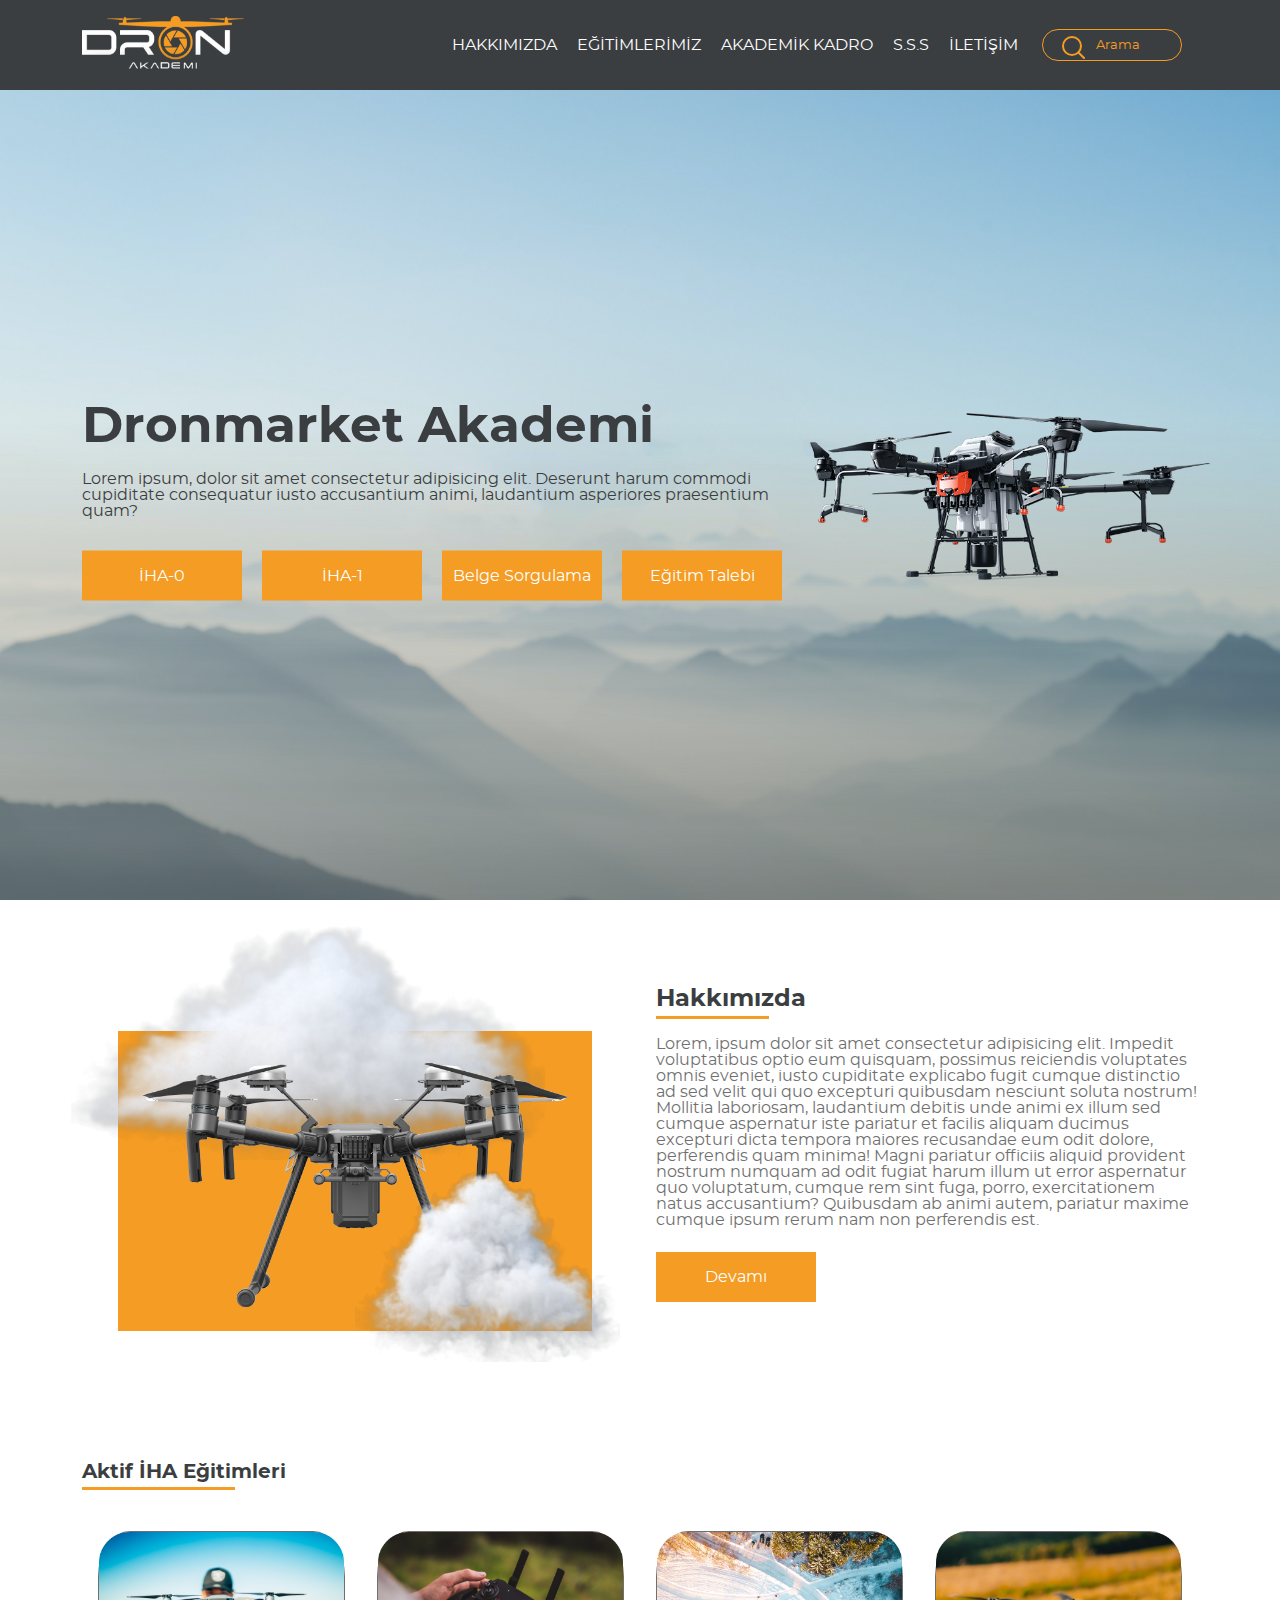
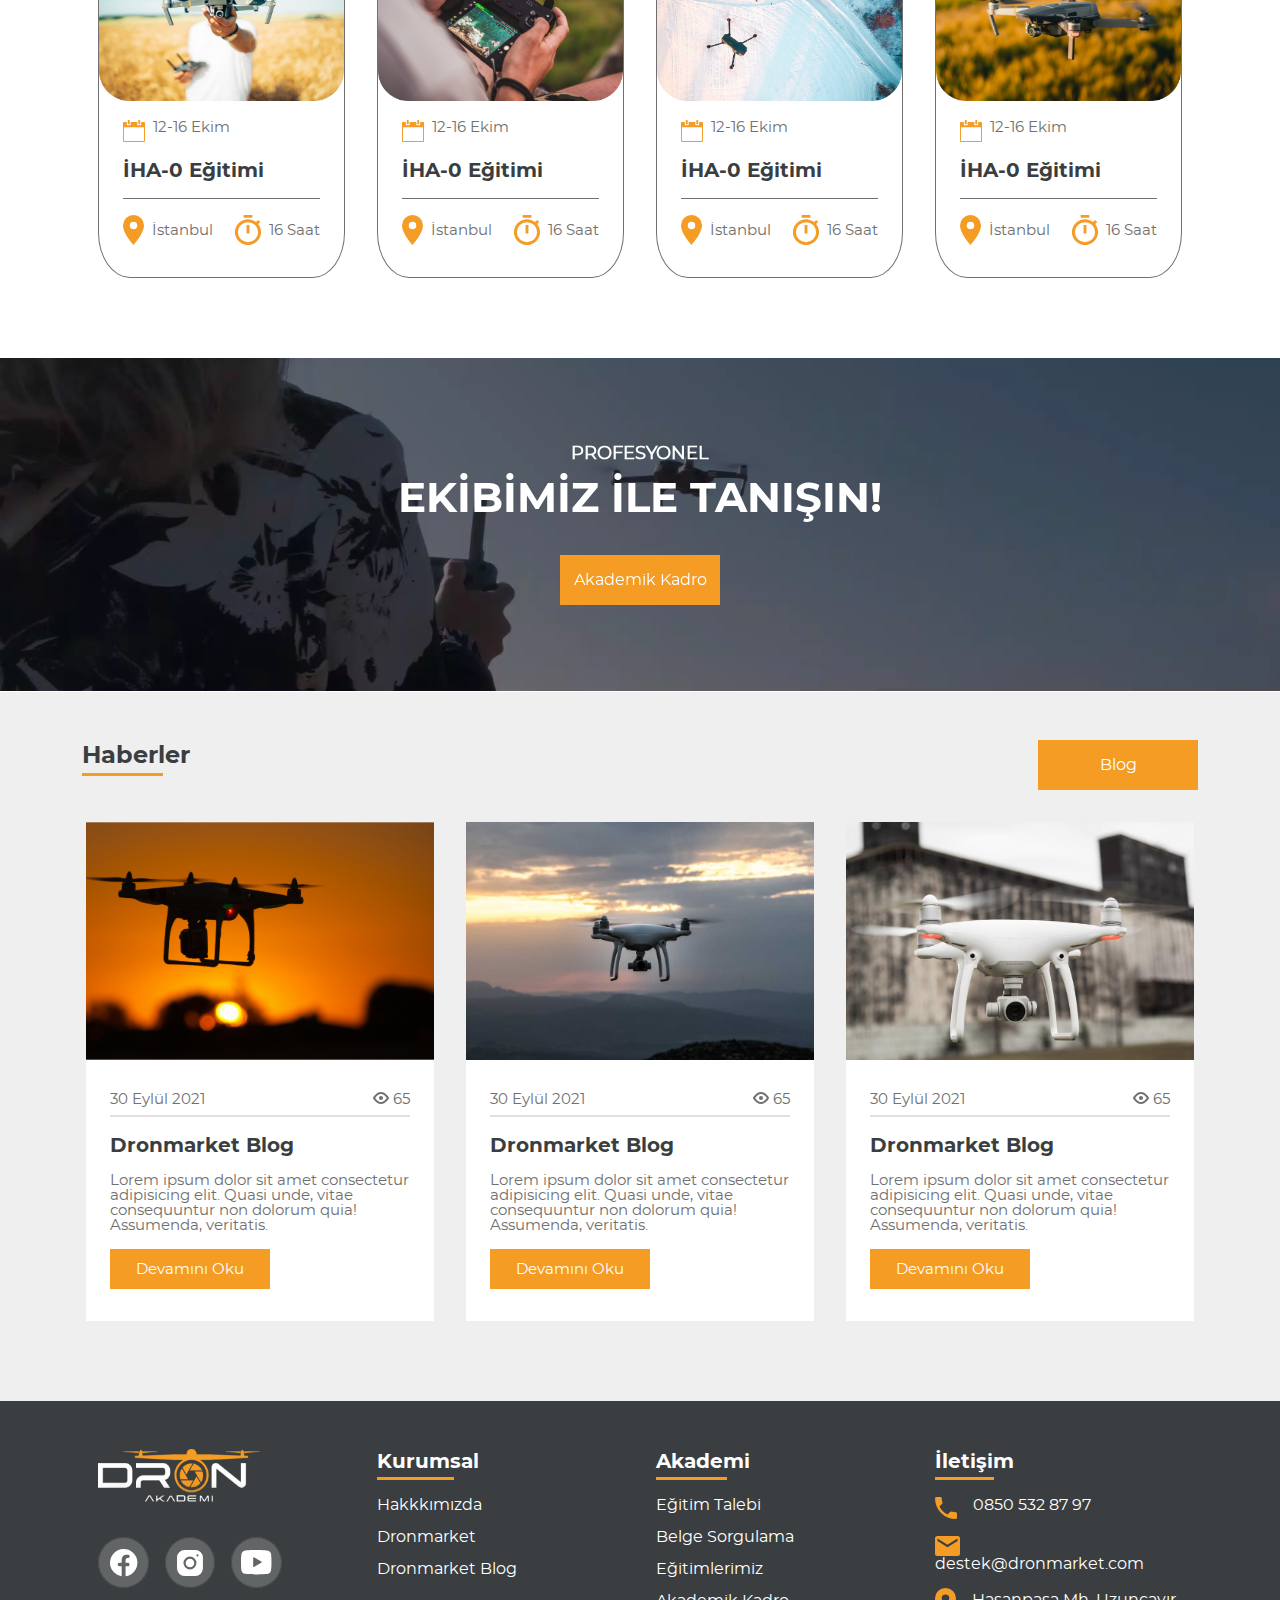
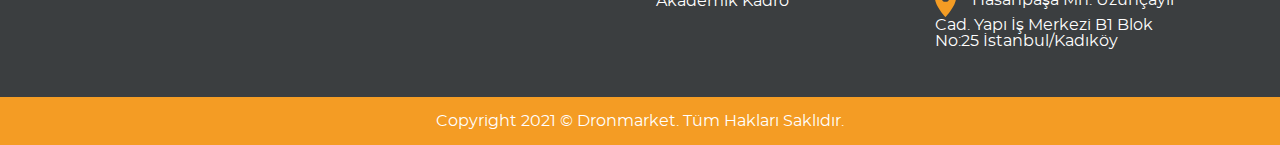
<file: index.html>
<!DOCTYPE html>
<html lang="tr">

<head>
  <meta charset="UTF-8" />
  <meta http-equiv="X-UA-Compatible" content="IE=edge" />
  <meta name="viewport" content="width=device-width, initial-scale=1.0" />
  <title>Dronmarket Akademi</title>
  <link rel="stylesheet" href="./stylesheet/css/style.css" />
  <link rel="stylesheet" href="./stylesheet/css/glider.min.css">
  <style>
    /* Index Header CSS Start */
    header>img {
      height: calc(100vh - 80px);
      width: 100%;
      object-fit: cover;
    }

    #index-header-drone {
      width: 250px;
      position: absolute;
      right: 50%;
      top: 10%;
      transform: translateX(50%);
      z-index: 0;
    }
    @media (max-width: 400px) {
      #index-header-drone {
        width: 200px;
      }
    }

    @media (min-width: 768px) {
      #index-header-drone {
        width: 300px;
        right: 0;
        top: 50%;
        transform: translateY(-50%);
      }
    }

    @media (min-width: 992px) {
      #index-header-drone {
        width: 400px;
      }

      header>img {
        height: calc(100vh - 90px);
      }
    }

    @media (min-width: 1400px) {
      #index-header-drone {
        width: 600px;
      }
    }

    #index-header-content {
      max-width: 400px;
      top: 60%;
      left: 50%;
      transform: translate(-50%, -50%);
      /* transform: translateY(-50%); */
      z-index: 1;
    }

    @media (min-width: 768px) {
      #index-header-content {
        left: 0;
        top: 50%;
        transform: translateY(-50%);
      }
    }

    @media (min-width: 1200px) {
      #index-header-content {
        max-width: 726px;
      }
    }

    .drone-animation {
      animation: drone-animation 5s linear infinite;
    }

    @keyframes drone-animation {
      0% {
        right: 50%;
        top: 6vh;
      }

      25% {
        right: 55%;
        top: 11vh;
      }

      50% {
        right: 50%;
        top: 13vh;
      }

      75% {
        right: 45%;
        top: 11vh;
      }

      100% {
        right: 50%;
        top: 6vh;
      }
    }

    @media (min-width: 768px) {
      @keyframes drone-animation {
        0% {
          right: 0%;
          top: 50%;
        }

        25% {
          right: -3%;
          top: 55%;
        }

        50% {
          right: 0%;
          top: 60%;
        }

        75% {
          right: 3%;
          top: 55%;
        }

        100% {
          right: 0%;
          top: 50%;
        }
      }
    }

    /* Index Header CSS End */

    /* Index About CSS Start */
    #index-about-img-container img:first-child {
      margin-top: -24%;
      margin-left: -10%;
      width: 100%;
    }

    #index-about-img-container img:nth-child(2) {
      margin-top: 8%;
      width: 90%;
      left: 50%;
      transform: translateX(-50%);
      z-index: 2;
    }

    #index-about-img-container img:last-child {
      margin-top: 38%;
      margin-left: 50%;
      z-index: 3;
      width: 56%;
    }

    @media (min-width: 576px) {
      #index-about-img-container img:nth-child(2) {
        margin-top: 10%;
      }

      #index-about-img-container img:last-child {
        margin-top: 40%;
      }
    }

    @media (min-width: 768px) {
      #index-about-img-container img:first-child {
        margin-top: -24%;
      }

      #index-about-img-container img:nth-child(2) {
        margin-top: 0;
      }

      #index-about-img-container img:last-child {
        margin-top: 16%;
      }
    }

    @media (min-width: 1200px) {
      #index-about-img-container img:first-child {
        margin-top: -24%;
      }

      #index-about-img-container img:nth-child(2) {
        margin-top: 4%;
      }

      #index-about-img-container img:last-child {
        margin-top: 28%;
      }
    }

    @media (min-width: 992px) {
      #index-about-img-container img:nth-child(2) {
        margin-top: 10%;
      }

      #index-about-img-container img:last-child {
        margin-top: 40%;
      }
    }

    @media (min-width: 1200px) {
      #index-about-img-container img:first-child {
        margin-top: -24%;
      }

      #index-about-img-container img:nth-child(2) {
        margin-top: 4%;
      }

      #index-about-img-container img:last-child {
        margin-top: 28%;
      }
    }

    @media (min-width: 1400px) {
      #index-about-img-container img:first-child {
        margin-top: -24%;
        margin-left: -10%;
        width: 100%;
      }

      #index-about-img-container img:nth-child(2) {
        margin-top: -10%;
        width: 90%;
        left: 50%;
        transform: translateX(-50%);
        z-index: 2;
      }

      #index-about-img-container img:last-child {
        /* margin-top: -20%; */
        margin-top: 16%;
        margin-left: 50%;
        z-index: 3;
        width: 56%;
      }
    }

    #index-about-min-height {
      min-height: 200px;
    }

    @media (min-width: 576px) {
      #index-about-min-height {
        min-height: 300px;
      }
    }

    .cloud-animation-1 {
      animation: cloud-animation-1 5s linear infinite;
    }

    .cloud-animation-2 {
      animation: cloud-animation-2 3.5s linear infinite;
    }

    @keyframes cloud-animation-1 {
      0% {
        left: 0;
      }

      50% {
        left: -10%;
      }

      100% {
        left: 0;
      }
    }

    @keyframes cloud-animation-2 {
      0% {
        right: 0;
      }

      50% {
        right: -10%;
      }

      100% {
        right: 0;
      }
    }
    /* Index About CSS End */

    /* Index IHA Education Cards CSS Start */
    #index-iha-educations > img {
      /* width: 100%; */
    }
    .index-iha-cards-container {
      border: 1px solid var(--line-primary);
      /* border-radius: 27px; */
      border-radius: 13%;
      transition: .3s;
    }
    .iha-cards-calendar {
      width: 22px;
    }
    .iha-cards-title {
      padding-bottom: 1rem;
      margin-bottom: 1rem;
      border-bottom: 1px solid var(--line-primary);
    }
    .index-iha-cards-container:hover {
      box-shadow: 0px 1px 19px 3px rgba(0,0,0,0.1);
    }
    /* Index IHA Education Cards CSS End */

    /* Index Video CSS Start */
    #index-video-area video {
        min-height: 300px;
        object-fit: cover;
      }
    /* Index Video CSS End */
    
    /* Index News Blog CSS Start */
    .index-blog-cards-content-border {
      border-bottom: 2px solid var(--line-secondary);
      padding-bottom: .5rem;
    }
    .height-40px {
      height: 40px !important;
    }

    .news-blog-cards {
      transition: .3s;
    }

    .news-blog-cards:hover {
      filter: drop-shadow(0px 1px 19px rgba(0, 0, 0, 0.1));
    }
    /* Index News Blog CSS End */
  </style>
</head>

<body>
  <nav id="navbar" class="d-flex align-items-center">
    <div class="w-100 h-100 background-dark d-flex">
      <div class="container d-flex">
        <div id="navbar-images" class="d-flex align-items-center">
          <a href="">
            <img src="./stylesheet/img/nav-logo.png" alt="" id="header-logo" class="img-fluid" />
          </a>
          <img src="./stylesheet/icons/hamburger-menu.svg" alt="" class="ml-auto d-lg-none" id="hamburger-menu" />
        </div>
        <div id="navigations" class="
              d-flex
              ml-auto
              position-lg-static
              flex-column-reverse flex-lg-row
              translateX-100
            ">
          <div id="contact-links" class="
                d-flex d-lg-none
                justify-content-center
                flex-column
                my-auto
                yellow-bg
              ">
            <div id="social-media-links" class="d-flex justify-content-center">
              <a href="" class="mx-1"><img src="./stylesheet/icons/facebook.svg" alt="" /></a>
              <a href="" class="mx-1"><img src="./stylesheet/icons/instagram.svg" alt="" /></a>
              <a href="" class="mx-1"><img src="./stylesheet/icons/youtube.svg" alt="" /></a>
            </div>
            <a href="tel:+908505328797" class="mx-auto my-2 white-text d-flex align-items-center">
              <img src="./stylesheet/icons/phone.svg" alt="" class="mr-1" />
              0850 532 87 97</a>
          </div>
          <ul class="
                white-text
                fs-20-mobile fs-16-tablet
                py-lg-0
                my-lg-auto
                py-1
              ">
            <li><a href="" class="mx-0-5">HAKKIMIZDA</a></li>
            <li><a href="" class="mx-0-5">EĞİTİMLERİMİZ</a></li>
            <li><a href="" class="mx-0-5">AKADEMİK KADRO</a></li>
            <li><a href="" class="mx-0-5">S.S.S</a></li>
            <li><a href="" class="mx-0-5">İLETİŞİM</a></li>
          </ul>
          <form id="search-box" class="my-lg-auto mx-lg-1 m-0" role="search" method="get"
            action="https://akademi.dronmarket.com/">
            <label class="position-relative">
              <input id="search" type="search" placeholder=" Arama" class="py-lg-0-5 py-1 white-text" />
              <span id="search-icon" class="my-auto position-absolute"></span>
            </label>
          </form>
        </div>
      </div>
    </div>
  </nav>
  <main>
    <header class="position-relative">
      <img src="./stylesheet/img/index-header.png" alt="" />
      <div class="container position-absolute w-100 h-100 right-0 left-0 top-0">
        <div id="index-header-content" class="position-absolute container">
          <h1 class="bold primary-text fs-50 pb-1">Dronmarket Akademi</h1>
          <p class="primary-text mb-2">
            Lorem ipsum, dolor sit amet consectetur adipisicing elit. Deserunt
            harum commodi cupiditate consequatur iusto accusantium animi,
            laudantium asperiores praesentium quam?
          </p>
          <div id="index-header-buttons-container">
            <div class="d-flex d-md-inline-block justify-content-around">
              <a href="" class="primary-btn mb-1 mb-xl-0">İHA-0</a>
              <a href="" class="primary-btn ml-0 ml-md-1">İHA-1</a>
            </div>
            <div class="d-flex d-md-inline-block justify-content-around">
              <a href="" class="primary-btn mx-xl-1">Belge Sorgulama</a>
              <a href="" class="primary-btn ml-0 ml-md-1 ml-xl-0">Eğitim Talebi</a>
            </div>
          </div>
        </div>
        <img src="./stylesheet/img/index-header-drone.png" alt="" id="index-header-drone" class="drone-animation" />
      </div>
    </header>
    <section id="index-about-us" class="container">
      <div class="row mt-lg-5 mb-lg-5 mt-3 mb-3 flex-lg-row flex-column">
        <div class="col-lg-6 col-12 p-3">
          <div id="index-about-min-height" class="yellow-bg">
            <div id="index-about-img-container" class="position-relative">
              <img src="./stylesheet/img/cloud-1.png" alt="" class="position-absolute cloud-animation-1">
              <img src="./stylesheet/img/index-about-drone.png" alt="" class="position-absolute">
              <img src="./stylesheet/img/cloud-2.png" alt="" class="position-absolute cloud-animation-2">
            </div>
          </div>
        </div>
        <div class="col-lg-6 col-12 pl-lg-1 mt-lg-0 mt-2">
          <h2 class="d-inline-block title-border-bottom bold primary-text fs-24-mobile">Hakkımızda</h2>
          <p class="py-1-5 secondary-text">Lorem, ipsum dolor sit amet consectetur adipisicing elit. Impedit voluptatibus optio eum
            quisquam, possimus reiciendis voluptates omnis eveniet, iusto cupiditate explicabo fugit cumque distinctio
            ad sed velit qui quo excepturi quibusdam nesciunt soluta nostrum! Mollitia laboriosam, laudantium debitis
            unde animi ex illum sed cumque aspernatur iste pariatur et facilis aliquam ducimus excepturi dicta tempora
            maiores recusandae eum odit dolore, perferendis quam minima! Magni pariatur officiis aliquid provident
            nostrum numquam ad odit fugiat harum illum ut error aspernatur quo voluptatum, cumque rem sint fuga, porro,
            exercitationem natus accusantium? Quibusdam ab animi autem, pariatur maxime cumque ipsum rerum nam non
            perferendis est.</p>
          <a href="" class="primary-btn">Devamı</a>
        </div>
      </div>
    </section>
    <section id="index-iha-educations" class="container mt-5 mb-5">
      <h2 class="d-inline-block mb-3 title-border-bottom bold primary-text fs-20-mobile">Aktif İHA Eğitimleri</h2>
      <div class="row g-0 glider-remove">
        <div class="col-12 col-lg-3 d-flex flex-column px-1">
          <div class="index-iha-cards-container pb-2">
            <img src="./stylesheet/img/index-iha-cards-1.png" alt="" class="img-fluid w-100">
            <div class="iha-cards-content px-1-5">
              <p class="pt-1 d-flex fs-15-mobile secondary-text"><img src="./stylesheet/icons/calendar.svg" alt="" class="mr-0-5 iha-cards-calendar"> 12-16 Ekim</p>
              <p class="bold fs-20-mobile primary-text mt-1 iha-cards-title">İHA-0 Eğitimi</p>
              <div class="d-flex align-items-center">
                <p class="d-flex fs-15-mobile secondary-text align-items-center"><img src="./stylesheet/icons/pin-yellow.svg" alt="" class="vertical-align-middle mr-0-5">İstanbul</p>
                <p class="d-flex fs-15-mobile secondary-text ml-auto align-items-center"><img src="./stylesheet/icons/clock.svg" alt="" class="vertical-align-middle mr-0-5">16 Saat</p>
              </div>
            </div>
          </div>
        </div>
        <div class="col-12 col-lg-3 d-flex flex-column px-1">
          <div class="index-iha-cards-container pb-2">
            <img src="./stylesheet/img/index-iha-cards-2.png" alt="" class="img-fluid w-100">
            <div class="iha-cards-content px-1-5">
              <p class="pt-1 d-flex fs-15-mobile secondary-text"><img src="./stylesheet/icons/calendar.svg" alt="" class="mr-0-5 iha-cards-calendar"> 12-16 Ekim</p>
              <p class="bold fs-20-mobile primary-text mt-1 iha-cards-title">İHA-0 Eğitimi</p>
              <div class="d-flex align-items-center">
                <p class="d-flex fs-15-mobile secondary-text align-items-center"><img src="./stylesheet/icons/pin-yellow.svg" alt="" class="vertical-align-middle mr-0-5">İstanbul</p>
                <p class="d-flex fs-15-mobile secondary-text ml-auto align-items-center"><img src="./stylesheet/icons/clock.svg" alt="" class="vertical-align-middle mr-0-5">16 Saat</p>
              </div>
            </div>
          </div>
        </div>
        <div class="col-12 col-lg-3 d-flex flex-column px-1">
          <div class="index-iha-cards-container pb-2">
            <img src="./stylesheet/img/index-iha-cards-3.png" alt="" class="img-fluid w-100">
            <div class="iha-cards-content px-1-5">
              <p class="pt-1 d-flex fs-15-mobile secondary-text"><img src="./stylesheet/icons/calendar.svg" alt="" class="mr-0-5 iha-cards-calendar"> 12-16 Ekim</p>
              <p class="bold fs-20-mobile primary-text mt-1 iha-cards-title">İHA-0 Eğitimi</p>
              <div class="d-flex align-items-center">
                <p class="d-flex fs-15-mobile secondary-text align-items-center"><img src="./stylesheet/icons/pin-yellow.svg" alt="" class="vertical-align-middle mr-0-5">İstanbul</p>
                <p class="d-flex fs-15-mobile secondary-text ml-auto align-items-center"><img src="./stylesheet/icons/clock.svg" alt="" class="vertical-align-middle mr-0-5">16 Saat</p>
              </div>
            </div>
          </div>
        </div>
        <div class="col-12 col-lg-3 d-flex flex-column px-1">
          <div class="index-iha-cards-container pb-2">
            <img src="./stylesheet/img/index-iha-cards-4.png" alt="" class="img-fluid w-100">
            <div class="iha-cards-content px-1-5">
              <p class="pt-1 d-flex fs-15-mobile secondary-text"><img src="./stylesheet/icons/calendar.svg" alt="" class="mr-0-5 iha-cards-calendar"> 12-16 Ekim</p>
              <p class="bold fs-20-mobile primary-text mt-1 iha-cards-title">İHA-0 Eğitimi</p>
              <div class="d-flex align-items-center">
                <p class="d-flex fs-15-mobile secondary-text align-items-center"><img src="./stylesheet/icons/pin-yellow.svg" alt="" class="vertical-align-middle mr-0-5">İstanbul</p>
                <p class="d-flex fs-15-mobile secondary-text ml-auto align-items-center"><img src="./stylesheet/icons/clock.svg" alt="" class="vertical-align-middle mr-0-5">16 Saat</p>
              </div>
            </div>
          </div>
        </div>
      </div>
      <div role="tablist" class="dots"></div>
    </section>
    <section id="index-video-area" class="position-relative">
      <video muted playsinline loop autoplay class="img-fluid d-block">
        <source src="./stylesheet/vid/video.mp4" type="video/mp4">
      </video>
      <div class="position-absolute abs-center white-text d-flex flex-column justify-content-center align-items-center">
        <h4 class="fs-32 fs-18-mobile text-center">PROFESYONEL</h4>
        <h3 class="fs-42 fs-28-mobile text-center mt-0-5 bold">EKİBİMİZ İLE TANIŞIN!</h3>
        <a href="" class="mt-2 primary-btn">Akademik Kadro</a>
      </div>
    </section>
    <section id="index-news-blog" class="pt-3 pb-5 background-light">
      <div class="container">
        <div class="d-flex">
          <h2 class="d-inline-block title-border-bottom bold primary-text fs-24-mobile">Haberler</h2>
          <a href="" class="primary-btn ml-auto">Blog</a>
        </div>
        <div class="row mt-2 glider-remove">
          <div class="col-lg-4 col-12 news-blog-cards px-1 d-flex flex-column">
            <img src="./stylesheet/img/index-blog-1.png" alt="" class="img-fluid">
            <div class="index-blog-cards-content px-1-5 py-2 white-bg">
              <p class="d-flex secondary-text fs-15-mobile index-blog-cards-content-border">
                <span>30 Eylül 2021</span>
                <span class="ml-auto"><img src="./stylesheet/icons/eye.svg" alt=""> 65</span>
              </p>
              <h4 class="bold fs-20-mobile primary-text mt-1">Dronmarket Blog</h4>
              <p class="pt-1 fs-15-mobile secondary-text">Lorem ipsum dolor sit amet consectetur adipisicing elit. Quasi unde, vitae consequuntur non dolorum quia! Assumenda, veritatis.</p>
              <a href="" class="primary-btn mt-1 height-40px fs-15-mobile">Devamını Oku</a>
            </div>
          </div>
          <div class="col-lg-4 col-12 news-blog-cards px-1 d-flex flex-column">
            <img src="./stylesheet/img/index-blog-2.png" alt="" class="img-fluid">
            <div class="index-blog-cards-content px-1-5 py-2 white-bg">
              <p class="d-flex secondary-text fs-15-mobile index-blog-cards-content-border">
                <span>30 Eylül 2021</span>
                <span class="ml-auto"><img src="./stylesheet/icons/eye.svg" alt=""> 65</span>
              </p>
              <h4 class="bold fs-20-mobile primary-text mt-1">Dronmarket Blog</h4>
              <p class="pt-1 fs-15-mobile secondary-text">Lorem ipsum dolor sit amet consectetur adipisicing elit. Quasi unde, vitae consequuntur non dolorum quia! Assumenda, veritatis.</p>
              <a href="" class="primary-btn mt-1 height-40px fs-15-mobile">Devamını Oku</a>
            </div>
          </div>
          <div class="col-lg-4 col-12 news-blog-cards px-1 d-flex flex-column">
            <img src="./stylesheet/img/index-blog-3.png" alt="" class="img-fluid">
            <div class="index-blog-cards-content px-1-5 py-2 white-bg">
              <p class="d-flex secondary-text fs-15-mobile index-blog-cards-content-border">
                <span>30 Eylül 2021</span>
                <span class="ml-auto"><img src="./stylesheet/icons/eye.svg" alt=""> 65</span>
              </p>
              <h4 class="bold fs-20-mobile primary-text mt-1">Dronmarket Blog</h4>
              <p class="pt-1 fs-15-mobile secondary-text">Lorem ipsum dolor sit amet consectetur adipisicing elit. Quasi unde, vitae consequuntur non dolorum quia! Assumenda, veritatis.</p>
              <a href="" class="primary-btn mt-1 height-40px fs-15-mobile">Devamını Oku</a>
            </div>
          </div>
        </div>
      </div>
      <div role="tablist" class="dots2"></div>
    </section>
  </main>
  <footer>
    <div class="background-dark white-text pt-3 pb-3">
      <div class="container">
        <div class="row g-0 justify-content-center">
          <div
            class="col-lg-3 col-12 py-2 py-lg-0 px-md-1 order-last order-lg-first d-flex flex-column align-items-lg-left align-items-center">
            <img src="./stylesheet/img/nav-logo.png" alt="">
            <div class="d-flex mt-2">
              <a href="" class="mr-0-5"><img src="./stylesheet/icons/facebook-light.svg" alt="" /></a>
              <a href="" class="mx-0-5"><img src="./stylesheet/icons/instagram-light.svg" alt="" /></a>
              <a href="" class="ml-0-5"><img src="./stylesheet/icons/youtube-light.svg" alt="" /></a>
            </div>
          </div>
          <div class="col-lg-3 col-12 py-2 py-lg-0 px-md-1">
            <span class="fs-20-mobile bold title-border-bottom">Kurumsal</span>
            <ul>
              <li><a href="" class="d-inline-block mb-1 mt-1-5">Hakkkımızda</li></a>
              <li><a href="" class="d-inline-block">Dronmarket</li></a>
              <li><a href="" class="d-inline-block mt-1">Dronmarket Blog</li></a>
            </ul>
          </div>
          <div class="col-lg-3 col-12 py-2 py-lg-0 px-md-1">
            <span class="fs-20-mobile bold title-border-bottom">Akademi</span>
            <ul>
              <li><a href="" class="d-inline-block mb-1 mt-1-5">Eğitim Talebi</li></a>
              <li><a href="" class="d-inline-block">Belge Sorgulama</li></a>
              <li><a href="" class="d-inline-block my-1">Eğitimlerimiz</li></a>
              <li><a href="" class="d-inline-block">Akademik Kadro</li></a>
            </ul>
          </div>
          <div class="col-lg-3 col-12 py-2 py-lg-0 px-md-1">
            <span class="fs-20-mobile bold title-border-bottom">İletişim</span>
            <ul>
              <li><a href="tel:+908505328797" class="d-inline-block mb-1 mt-1-5"><img
                    src="./stylesheet/icons/phone-yellow.svg" alt="" class="mr-1 vertical-align-middle" />0850 532 87
                  97</a></li>
              <li><a href="mailto:destek@dronmarket.com" class="d-inline-block"><img
                    src="./stylesheet/icons/mail-yellow.svg" alt=""
                    class="mr-1 vertical-align-middle" />destek@dronmarket.com</a></li>
              <li><a href="https://g.page/dronmarket?share" target="_blank" class="d-inline-block mt-1"><img
                    src="./stylesheet/icons/pin-yellow.svg" alt="" class="mr-1 vertical-align-middle" />Hasanpaşa Mh.
                  Uzunçayır Cad. Yapı İş Merkezi B1 Blok No:25 İstanbul/Kadıköy</a></li>
            </ul>
          </div>
        </div>
      </div>
    </div>
  <div class="yellow-bg">
      <p class="text-center white-text py-1">Copyright 2021 © Dronmarket. Tüm Hakları Saklıdır.</p>
    </div>
  </footer>

  <script src="./stylesheet/js/main.js"></script>
  <script src="./stylesheet/js/glider.min.js"></script>
</body>

</html>
</file>
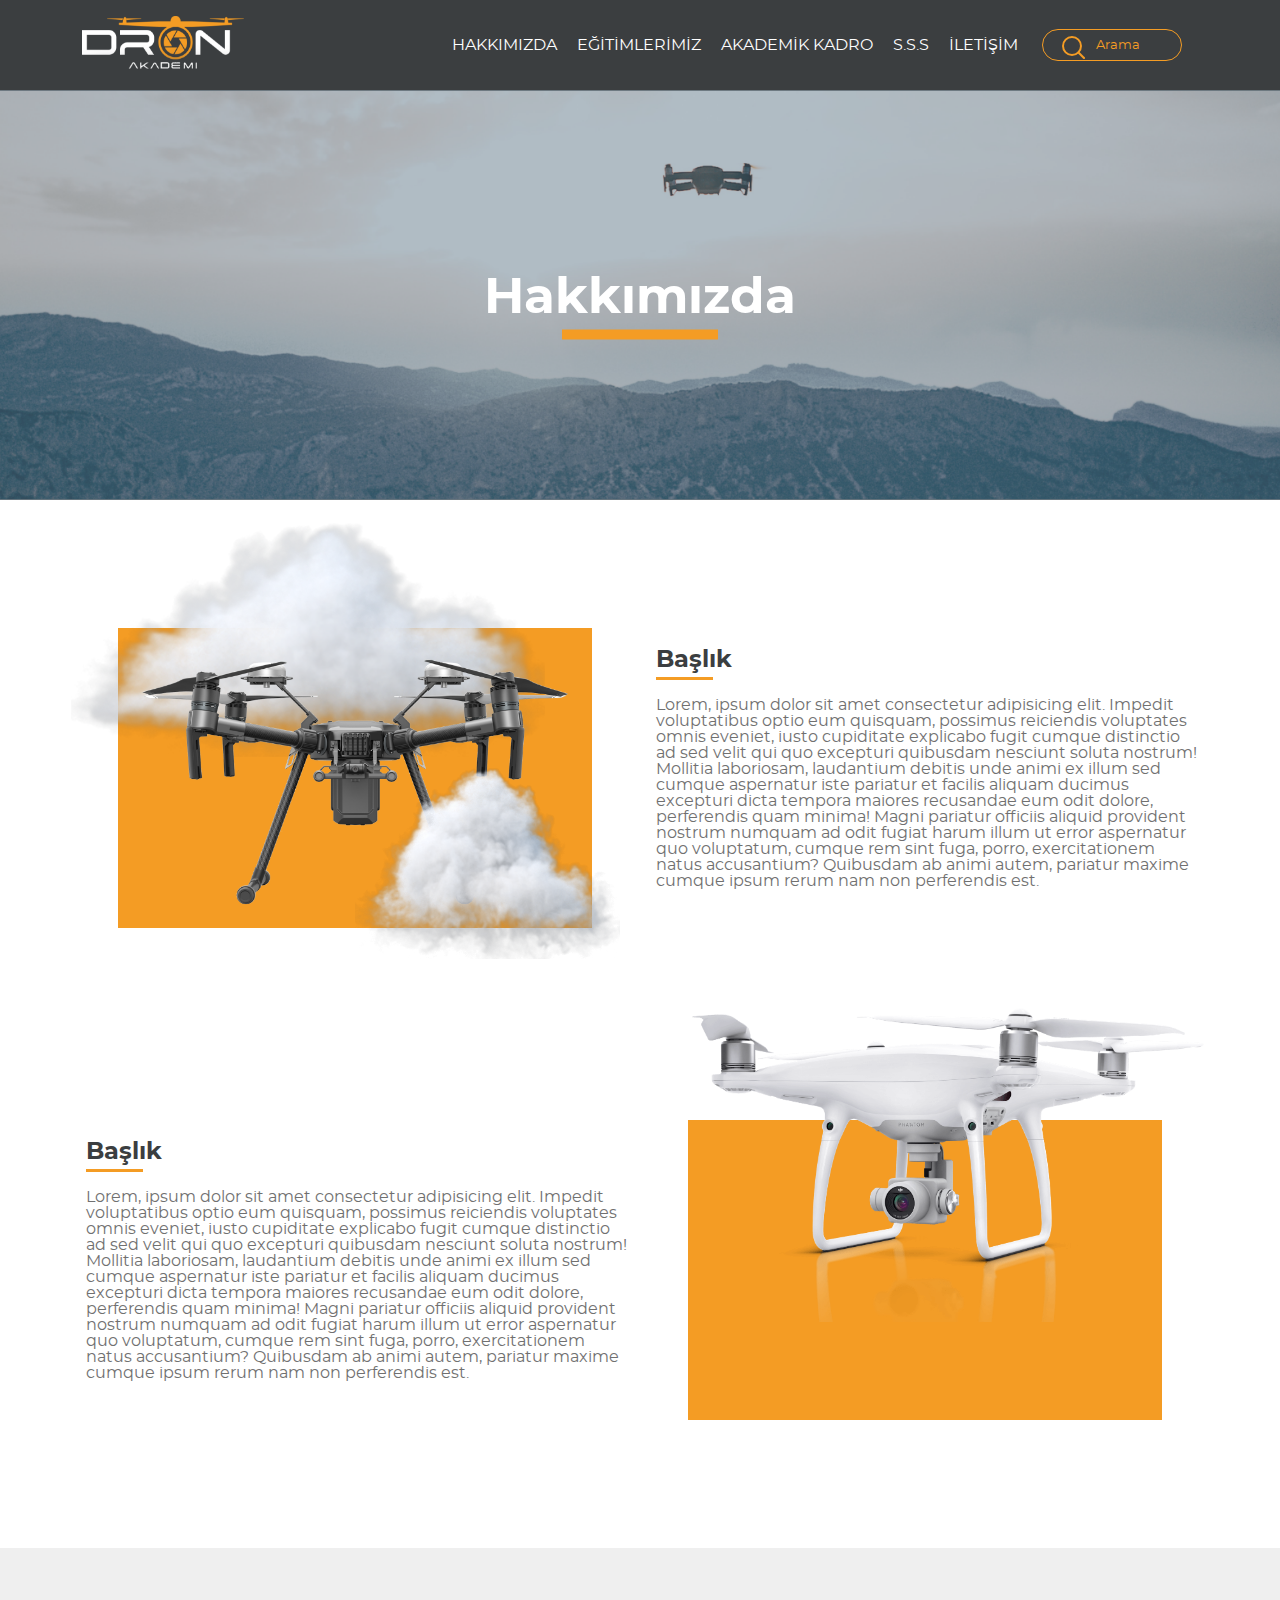
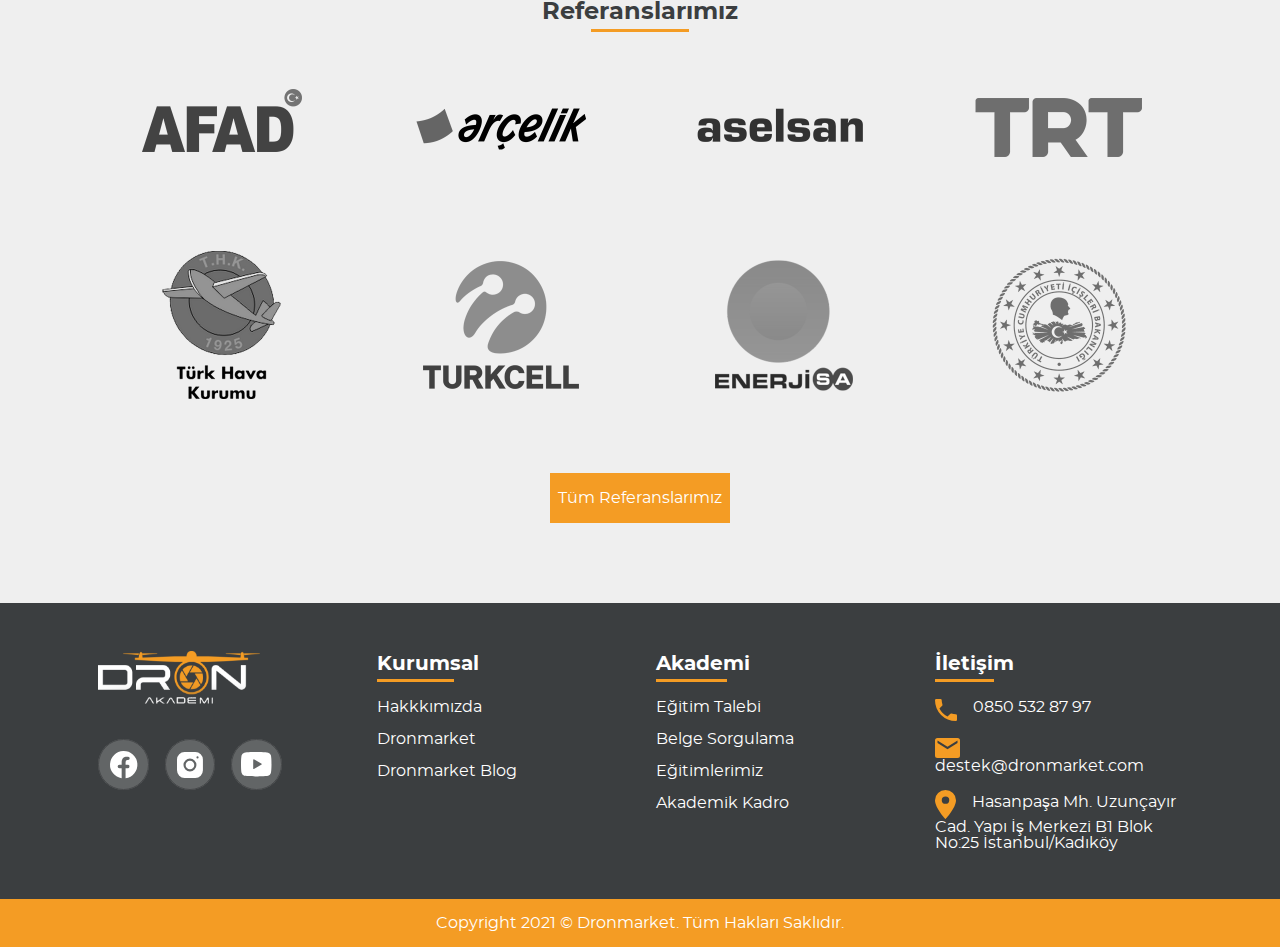
<file: about-us.html>
<!DOCTYPE html>
<html lang="tr">

<head>
  <meta charset="UTF-8">
  <meta http-equiv="X-UA-Compatible" content="IE=edge">
  <meta name="viewport" content="width=device-width, initial-scale=1.0">
  <title>Hakkımızda</title>
  <link rel="stylesheet" href="./stylesheet/css/style.css" />
  <link rel="stylesheet" href="./stylesheet/css/glider.min.css">
  <style>
    header>img {
      height: calc(50vh - 40px);
      object-fit: cover;
      width: 100%;
    }

    #about-img-container img:first-child {
      margin-top: -24%;
      margin-left: -10%;
      width: 100%;
    }

    #about-img-container img:nth-child(2) {
      margin-top: 8%;
      width: 90%;
      left: 50%;
      transform: translateX(-50%);
      z-index: 2;
    }

    #about-img-container img:last-child {
      margin-top: 38%;
      margin-left: 50%;
      z-index: 3;
      width: 56%;
    }

    #about-drone-container img {
      width: 120%;
      height: auto;
      margin-top: -28%;
      transform: translateX(-50%);
      left: 50%;
    }

    @media (min-width: 576px) {
      #about-img-container img:nth-child(2) {
        margin-top: 10%;
      }

      #about-img-container img:last-child {
        margin-top: 40%;
      }
    }

    @media (min-width: 768px) {
      #about-img-container img:first-child {
        margin-top: -24%;
      }

      #about-img-container img:nth-child(2) {
        margin-top: 0;
      }

      #about-img-container img:last-child {
        margin-top: 16%;
      }

      #about-drone-container img {
        width: 120%;
      }
    }

    @media (min-width: 1200px) {
      #about-img-container img:first-child {
        margin-top: -24%;
      }

      #about-img-container img:nth-child(2) {
        margin-top: 4%;
      }

      #about-img-container img:last-child {
        margin-top: 28%;
      }
    }

    @media (min-width: 992px) {
      #about-img-container img:nth-child(2) {
        margin-top: 10%;
      }

      #about-img-container img:last-child {
        margin-top: 40%;
      }
    }

    @media (min-width: 1200px) {
      #about-img-container img:first-child {
        margin-top: -24%;
      }

      #about-img-container img:nth-child(2) {
        margin-top: 4%;
      }

      #about-img-container img:last-child {
        margin-top: 28%;
      }
    }

    @media (min-width: 1400px) {
      #about-img-container img:first-child {
        margin-top: -24%;
        margin-left: -10%;
        width: 100%;
      }

      #about-img-container img:nth-child(2) {
        margin-top: -10%;
        width: 90%;
        left: 50%;
        transform: translateX(-50%);
        z-index: 2;
      }

      #about-img-container img:last-child {
        /* margin-top: -20%; */
        margin-top: 16%;
        margin-left: 50%;
        z-index: 3;
        width: 56%;
      }
    }

    #about-min-height {
      min-height: 200px;
    }

    @media (min-width: 576px) {
      #about-min-height {
        min-height: 300px;
      }
    }

    /* Our Brands Section CSS Start */
    #brand-1,
    #brand-2,
    #brand-3,
    #brand-4,
    #brand-5,
    #brand-6,
    #brand-7,
    #brand-8 {
      width: 150px;
      height: 150px;
      background-position: center;
      background-repeat: no-repeat;
      background-size: contain;
    }
    
    @media (min-width: 992px) {
      #brand-1,
      #brand-2,
      #brand-3,
      #brand-4,
      #brand-5,
      #brand-6,
      #brand-7,
      #brand-8 {
        width: 200px;
        height: 200px;
      }
    }

    #brand-1 {
      background-image: url('./stylesheet/img/referanslar/siyah/afad.png');
    }

    #brand-1:hover {
      background-image: url('./stylesheet/img/referanslar/renkli/afad.png');
    }

    #brand-2 {
      background-image: url('./stylesheet/img/referanslar/siyah/arcelik.png');
    }

    #brand-2:hover {
      background-image: url('./stylesheet/img/referanslar/renkli/arcelik.png');
    }

    #brand-3 {
      background-image: url('./stylesheet/img/referanslar/siyah/aselsan.png');
    }

    #brand-3:hover {
      background-image: url('./stylesheet/img/referanslar/renkli/aselsan.png');
    }

    #brand-4 {
      background-image: url('./stylesheet/img/referanslar/siyah/trt.png');
    }

    #brand-4:hover {
      background-image: url('./stylesheet/img/referanslar/renkli/trt.png');
    }

    #brand-5 {
      background-image: url('./stylesheet/img/referanslar/siyah/hava.png');
    }

    #brand-5:hover {
      background-image: url('./stylesheet/img/referanslar/renkli/hava.png');
    }

    #brand-6 {
      background-image: url('./stylesheet/img/referanslar/siyah/turkcell.png');
    }

    #brand-6:hover {
      background-image: url('./stylesheet/img/referanslar/renkli/turkcell.png');
    }

    #brand-7 {
      background-image: url('./stylesheet/img/referanslar/siyah/enerjisa.png');
    }

    #brand-7:hover {
      background-image: url('./stylesheet/img/referanslar/renkli/enerjisa.png');
    }

    #brand-8 {
      background-image: url('./stylesheet/img/referanslar/siyah/bakanlik.png');
    }

    #brand-8:hover {
      background-image: url('./stylesheet/img/referanslar/renkli/bakanlik.png');
    }

    .primary-btn {
      width: 180px;
    }

    #our-brands h2 {
      display: inline-block;
      position: relative;
      left: 50%;
      transform: translateX(-50%);
    }

    #our-brands h2::after {
      content: '';
      border-bottom: 3px solid var(--yellow);
      width: 50%;
      display: block;
      position: absolute;
      margin-top: 4px;
      left: 50%;
      transform: translateX(-50%);
    }

    /* Our Brands Section CSS End */
  </style>
</head>

<body>
  <nav id="navbar" class="d-flex align-items-center">
    <div class="w-100 h-100 background-dark d-flex">
      <div class="container d-flex">
        <div id="navbar-images" class="d-flex align-items-center">
          <a href="">
            <img src="./stylesheet/img/nav-logo.png" alt="" id="header-logo" class="img-fluid" />
          </a>
          <img src="./stylesheet/icons/hamburger-menu.svg" alt="" class="ml-auto d-lg-none" id="hamburger-menu" />
        </div>
        <div id="navigations" class="
              d-flex
              ml-auto
              position-lg-static
              flex-column-reverse flex-lg-row
              translateX-100
            ">
          <div id="contact-links" class="
                d-flex d-lg-none
                justify-content-center
                flex-column
                my-auto
                yellow-bg
              ">
            <div id="social-media-links" class="d-flex justify-content-center">
              <a href="" class="mx-1"><img src="./stylesheet/icons/facebook.svg" alt="" /></a>
              <a href="" class="mx-1"><img src="./stylesheet/icons/instagram.svg" alt="" /></a>
              <a href="" class="mx-1"><img src="./stylesheet/icons/youtube.svg" alt="" /></a>
            </div>
            <a href="tel:+908505328797" class="mx-auto my-2 white-text d-flex align-items-center">
              <img src="./stylesheet/icons/phone.svg" alt="" class="mr-1" />
              0850 532 87 97</a>
          </div>
          <ul class="
                white-text
                fs-20-mobile fs-16-tablet
                py-lg-0
                my-lg-auto
                py-1
              ">
            <li><a href="" class="mx-0-5">HAKKIMIZDA</a></li>
            <li><a href="" class="mx-0-5">EĞİTİMLERİMİZ</a></li>
            <li><a href="" class="mx-0-5">AKADEMİK KADRO</a></li>
            <li><a href="" class="mx-0-5">S.S.S</a></li>
            <li><a href="" class="mx-0-5">İLETİŞİM</a></li>
          </ul>
          <form id="search-box" class="my-lg-auto mx-lg-1 m-0" role="search" method="get"
            action="https://akademi.dronmarket.com/">
            <label class="position-relative">
              <input id="search" type="search" placeholder=" Arama" class="py-lg-0-5 py-1 white-text" />
              <span id="search-icon" class="my-auto position-absolute"></span>
            </label>
          </form>
        </div>
      </div>
    </div>
  </nav>
  <main>
    <header class="position-relative">
      <img src="./stylesheet/img/about-us-header.png" alt="" class="d-block">
      <h1 class="position-absolute white-text abs-center fs-50 header-h1-bottom bold">Hakkımızda</h1>
    </header>
    <section id="about-us" class="container">
      <div class="row mt-lg-5 mb-lg-5 mt-3 mb-3 flex-lg-row flex-column">
        <div class="col-lg-6 col-12 p-3">
          <div id="about-min-height" class="yellow-bg">
            <div id="about-img-container" class="position-relative">
              <img src="./stylesheet/img/cloud-1.png" alt="" class="position-absolute">
              <img src="./stylesheet/img/index-about-drone.png" alt="" class="position-absolute">
              <img src="./stylesheet/img/cloud-2.png" alt="" class="position-absolute">
            </div>
          </div>
        </div>
        <div class="col-lg-6 col-12 pl-lg-1 mt-lg-0 mt-2 d-flex justify-content-center flex-column">
          <h2 class="d-inline-block title-border-bottom bold primary-text fs-24-mobile mr-auto">Başlık</h2>
          <p class="py-1-5 secondary-text">Lorem, ipsum dolor sit amet consectetur adipisicing elit. Impedit
            voluptatibus optio eum
            quisquam, possimus reiciendis voluptates omnis eveniet, iusto cupiditate explicabo fugit cumque distinctio
            ad sed velit qui quo excepturi quibusdam nesciunt soluta nostrum! Mollitia laboriosam, laudantium debitis
            unde animi ex illum sed cumque aspernatur iste pariatur et facilis aliquam ducimus excepturi dicta tempora
            maiores recusandae eum odit dolore, perferendis quam minima! Magni pariatur officiis aliquid provident
            nostrum numquam ad odit fugiat harum illum ut error aspernatur quo voluptatum, cumque rem sint fuga, porro,
            exercitationem natus accusantium? Quibusdam ab animi autem, pariatur maxime cumque ipsum rerum nam non
            perferendis est.</p>
        </div>
      </div>
      <div class="row mt-lg-5 mb-lg-5 mt-3 mb-3 flex-lg-row flex-column pt-lg-1 pt-3">
        <div class="col-lg-6 col-12 p-3 order-lg-last order-first">
          <div id="about-min-height" class="yellow-bg">
            <div id="about-drone-container" class="position-relative">
              <img src="./stylesheet/img/about-us-drone.png" alt="" class="position-absolute">
            </div>
          </div>
        </div>
        <div class="col-lg-6 col-12 pl-lg-1 mt-lg-0 mt-2 d-flex justify-content-center flex-column">
          <h2 class="d-inline-block title-border-bottom bold primary-text fs-24-mobile mr-auto">Başlık</h2>
          <p class="py-1-5 secondary-text">Lorem, ipsum dolor sit amet consectetur adipisicing elit. Impedit
            voluptatibus optio eum
            quisquam, possimus reiciendis voluptates omnis eveniet, iusto cupiditate explicabo fugit cumque distinctio
            ad sed velit qui quo excepturi quibusdam nesciunt soluta nostrum! Mollitia laboriosam, laudantium debitis
            unde animi ex illum sed cumque aspernatur iste pariatur et facilis aliquam ducimus excepturi dicta tempora
            maiores recusandae eum odit dolore, perferendis quam minima! Magni pariatur officiis aliquid provident
            nostrum numquam ad odit fugiat harum illum ut error aspernatur quo voluptatum, cumque rem sint fuga, porro,
            exercitationem natus accusantium? Quibusdam ab animi autem, pariatur maxime cumque ipsum rerum nam non
            perferendis est.</p>
        </div>
      </div>
    </section>
    <section id="our-brands" class="background-light pb-5 pt-3">
      <div class="container">
        <h2 class="text-center bold primary-text">Referanslarımız</h2>
        <div class="row g-0 glider-remove-brands mt-2 mt-lg-0">
          <div class="col-lg-3 col-12 d-flex justify-content-center">
            <div id="brand-1"></div>
          </div>
          <div class="col-lg-3 col-12 d-flex justify-content-center">
            <div id="brand-2"></div>
          </div>
          <div class="col-lg-3 col-12 d-flex justify-content-center">
            <div id="brand-3"></div>
          </div>
          <div class="col-lg-3 col-12 d-flex justify-content-center">
            <div id="brand-4"></div>
          </div>
          <div class="col-lg-3 col-12 d-flex justify-content-center">
            <div id="brand-5"></div>
          </div>
          <div class="col-lg-3 col-12 d-flex justify-content-center">
            <div id="brand-6"></div>
          </div>
          <div class="col-lg-3 col-12 d-flex justify-content-center">
            <div id="brand-7"></div>
          </div>
          <div class="col-lg-3 col-12 d-flex justify-content-center">
            <div id="brand-8"></div>
          </div>
        </div>
        <div role="tablist" class="dots3"></div>
        <div class="d-flex justify-content-center mt-3">
          <a href="" class="primary-btn">Tüm Referanslarımız</a>
        </div>
      </div>
    </section>
  </main>
  <footer>
    <div class="background-dark white-text pt-3 pb-3">
      <div class="container">
        <div class="row g-0 justify-content-center">
          <div
            class="col-lg-3 col-12 py-2 py-lg-0 px-md-1 order-last order-lg-first d-flex flex-column align-items-lg-left align-items-center">
            <img src="./stylesheet/img/nav-logo.png" alt="">
            <div class="d-flex mt-2">
              <a href="" class="mr-0-5"><img src="./stylesheet/icons/facebook-light.svg" alt="" /></a>
              <a href="" class="mx-0-5"><img src="./stylesheet/icons/instagram-light.svg" alt="" /></a>
              <a href="" class="ml-0-5"><img src="./stylesheet/icons/youtube-light.svg" alt="" /></a>
            </div>
          </div>
          <div class="col-lg-3 col-12 py-2 py-lg-0 px-md-1">
            <span class="fs-20-mobile bold title-border-bottom">Kurumsal</span>
            <ul>
              <li><a href="" class="d-inline-block mb-1 mt-1-5">Hakkkımızda</li></a>
              <li><a href="" class="d-inline-block">Dronmarket</li></a>
              <li><a href="" class="d-inline-block mt-1">Dronmarket Blog</li></a>
            </ul>
          </div>
          <div class="col-lg-3 col-12 py-2 py-lg-0 px-md-1">
            <span class="fs-20-mobile bold title-border-bottom">Akademi</span>
            <ul>
              <li><a href="" class="d-inline-block mb-1 mt-1-5">Eğitim Talebi</li></a>
              <li><a href="" class="d-inline-block">Belge Sorgulama</li></a>
              <li><a href="" class="d-inline-block my-1">Eğitimlerimiz</li></a>
              <li><a href="" class="d-inline-block">Akademik Kadro</li></a>
            </ul>
          </div>
          <div class="col-lg-3 col-12 py-2 py-lg-0 px-md-1">
            <span class="fs-20-mobile bold title-border-bottom">İletişim</span>
            <ul>
              <li><a href="tel:+908505328797" class="d-inline-block mb-1 mt-1-5"><img
                    src="./stylesheet/icons/phone-yellow.svg" alt="" class="mr-1 vertical-align-middle" />0850 532 87
                  97</a></li>
              <li><a href="mailto:destek@dronmarket.com" class="d-inline-block"><img
                    src="./stylesheet/icons/mail-yellow.svg" alt=""
                    class="mr-1 vertical-align-middle" />destek@dronmarket.com</a></li>
              <li><a href="https://g.page/dronmarket?share" target="_blank" class="d-inline-block mt-1"><img
                    src="./stylesheet/icons/pin-yellow.svg" alt="" class="mr-1 vertical-align-middle" />Hasanpaşa Mh.
                  Uzunçayır Cad. Yapı İş Merkezi B1 Blok No:25 İstanbul/Kadıköy</a></li>
            </ul>
          </div>
        </div>
      </div>
    </div>
  <div class="yellow-bg">
      <p class="text-center white-text py-1">Copyright 2021 © Dronmarket. Tüm Hakları Saklıdır.</p>
    </div>
  </footer>
  <script src="./stylesheet/js/glider.min.js"></script>
  <script src="./stylesheet/js/main.js"></script>
</body>

</html>
</file>
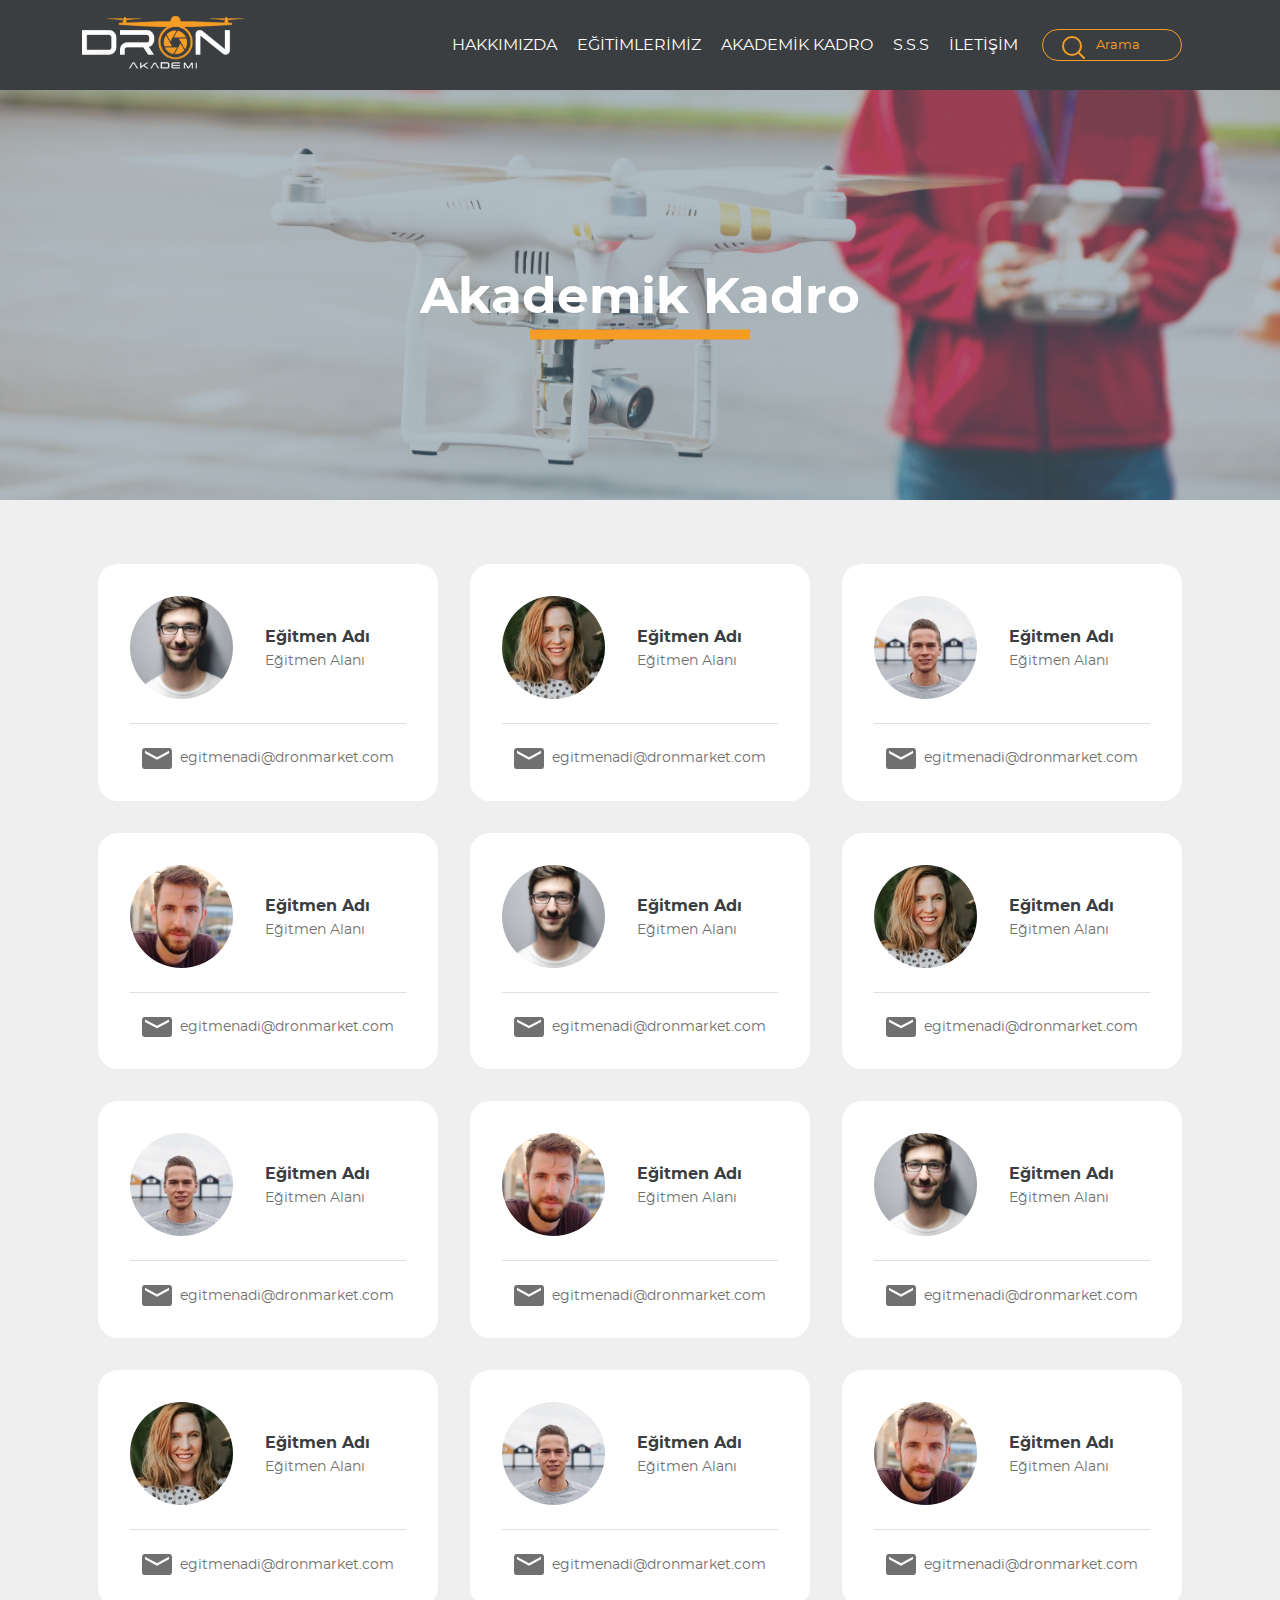
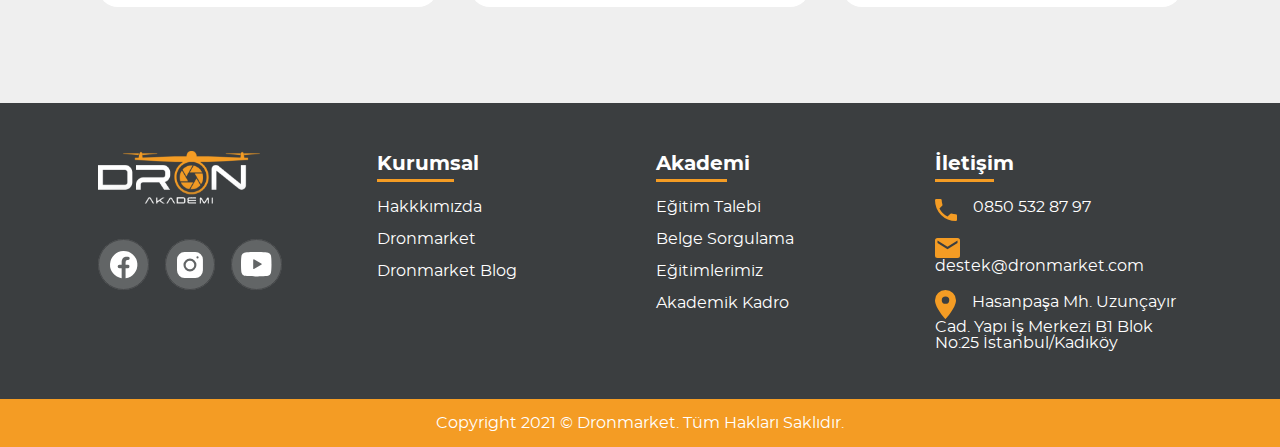
<file: academic-staff.html>
<!DOCTYPE html>
<html lang="tr">

<head>
  <meta charset="UTF-8">
  <meta http-equiv="X-UA-Compatible" content="IE=edge">
  <meta name="viewport" content="width=device-width, initial-scale=1.0">
  <title>Akademik Kadro</title>
  <link rel="stylesheet" href="./stylesheet/css/style.css" />
  <style>
    header>img {
      height: calc(50vh - 40px);
      object-fit: cover;
      width: 100%;
    }

    #academic-staff .col-lg-4  .white-bg {
      border-radius: 20px;
    }

    .staff-cards-border {
      border-bottom: 1px solid var(--line-secondary);
    }
  </style>
</head>

<body>
  <nav id="navbar" class="d-flex align-items-center">
    <div class="w-100 h-100 background-dark d-flex">
      <div class="container d-flex">
        <div id="navbar-images" class="d-flex align-items-center">
          <a href="">
            <img src="./stylesheet/img/nav-logo.png" alt="" id="header-logo" class="img-fluid" />
          </a>
          <img src="./stylesheet/icons/hamburger-menu.svg" alt="" class="ml-auto d-lg-none" id="hamburger-menu" />
        </div>
        <div id="navigations" class="
              d-flex
              ml-auto
              position-lg-static
              flex-column-reverse flex-lg-row
              translateX-100
            ">
          <div id="contact-links" class="
                d-flex d-lg-none
                justify-content-center
                flex-column
                my-auto
                yellow-bg
              ">
            <div id="social-media-links" class="d-flex justify-content-center">
              <a href="" class="mx-1"><img src="./stylesheet/icons/facebook.svg" alt="" /></a>
              <a href="" class="mx-1"><img src="./stylesheet/icons/instagram.svg" alt="" /></a>
              <a href="" class="mx-1"><img src="./stylesheet/icons/youtube.svg" alt="" /></a>
            </div>
            <a href="tel:+908505328797" class="mx-auto my-2 white-text d-flex align-items-center">
              <img src="./stylesheet/icons/phone.svg" alt="" class="mr-1" />
              0850 532 87 97</a>
          </div>
          <ul class="
                white-text
                fs-20-mobile fs-16-tablet
                py-lg-0
                my-lg-auto
                py-1
              ">
            <li><a href="" class="mx-0-5">HAKKIMIZDA</a></li>
            <li><a href="" class="mx-0-5">EĞİTİMLERİMİZ</a></li>
            <li><a href="" class="mx-0-5">AKADEMİK KADRO</a></li>
            <li><a href="" class="mx-0-5">S.S.S</a></li>
            <li><a href="" class="mx-0-5">İLETİŞİM</a></li>
          </ul>
          <form id="search-box" class="my-lg-auto mx-lg-1 m-0" role="search" method="get"
            action="https://akademi.dronmarket.com/">
            <label class="position-relative">
              <input id="search" type="search" placeholder=" Arama" class="py-lg-0-5 py-1 white-text" />
              <span id="search-icon" class="my-auto position-absolute"></span>
            </label>
          </form>
        </div>
      </div>
    </div>
  </nav>
  <main>
    <header class="position-relative">
      <img src="./stylesheet/img/academic-staff-header.png" alt="" class="d-block">
      <h1 class="position-absolute white-text abs-center fs-50 header-h1-bottom bold text-center">Akademik Kadro</h1>
    </header>
    <section id="academic-staff" class="background-light pt-3 pb-5">
      <div class="container">
        <div class="row g-0 justify-content-center">
          <div class="col-lg-4 col-12 d-flex flex-column p-1">
            <div class="white-bg p-2">
              <div class="d-flex w-100 staff-cards-border pb-1-5">
                <img src="./stylesheet/img/person-1.png" alt="">
                <div class="d-flex flex-column justify-content-center ml-2">
                  <p class="primary-text bold">Eğitmen Adı</p>
                  <p class="secondary-text fs-14-mobile mt-0-5">Eğitmen Alanı</p>
                </div>
              </div>
              <div class="d-flex align-items-center justify-content-center pt-1-5">
                <img src="./stylesheet/icons/mail-gray.svg" alt="">
                <a href="mailto:egitmenadi@dronmarket.com" class="fs-14-mobile ml-0-5 secondary-text">egitmenadi@dronmarket.com</a>
              </div>
            </div>
          </div>
          <div class="col-lg-4 col-12 d-flex flex-column p-1">
            <div class="white-bg p-2">
              <div class="d-flex w-100 staff-cards-border pb-1-5">
                <img src="./stylesheet/img/person-2.png" alt="">
                <div class="d-flex flex-column justify-content-center ml-2">
                  <p class="primary-text bold">Eğitmen Adı</p>
                  <p class="secondary-text fs-14-mobile mt-0-5">Eğitmen Alanı</p>
                </div>
              </div>
              <div class="d-flex align-items-center justify-content-center pt-1-5">
                <img src="./stylesheet/icons/mail-gray.svg" alt="">
                <a href="mailto:egitmenadi@dronmarket.com" class="fs-14-mobile ml-0-5 secondary-text">egitmenadi@dronmarket.com</a>
              </div>
            </div>
          </div>
          <div class="col-lg-4 col-12 d-flex flex-column p-1">
            <div class="white-bg p-2">
              <div class="d-flex w-100 staff-cards-border pb-1-5">
                <img src="./stylesheet/img/person-3.png" alt="">
                <div class="d-flex flex-column justify-content-center ml-2">
                  <p class="primary-text bold">Eğitmen Adı</p>
                  <p class="secondary-text fs-14-mobile mt-0-5">Eğitmen Alanı</p>
                </div>
              </div>
              <div class="d-flex align-items-center justify-content-center pt-1-5">
                <img src="./stylesheet/icons/mail-gray.svg" alt="">
                <a href="mailto:egitmenadi@dronmarket.com" class="fs-14-mobile ml-0-5 secondary-text">egitmenadi@dronmarket.com</a>
              </div>
            </div>
          </div>
          <div class="col-lg-4 col-12 d-flex flex-column p-1">
            <div class="white-bg p-2">
              <div class="d-flex w-100 staff-cards-border pb-1-5">
                <img src="./stylesheet/img/person-4.png" alt="">
                <div class="d-flex flex-column justify-content-center ml-2">
                  <p class="primary-text bold">Eğitmen Adı</p>
                  <p class="secondary-text fs-14-mobile mt-0-5">Eğitmen Alanı</p>
                </div>
              </div>
              <div class="d-flex align-items-center justify-content-center pt-1-5">
                <img src="./stylesheet/icons/mail-gray.svg" alt="">
                <a href="mailto:egitmenadi@dronmarket.com" class="fs-14-mobile ml-0-5 secondary-text">egitmenadi@dronmarket.com</a>
              </div>
            </div>
          </div>
          <div class="col-lg-4 col-12 d-flex flex-column p-1">
            <div class="white-bg p-2">
              <div class="d-flex w-100 staff-cards-border pb-1-5">
                <img src="./stylesheet/img/person-1.png" alt="">
                <div class="d-flex flex-column justify-content-center ml-2">
                  <p class="primary-text bold">Eğitmen Adı</p>
                  <p class="secondary-text fs-14-mobile mt-0-5">Eğitmen Alanı</p>
                </div>
              </div>
              <div class="d-flex align-items-center justify-content-center pt-1-5">
                <img src="./stylesheet/icons/mail-gray.svg" alt="">
                <a href="mailto:egitmenadi@dronmarket.com" class="fs-14-mobile ml-0-5 secondary-text">egitmenadi@dronmarket.com</a>
              </div>
            </div>
          </div>
          <div class="col-lg-4 col-12 d-flex flex-column p-1">
            <div class="white-bg p-2">
              <div class="d-flex w-100 staff-cards-border pb-1-5">
                <img src="./stylesheet/img/person-2.png" alt="">
                <div class="d-flex flex-column justify-content-center ml-2">
                  <p class="primary-text bold">Eğitmen Adı</p>
                  <p class="secondary-text fs-14-mobile mt-0-5">Eğitmen Alanı</p>
                </div>
              </div>
              <div class="d-flex align-items-center justify-content-center pt-1-5">
                <img src="./stylesheet/icons/mail-gray.svg" alt="">
                <a href="mailto:egitmenadi@dronmarket.com" class="fs-14-mobile ml-0-5 secondary-text">egitmenadi@dronmarket.com</a>
              </div>
            </div>
          </div>
          <div class="col-lg-4 col-12 d-flex flex-column p-1">
            <div class="white-bg p-2">
              <div class="d-flex w-100 staff-cards-border pb-1-5">
                <img src="./stylesheet/img/person-3.png" alt="">
                <div class="d-flex flex-column justify-content-center ml-2">
                  <p class="primary-text bold">Eğitmen Adı</p>
                  <p class="secondary-text fs-14-mobile mt-0-5">Eğitmen Alanı</p>
                </div>
              </div>
              <div class="d-flex align-items-center justify-content-center pt-1-5">
                <img src="./stylesheet/icons/mail-gray.svg" alt="">
                <a href="mailto:egitmenadi@dronmarket.com" class="fs-14-mobile ml-0-5 secondary-text">egitmenadi@dronmarket.com</a>
              </div>
            </div>
          </div>
          <div class="col-lg-4 col-12 d-flex flex-column p-1">
            <div class="white-bg p-2">
              <div class="d-flex w-100 staff-cards-border pb-1-5">
                <img src="./stylesheet/img/person-4.png" alt="">
                <div class="d-flex flex-column justify-content-center ml-2">
                  <p class="primary-text bold">Eğitmen Adı</p>
                  <p class="secondary-text fs-14-mobile mt-0-5">Eğitmen Alanı</p>
                </div>
              </div>
              <div class="d-flex align-items-center justify-content-center pt-1-5">
                <img src="./stylesheet/icons/mail-gray.svg" alt="">
                <a href="mailto:egitmenadi@dronmarket.com" class="fs-14-mobile ml-0-5 secondary-text">egitmenadi@dronmarket.com</a>
              </div>
            </div>
          </div>
          <div class="col-lg-4 col-12 d-flex flex-column p-1">
            <div class="white-bg p-2">
              <div class="d-flex w-100 staff-cards-border pb-1-5">
                <img src="./stylesheet/img/person-1.png" alt="">
                <div class="d-flex flex-column justify-content-center ml-2">
                  <p class="primary-text bold">Eğitmen Adı</p>
                  <p class="secondary-text fs-14-mobile mt-0-5">Eğitmen Alanı</p>
                </div>
              </div>
              <div class="d-flex align-items-center justify-content-center pt-1-5">
                <img src="./stylesheet/icons/mail-gray.svg" alt="">
                <a href="mailto:egitmenadi@dronmarket.com" class="fs-14-mobile ml-0-5 secondary-text">egitmenadi@dronmarket.com</a>
              </div>
            </div>
          </div>
          <div class="col-lg-4 col-12 d-flex flex-column p-1">
            <div class="white-bg p-2">
              <div class="d-flex w-100 staff-cards-border pb-1-5">
                <img src="./stylesheet/img/person-2.png" alt="">
                <div class="d-flex flex-column justify-content-center ml-2">
                  <p class="primary-text bold">Eğitmen Adı</p>
                  <p class="secondary-text fs-14-mobile mt-0-5">Eğitmen Alanı</p>
                </div>
              </div>
              <div class="d-flex align-items-center justify-content-center pt-1-5">
                <img src="./stylesheet/icons/mail-gray.svg" alt="">
                <a href="mailto:egitmenadi@dronmarket.com" class="fs-14-mobile ml-0-5 secondary-text">egitmenadi@dronmarket.com</a>
              </div>
            </div>
          </div>
          <div class="col-lg-4 col-12 d-flex flex-column p-1">
            <div class="white-bg p-2">
              <div class="d-flex w-100 staff-cards-border pb-1-5">
                <img src="./stylesheet/img/person-3.png" alt="">
                <div class="d-flex flex-column justify-content-center ml-2">
                  <p class="primary-text bold">Eğitmen Adı</p>
                  <p class="secondary-text fs-14-mobile mt-0-5">Eğitmen Alanı</p>
                </div>
              </div>
              <div class="d-flex align-items-center justify-content-center pt-1-5">
                <img src="./stylesheet/icons/mail-gray.svg" alt="">
                <a href="mailto:egitmenadi@dronmarket.com" class="fs-14-mobile ml-0-5 secondary-text">egitmenadi@dronmarket.com</a>
              </div>
            </div>
          </div>
          <div class="col-lg-4 col-12 d-flex flex-column p-1">
            <div class="white-bg p-2">
              <div class="d-flex w-100 staff-cards-border pb-1-5">
                <img src="./stylesheet/img/person-4.png" alt="">
                <div class="d-flex flex-column justify-content-center ml-2">
                  <p class="primary-text bold">Eğitmen Adı</p>
                  <p class="secondary-text fs-14-mobile mt-0-5">Eğitmen Alanı</p>
                </div>
              </div>
              <div class="d-flex align-items-center justify-content-center pt-1-5">
                <img src="./stylesheet/icons/mail-gray.svg" alt="">
                <a href="mailto:egitmenadi@dronmarket.com" class="fs-14-mobile ml-0-5 secondary-text">egitmenadi@dronmarket.com</a>
              </div>
            </div>
          </div>
        </div>
      </div>
    </section>
  </main>
  <footer>
    <div class="background-dark white-text pt-3 pb-3">
      <div class="container">
        <div class="row g-0 justify-content-center">
          <div
            class="col-lg-3 col-12 py-2 py-lg-0 px-md-1 order-last order-lg-first d-flex flex-column align-items-lg-left align-items-center">
            <img src="./stylesheet/img/nav-logo.png" alt="">
            <div class="d-flex mt-2">
              <a href="" class="mr-0-5"><img src="./stylesheet/icons/facebook-light.svg" alt="" /></a>
              <a href="" class="mx-0-5"><img src="./stylesheet/icons/instagram-light.svg" alt="" /></a>
              <a href="" class="ml-0-5"><img src="./stylesheet/icons/youtube-light.svg" alt="" /></a>
            </div>
          </div>
          <div class="col-lg-3 col-12 py-2 py-lg-0 px-md-1">
            <span class="fs-20-mobile bold title-border-bottom">Kurumsal</span>
            <ul>
              <li><a href="" class="d-inline-block mb-1 mt-1-5">Hakkkımızda</li></a>
              <li><a href="" class="d-inline-block">Dronmarket</li></a>
              <li><a href="" class="d-inline-block mt-1">Dronmarket Blog</li></a>
            </ul>
          </div>
          <div class="col-lg-3 col-12 py-2 py-lg-0 px-md-1">
            <span class="fs-20-mobile bold title-border-bottom">Akademi</span>
            <ul>
              <li><a href="" class="d-inline-block mb-1 mt-1-5">Eğitim Talebi</li></a>
              <li><a href="" class="d-inline-block">Belge Sorgulama</li></a>
              <li><a href="" class="d-inline-block my-1">Eğitimlerimiz</li></a>
              <li><a href="" class="d-inline-block">Akademik Kadro</li></a>
            </ul>
          </div>
          <div class="col-lg-3 col-12 py-2 py-lg-0 px-md-1">
            <span class="fs-20-mobile bold title-border-bottom">İletişim</span>
            <ul>
              <li><a href="tel:+908505328797" class="d-inline-block mb-1 mt-1-5"><img
                    src="./stylesheet/icons/phone-yellow.svg" alt="" class="mr-1 vertical-align-middle" />0850 532 87
                  97</a></li>
              <li><a href="mailto:destek@dronmarket.com" class="d-inline-block"><img
                    src="./stylesheet/icons/mail-yellow.svg" alt=""
                    class="mr-1 vertical-align-middle" />destek@dronmarket.com</a></li>
              <li><a href="https://g.page/dronmarket?share" target="_blank" class="d-inline-block mt-1"><img
                    src="./stylesheet/icons/pin-yellow.svg" alt="" class="mr-1 vertical-align-middle" />Hasanpaşa Mh.
                  Uzunçayır Cad. Yapı İş Merkezi B1 Blok No:25 İstanbul/Kadıköy</a></li>
            </ul>
          </div>
        </div>
      </div>
    </div>
  <div class="yellow-bg">
      <p class="text-center white-text py-1">Copyright 2021 © Dronmarket. Tüm Hakları Saklıdır.</p>
    </div>
  </footer>
  <script src="./stylesheet/js/main.js"></script>
</body>

</html>
</file>
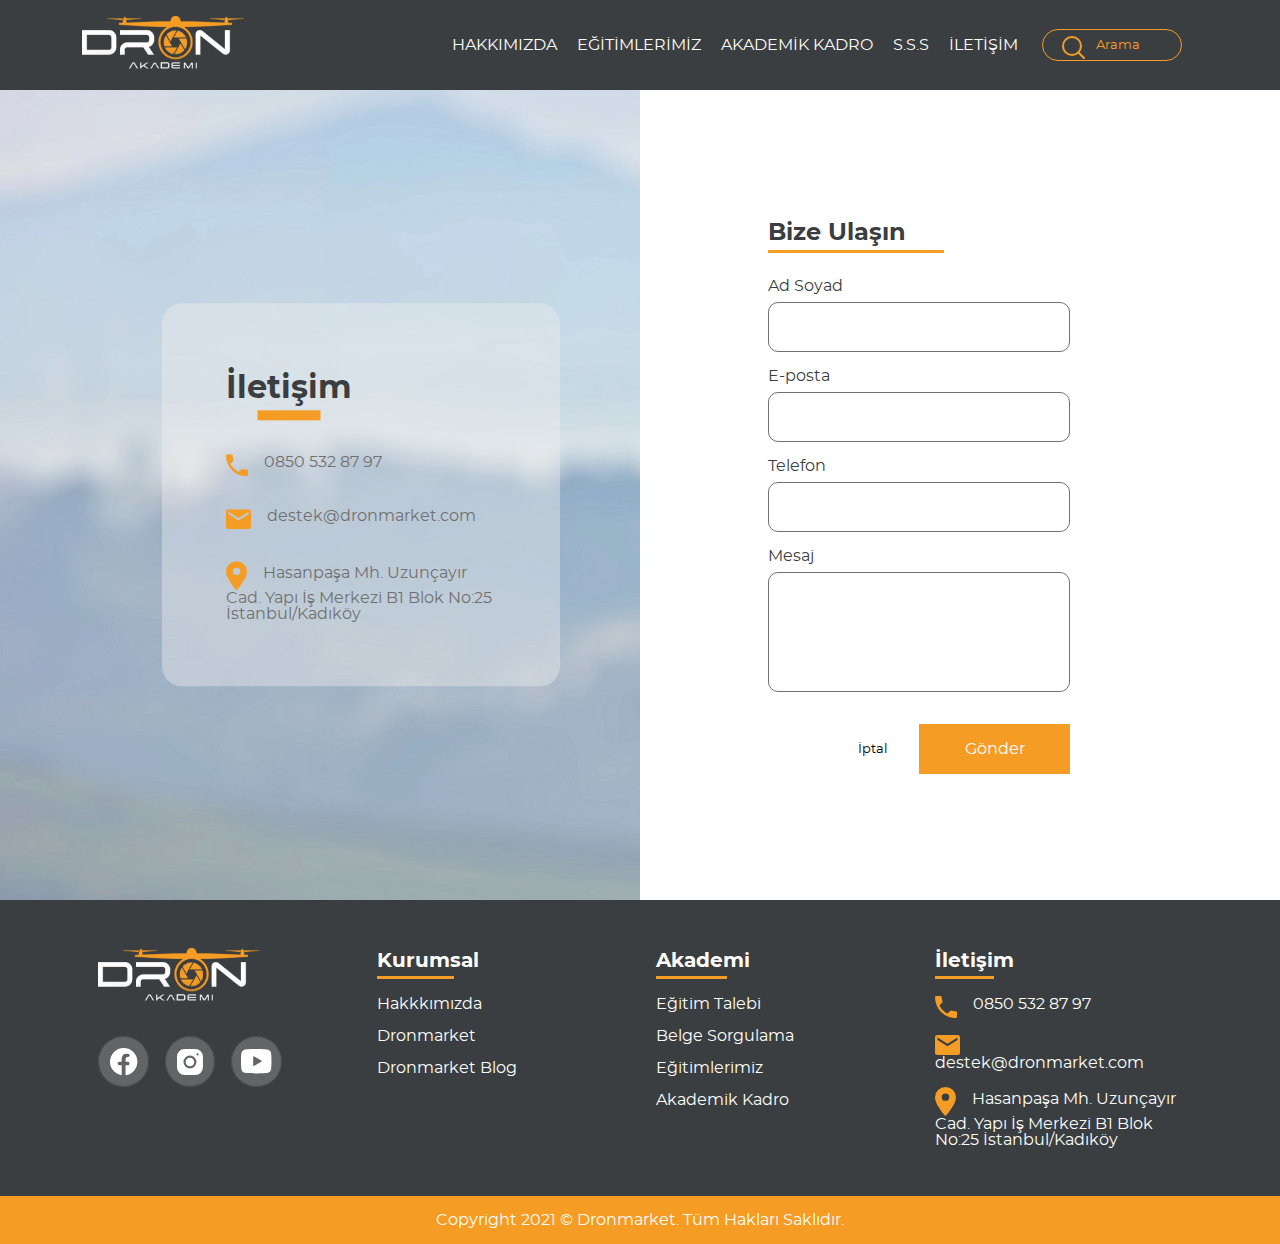
<file: contact.html>
<!DOCTYPE html>
<html lang="tr">

<head>
  <meta charset="UTF-8">
  <meta http-equiv="X-UA-Compatible" content="IE=edge">
  <meta name="viewport" content="width=device-width, initial-scale=1.0">
  <title>İletişim</title>
  <link rel="stylesheet" href="./stylesheet/css/style.css" />
  <style>
    .contact-img {
      height: calc(90vh - 80px);
    }

    .contact-img::before {
      content: '';
      position: absolute;
      width: 100%;
      height: calc(90vh - 80px);
      left: 0;
      top: 80px;
      background: url(./stylesheet/img/contact-background.png) no-repeat center;
      background-size: cover;
      z-index: -1;
    }

    #contact-container {
      background-color: rgba(240, 240, 240, 0.4);
      border-radius: 20px;
    }

    @media (min-width: 992px) {
      .contact-img {
        min-height: calc(100vh - 90px);
        height: auto;
      }

      .contact-img::before {
        top: 90px;
        width: 50%;
        min-height: calc(100vh - 90px);
        height: 100%;
      }
    }

    #contact-us-form {
      width: 100%;
    }

    #input-container {
      flex-wrap: wrap;
    }

    #contact-us-form input, textarea {
      border: 1px solid var(--line-primary);
      border-radius: 10px;
      height: 50px;
      margin-top: .5rem;
      margin-bottom: 1rem;
      padding-left: 1rem;
      flex: 0 0 100%; 
    }
    
    #contact-us-form input:last-of-type {
      flex-basis: 20%;
    }
    #contact-us-form button {
      flex-basis: 50%;
    }

    #contact-us-form textarea {
      height: 120px;
      outline: none;
      resize: none;
      padding-top: 1rem;
      padding-right: 1rem;
    }

    #contact-us-form input:last-of-type {
      height: 50px;
      border: 0;
      background-color: transparent;
      cursor: pointer;
    }
  </style>
</head>

<body>
  <nav id="navbar" class="d-flex align-items-center">
    <div class="w-100 h-100 background-dark d-flex">
      <div class="container d-flex">
        <div id="navbar-images" class="d-flex align-items-center">
          <a href="">
            <img src="./stylesheet/img/nav-logo.png" alt="" id="header-logo" class="img-fluid" />
          </a>
          <img src="./stylesheet/icons/hamburger-menu.svg" alt="" class="ml-auto d-lg-none" id="hamburger-menu" />
        </div>
        <div id="navigations" class="
              d-flex
              ml-auto
              position-lg-static
              flex-column-reverse flex-lg-row
              translateX-100
            ">
          <div id="contact-links" class="
                d-flex d-lg-none
                justify-content-center
                flex-column
                my-auto
                yellow-bg
              ">
            <div id="social-media-links" class="d-flex justify-content-center">
              <a href="" class="mx-1"><img src="./stylesheet/icons/facebook.svg" alt="" /></a>
              <a href="" class="mx-1"><img src="./stylesheet/icons/instagram.svg" alt="" /></a>
              <a href="" class="mx-1"><img src="./stylesheet/icons/youtube.svg" alt="" /></a>
            </div>
            <a href="tel:+908505328797" class="mx-auto my-2 white-text d-flex align-items-center">
              <img src="./stylesheet/icons/phone.svg" alt="" class="mr-1" />
              0850 532 87 97</a>
          </div>
          <ul class="
                white-text
                fs-20-mobile fs-16-tablet
                py-lg-0
                my-lg-auto
                py-1
              ">
            <li><a href="" class="mx-0-5">HAKKIMIZDA</a></li>
            <li><a href="" class="mx-0-5">EĞİTİMLERİMİZ</a></li>
            <li><a href="" class="mx-0-5">AKADEMİK KADRO</a></li>
            <li><a href="" class="mx-0-5">S.S.S</a></li>
            <li><a href="" class="mx-0-5">İLETİŞİM</a></li>
          </ul>
          <form id="search-box" class="my-lg-auto mx-lg-1 m-0" role="search" method="get"
            action="https://akademi.dronmarket.com/">
            <label class="position-relative">
              <input id="search" type="search" placeholder=" Arama" class="py-lg-0-5 py-1 white-text" />
              <span id="search-icon" class="my-auto position-absolute"></span>
            </label>
          </form>
        </div>
      </div>
    </div>
  </nav>
  <main>
    <!-- <div class="row g-0">
      <div class="col-lg-6 col-12">
        <img src="./stylesheet/img/contact-background.png" alt="" id="contact-background" class="d-block">
      </div>
      <div class="col-lg-6 col-12">deneme</div>
    </div> -->
    <div class="container">
      <div class="row g-0">
        <div class="col-lg-6 col-12 contact-img p-0 p-lg-5">
          <div id="contact-container" class="position-relative abs-center p-3 p-lg-4">
            <h1 class="d-inline-block primary-text bold header-h1-bottom pb-3">İletişim</h1>
            <ul class="secondary-text">
              <li><a href="tel:+908505328797" class="d-inline-block mb-2"><img src="./stylesheet/icons/phone-yellow.svg"
                    alt="" class="mr-1 vertical-align-middle" />0850 532 87
                  97</a></li>
              <li><a href="mailto:destek@dronmarket.com" class="d-inline-block"><img
                    src="./stylesheet/icons/mail-yellow.svg" alt=""
                    class="mr-1 vertical-align-middle" />destek@dronmarket.com</a></li>
              <li><a href="https://g.page/dronmarket?share" target="_blank" class="d-inline-block mt-2"><img
                    src="./stylesheet/icons/pin-yellow.svg" alt="" class="mr-1 vertical-align-middle" />Hasanpaşa Mh.
                  Uzunçayır Cad. Yapı İş Merkezi B1 Blok No:25 İstanbul/Kadıköy</a></li>
            </ul>
          </div>
        </div>
        <div class="col-lg-6 col-12 d-flex flex-column justify-content-center align-items-center p-0 p-lg-5 mt-3 mb-5 mt-lg-0 mb-lg-0">
          <h2 class="title-border-bottom bold primary-text mr-auto px-lg-3 px-0">Bize Ulaşın</h2>
          <form id="contact-us-form" class="px-lg-3 px-0" action=”mailto:destek@dronmarket.com” method=”POST” enctype=”multipart/form-data”
            name=”EmailForm”>
            <div id="input-container" class="d-flex mt-2 primary-text">
              <label for="name">Ad Soyad</label>
              <input type="text" id="name" name="name">
              <label for="email">E-posta</label>
              <input type="email" id="email" name="email">
              <label for="tel">Telefon</label>
              <input type="tel" id="tel" name="tel">
              <label for="message">Mesaj</label>
              <textarea id="message" name="message"></textarea>
              <input type="reset" value="İptal" class="ml-auto my-0 pl-0 mt-1 mr-1">
              <button type="submit" form="contact-us-form" value="Submit" class="primary-btn mt-1">Gönder</button>
            </div>
          </form>
        </div>
      </div>
    </div>
  </main>
  <footer>
    <div class="background-dark white-text pt-3 pb-3">
      <div class="container">
        <div class="row g-0 justify-content-center">
          <div
            class="col-lg-3 col-12 py-2 py-lg-0 px-md-1 order-last order-lg-first d-flex flex-column align-items-lg-left align-items-center">
            <img src="./stylesheet/img/nav-logo.png" alt="">
            <div class="d-flex mt-2">
              <a href="" class="mr-0-5"><img src="./stylesheet/icons/facebook-light.svg" alt="" /></a>
              <a href="" class="mx-0-5"><img src="./stylesheet/icons/instagram-light.svg" alt="" /></a>
              <a href="" class="ml-0-5"><img src="./stylesheet/icons/youtube-light.svg" alt="" /></a>
            </div>
          </div>
          <div class="col-lg-3 col-12 py-2 py-lg-0 px-md-1">
            <span class="fs-20-mobile bold title-border-bottom">Kurumsal</span>
            <ul>
              <li><a href="" class="d-inline-block mb-1 mt-1-5">Hakkkımızda</li></a>
              <li><a href="" class="d-inline-block">Dronmarket</li></a>
              <li><a href="" class="d-inline-block mt-1">Dronmarket Blog</li></a>
            </ul>
          </div>
          <div class="col-lg-3 col-12 py-2 py-lg-0 px-md-1">
            <span class="fs-20-mobile bold title-border-bottom">Akademi</span>
            <ul>
              <li><a href="" class="d-inline-block mb-1 mt-1-5">Eğitim Talebi</li></a>
              <li><a href="" class="d-inline-block">Belge Sorgulama</li></a>
              <li><a href="" class="d-inline-block my-1">Eğitimlerimiz</li></a>
              <li><a href="" class="d-inline-block">Akademik Kadro</li></a>
            </ul>
          </div>
          <div class="col-lg-3 col-12 py-2 py-lg-0 px-md-1">
            <span class="fs-20-mobile bold title-border-bottom">İletişim</span>
            <ul>
              <li><a href="tel:+908505328797" class="d-inline-block mb-1 mt-1-5"><img
                    src="./stylesheet/icons/phone-yellow.svg" alt="" class="mr-1 vertical-align-middle" />0850 532 87
                  97</a></li>
              <li><a href="mailto:destek@dronmarket.com" class="d-inline-block"><img
                    src="./stylesheet/icons/mail-yellow.svg" alt=""
                    class="mr-1 vertical-align-middle" />destek@dronmarket.com</a></li>
              <li><a href="https://g.page/dronmarket?share" target="_blank" class="d-inline-block mt-1"><img
                    src="./stylesheet/icons/pin-yellow.svg" alt="" class="mr-1 vertical-align-middle" />Hasanpaşa Mh.
                  Uzunçayır Cad. Yapı İş Merkezi B1 Blok No:25 İstanbul/Kadıköy</a></li>
            </ul>
          </div>
        </div>
      </div>
    </div>
    <div class="yellow-bg">
      <p class="text-center white-text py-1">Copyright 2021 © Dronmarket. Tüm Hakları Saklıdır.</p>
    </div>
  </footer>
  <script src="./stylesheet/js/main.js"></script>
</body>

</html>
</file>
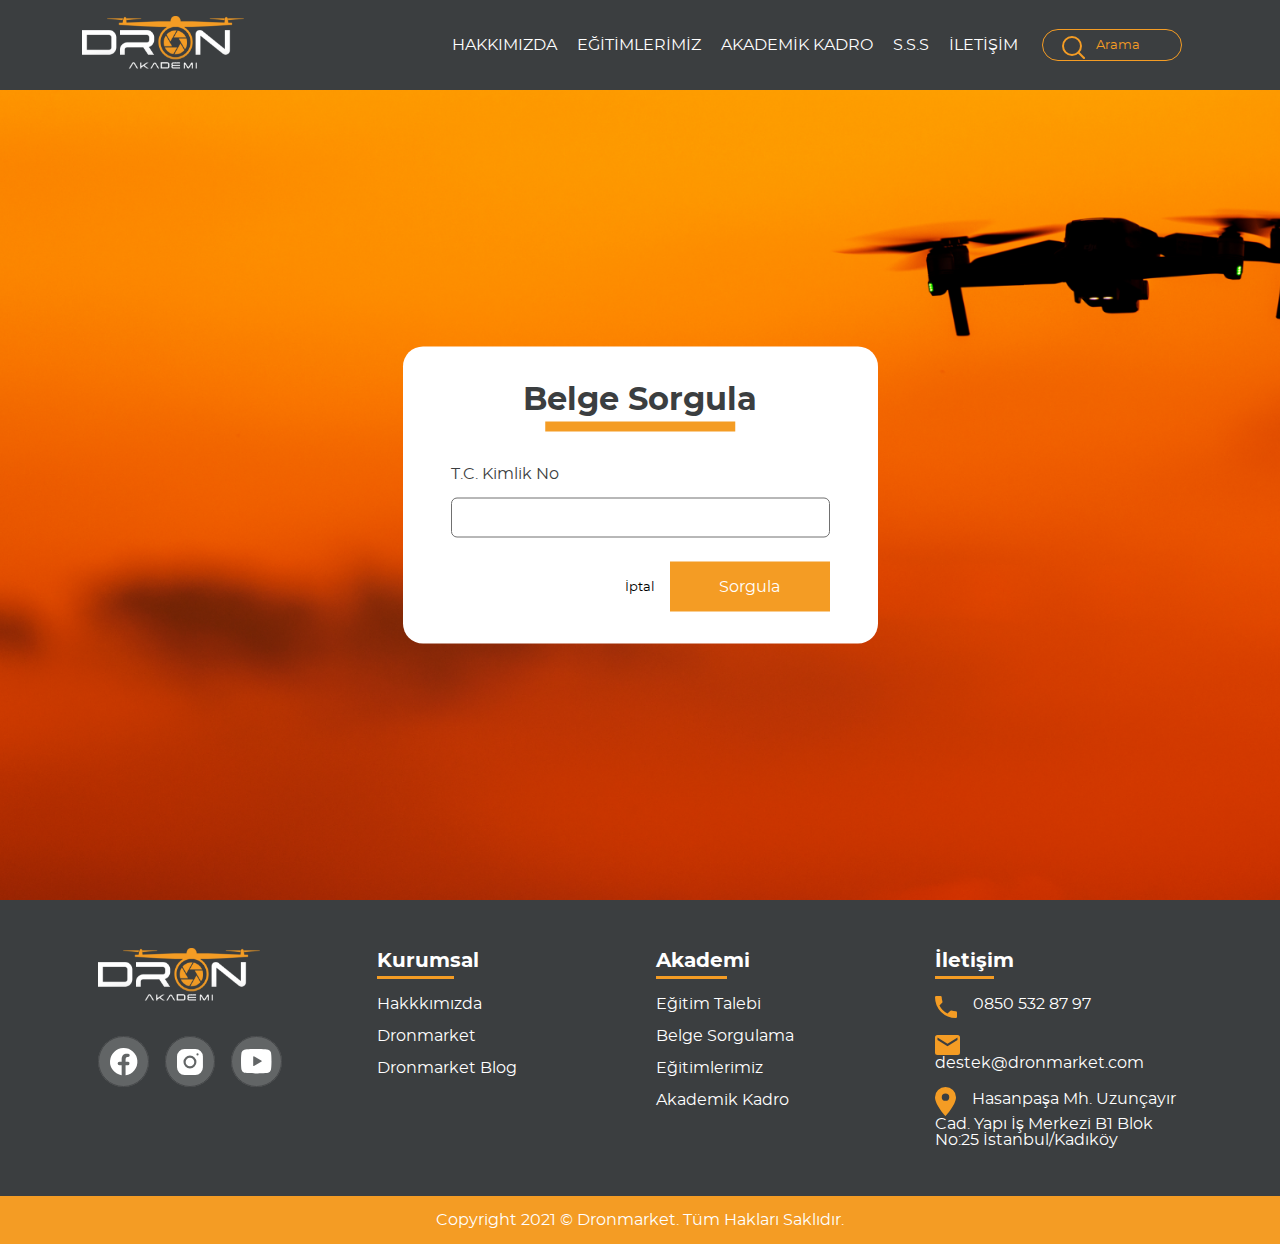
<file: document-query.html>
<!DOCTYPE html>
<html lang="tr">

<head>
  <meta charset="UTF-8">
  <meta http-equiv="X-UA-Compatible" content="IE=edge">
  <meta name="viewport" content="width=device-width, initial-scale=1.0">
  <title>Belge Sorgulama</title>
  <link rel="stylesheet" href="./stylesheet/css/style.css" />
  <style>
    header>img {
      height: calc(100vh - 80px);
      object-fit: cover;
      width: 100%;
      object-position: 90%;
    }

    @media (min-width: 992px) {
      header>img {
        height: calc(100vh - 90px);
        object-position: unset;
      }
    }

    .container>.row>.col-lg-5.col-11.white-bg {
      border-radius: 20px;
    }

    /* #document-query-form {
      flex-wrap: wrap;
    } */

    #document-query-form #id {
      border: 1px solid var(--line-primary);
      border-radius: 6px;
      width: 100%;
      height: 40px;
    }

    #document-query-form input:last-of-type {
      height: 50px;
      border: 0;
      background-color: transparent;
      cursor: pointer;
    }
/* 
    #document-query-form input:last-of-type {
      flex-basis: 20%;
    }

    #document-query-form button {
      flex-basis: 50%;
    } */
  </style>
</head>

<body>
  <nav id="navbar" class="d-flex align-items-center">
    <div class="w-100 h-100 background-dark d-flex">
      <div class="container d-flex">
        <div id="navbar-images" class="d-flex align-items-center">
          <a href="">
            <img src="./stylesheet/img/nav-logo.png" alt="" id="header-logo" class="img-fluid" />
          </a>
          <img src="./stylesheet/icons/hamburger-menu.svg" alt="" class="ml-auto d-lg-none" id="hamburger-menu" />
        </div>
        <div id="navigations" class="
              d-flex
              ml-auto
              position-lg-static
              flex-column-reverse flex-lg-row
              translateX-100
            ">
          <div id="contact-links" class="
                d-flex d-lg-none
                justify-content-center
                flex-column
                my-auto
                yellow-bg
              ">
            <div id="social-media-links" class="d-flex justify-content-center">
              <a href="" class="mx-1"><img src="./stylesheet/icons/facebook.svg" alt="" /></a>
              <a href="" class="mx-1"><img src="./stylesheet/icons/instagram.svg" alt="" /></a>
              <a href="" class="mx-1"><img src="./stylesheet/icons/youtube.svg" alt="" /></a>
            </div>
            <a href="tel:+908505328797" class="mx-auto my-2 white-text d-flex align-items-center">
              <img src="./stylesheet/icons/phone.svg" alt="" class="mr-1" />
              0850 532 87 97</a>
          </div>
          <ul class="
                white-text
                fs-20-mobile fs-16-tablet
                py-lg-0
                my-lg-auto
                py-1
              ">
            <li><a href="" class="mx-0-5">HAKKIMIZDA</a></li>
            <li><a href="" class="mx-0-5">EĞİTİMLERİMİZ</a></li>
            <li><a href="" class="mx-0-5">AKADEMİK KADRO</a></li>
            <li><a href="" class="mx-0-5">S.S.S</a></li>
            <li><a href="" class="mx-0-5">İLETİŞİM</a></li>
          </ul>
          <form id="search-box" class="my-lg-auto mx-lg-1 m-0" role="search" method="get"
            action="https://akademi.dronmarket.com/">
            <label class="position-relative">
              <input id="search" type="search" placeholder=" Arama" class="py-lg-0-5 py-1 white-text" />
              <span id="search-icon" class="my-auto position-absolute"></span>
            </label>
          </form>
        </div>
      </div>
    </div>
  </nav>
  <main>
    <header class="position-relative">
      <img src="./stylesheet/img/document-query-header.png" alt="" class="d-block">
      <div class="container position-absolute abs-center">
        <div class="row justify-content-center">
          <div class="col-lg-5 col-11 white-bg py-2 px-3">
            <h1 class="fs-32-mobile primary-text header-h1-bottom bold text-center">Belge Sorgula</h1>
            <form id="document-query-form" method=”POST” enctype=”multipart/form-data” name=”EmailForm” class="mt-3">
              <label for="id" class="primary-text">T.C. Kimlik No</label>
              <input type="text" name="id" id="id" value="" class="mt-1 pl-1 primary-text" />
              <div class="d-flex">
                <input type="reset" value="İptal" class="ml-auto my-0 pl-0 mt-1-5 mr-1">
                <button type="submit" form="contact-us-form" value="Submit" id="query-button" class="primary-btn mt-1-5">Sorgula</button>
              </div>
            </form>
          </div>
        </div>
      </div>
    </header>
  </main>
  <footer>
    <div class="background-dark white-text pt-3 pb-3">
      <div class="container">
        <div class="row g-0 justify-content-center">
          <div
            class="col-lg-3 col-12 py-2 py-lg-0 px-md-1 order-last order-lg-first d-flex flex-column align-items-lg-left align-items-center">
            <img src="./stylesheet/img/nav-logo.png" alt="">
            <div class="d-flex mt-2">
              <a href="" class="mr-0-5"><img src="./stylesheet/icons/facebook-light.svg" alt="" /></a>
              <a href="" class="mx-0-5"><img src="./stylesheet/icons/instagram-light.svg" alt="" /></a>
              <a href="" class="ml-0-5"><img src="./stylesheet/icons/youtube-light.svg" alt="" /></a>
            </div>
          </div>
          <div class="col-lg-3 col-12 py-2 py-lg-0 px-md-1">
            <span class="fs-20-mobile bold title-border-bottom">Kurumsal</span>
            <ul>
              <li><a href="" class="d-inline-block mb-1 mt-1-5">Hakkkımızda</li></a>
              <li><a href="" class="d-inline-block">Dronmarket</li></a>
              <li><a href="" class="d-inline-block mt-1">Dronmarket Blog</li></a>
            </ul>
          </div>
          <div class="col-lg-3 col-12 py-2 py-lg-0 px-md-1">
            <span class="fs-20-mobile bold title-border-bottom">Akademi</span>
            <ul>
              <li><a href="" class="d-inline-block mb-1 mt-1-5">Eğitim Talebi</li></a>
              <li><a href="" class="d-inline-block">Belge Sorgulama</li></a>
              <li><a href="" class="d-inline-block my-1">Eğitimlerimiz</li></a>
              <li><a href="" class="d-inline-block">Akademik Kadro</li></a>
            </ul>
          </div>
          <div class="col-lg-3 col-12 py-2 py-lg-0 px-md-1">
            <span class="fs-20-mobile bold title-border-bottom">İletişim</span>
            <ul>
              <li><a href="tel:+908505328797" class="d-inline-block mb-1 mt-1-5"><img
                    src="./stylesheet/icons/phone-yellow.svg" alt="" class="mr-1 vertical-align-middle" />0850 532 87
                  97</a></li>
              <li><a href="mailto:destek@dronmarket.com" class="d-inline-block"><img
                    src="./stylesheet/icons/mail-yellow.svg" alt=""
                    class="mr-1 vertical-align-middle" />destek@dronmarket.com</a></li>
              <li><a href="https://g.page/dronmarket?share" target="_blank" class="d-inline-block mt-1"><img
                    src="./stylesheet/icons/pin-yellow.svg" alt="" class="mr-1 vertical-align-middle" />Hasanpaşa Mh.
                  Uzunçayır Cad. Yapı İş Merkezi B1 Blok No:25 İstanbul/Kadıköy</a></li>
            </ul>
          </div>
        </div>
      </div>
    </div>
    <div class="yellow-bg">
      <p class="text-center white-text py-1">Copyright 2021 © Dronmarket. Tüm Hakları Saklıdır.</p>
    </div>
  </footer>
  <script src="./stylesheet/js/main.js"></script>
  <script>
    function query() {
      var id = document.getElementById("id").value;
      var url = window.location.origin + '/' + id + '.pdf'
      window.open(url);
    }
    document.getElementById('query-button').onclick = query
  </script>
</body>

</html>
</file>
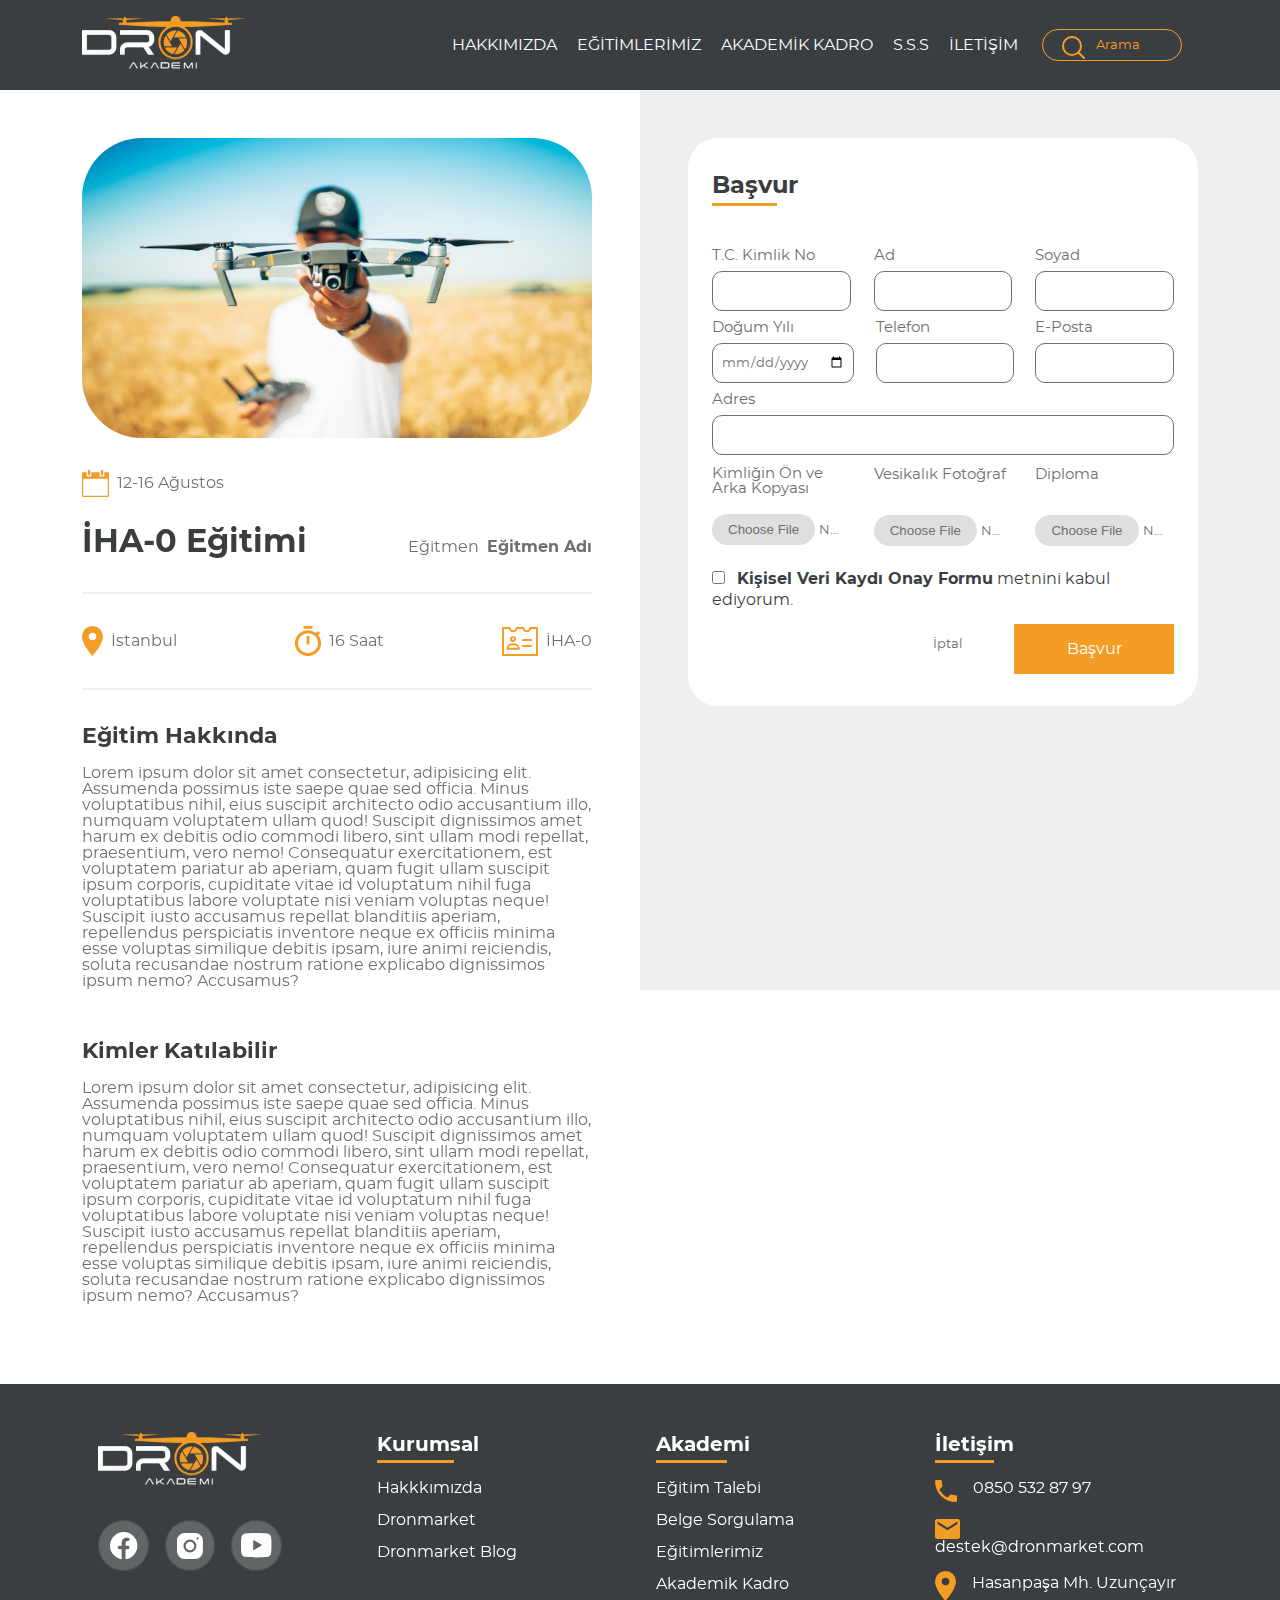
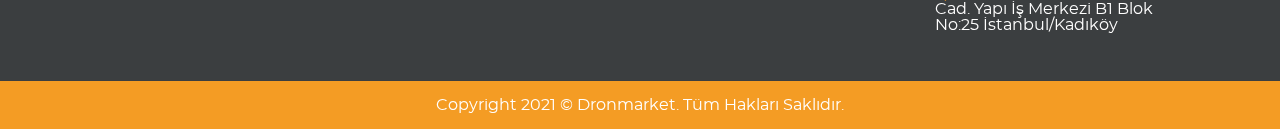
<file: education-detail.html>
<!DOCTYPE html>
<html lang="tr">

<head>
  <meta charset="UTF-8">
  <meta http-equiv="X-UA-Compatible" content="IE=edge">
  <meta name="viewport" content="width=device-width, initial-scale=1.0">
  <title>Eğitim Sayfası</title>
  <link rel="stylesheet" href="./stylesheet/css/style.css" />
  <style>
    .education-detail-conatiner {
      /* height: calc(50vh - 40px); */
      /* position: relative; */
    }

    .education-detail-conatiner::before {
      content: '';
      position: absolute;
      width: 100%;
      height: 100%;
      right: 0;
      top: unset;
      bottom: 0;
      /* background: url(./stylesheet/img/education-request-header.png) no-repeat center; */
      background-color: transparent;
      background-size: cover;
      z-index: -1;
    }

    @media (min-width: 992px) {
      .education-detail-conatiner {
        min-height: calc(100vh - 90px);
        height: auto;
      }

      .education-detail-conatiner::before {
        position: fixed;
        top: 90px;
        bottom: unset;
        width: 50%;
        min-height: calc(100vh - 90px);
        background-color: var(--background-light);
        height: 100%;
      }
    }

    #sticky-container {
      position: sticky;
      top: calc(3rem + 90px);
      /* top: calc(50vh - 45px); */
      /* transform: translateY(calc(-50vh + 45px)); */
    }

    #education-detail-img {
      object-fit: cover;
      max-height: 300px;
      border-radius: 60px;
    }

    @media (min-width: 1441px) {
      #education-detail-img {
        max-height: 400px;
      }
    }

    #education-request-form .title-border-bottom::after {
      width: 30%;
      margin-top: .5rem;
    }

    .educations-border {
      border-top: 2px solid var(--background-light);
      border-bottom: 2px solid var(--background-light);
    }

    #education-detail-form {
      width: 100%;
    }

    #input-container {
      flex-wrap: wrap;
    }

    #education-detail-form input,
    textarea {
      border: 1px solid var(--line-primary);
      border-radius: 10px;
      height: 40px;
      margin-top: .5rem;
      margin-bottom: .5rem;
      padding-left: .5rem;
      padding-right: .5rem;
      flex: 0 0 100%;
      color: var(--text-secondary);
    }

    #education-detail-form select {
      border: 1px solid var(--line-primary);
      border-radius: 10px;
      height: 40px;
      margin-top: .5rem;
      margin-bottom: .5rem;
      padding-left: .5rem;
      padding-right: .5rem;
      flex: 0 0 100%;
      color: var(--text-secondary);
      width: 100%;
      display: block;
    }

    #education-detail-form #identity,
    #education-detail-form #photo,
    #education-detail-form #certificate {
      border: 0;
      width: 100% !important;
      padding-left: 0;
      border-radius: 0;
      color: var(--text-secondary);
      cursor: pointer;
    }

    input[type=file]::file-selector-button {
      background-color: var(--line-secondary);
      color: var(--text-secondary);
      border: 0;
      padding: .5rem 1rem;
      border-radius: 20px;
      cursor: pointer;
    }

    label[for=identity],
    label[for=photo],
    label[for=certificate] {
      min-height: 20px;
    }

    @media (min-width: 992px) {
      #header-title {
        font-size: 50px;
        line-height: 60px;
      }

      #education-detail-form input {
        width: 120px !important;
      }

      label[for=identity],
      label[for=photo],
      label[for=certificate] {
        min-height: 40px;
      }
    }

    @media (min-width: 1200px) {
      #education-detail-form input {
        width: 100% !important;
        max-width: 150px;
      }
    }

    @media (min-width: 1400px) {
      #education-detail-form input {
        max-width: unset;
      }
    }

    #education-detail-form textarea {
      outline: none;
      resize: none;
      padding: .5rem;
      height: 80px;
    }

    @media (min-width: 992px) {
      #education-detail-form textarea {
        height: 40px;
      }
    }

    select {
      -webkit-appearance: none;
      -moz-appearance: none;
      appearance: none;
      background-image: url("./stylesheet/icons/down-arrow.svg");
      background-repeat: no-repeat;
      background-position-x: 96%;
      background-position-y: 50%;
    }

    #reset {
      height: 50px;
      border: 0 !important;
      background-color: transparent;
      cursor: pointer;
      flex-basis: 20% !important;
    }

    .education-flex-basis {
      flex-basis: 30%;
    }

    .education-flex-basis-2 {
      flex-basis: 48%;
    }

    .education-flex-basis-3 {
      flex-basis: 100%;
    }

    #check-container input {
      height: auto !important;
      width: auto !important;
    }

    .border-radius-30 {
      border-radius: 30px;
    }

    #sticky-btn-container {
      position: sticky;
      bottom: 2rem;
      justify-content: end;
    }
    #sticky-btn-container a {
      border-radius: 10px;
    }
  </style>
</head>

<body>
  <nav id="navbar" class="d-flex align-items-center">
    <div class="w-100 h-100 background-dark d-flex">
      <div class="container d-flex">
        <div id="navbar-images" class="d-flex align-items-center">
          <a href="">
            <img src="./stylesheet/img/nav-logo.png" alt="" id="header-logo" class="img-fluid" />
          </a>
          <img src="./stylesheet/icons/hamburger-menu.svg" alt="" class="ml-auto d-lg-none" id="hamburger-menu" />
        </div>
        <div id="navigations" class="
              d-flex
              ml-auto
              position-lg-static
              flex-column-reverse flex-lg-row
              translateX-100
            ">
          <div id="contact-links" class="
                d-flex d-lg-none
                justify-content-center
                flex-column
                my-auto
                yellow-bg
              ">
            <div id="social-media-links" class="d-flex justify-content-center">
              <a href="" class="mx-1"><img src="./stylesheet/icons/facebook.svg" alt="" /></a>
              <a href="" class="mx-1"><img src="./stylesheet/icons/instagram.svg" alt="" /></a>
              <a href="" class="mx-1"><img src="./stylesheet/icons/youtube.svg" alt="" /></a>
            </div>
            <a href="tel:+908505328797" class="mx-auto my-2 white-text d-flex align-items-center">
              <img src="./stylesheet/icons/phone.svg" alt="" class="mr-1" />
              0850 532 87 97</a>
          </div>
          <ul class="
                white-text
                fs-20-mobile fs-16-tablet
                py-lg-0
                my-lg-auto
                py-1
              ">
            <li><a href="" class="mx-0-5">HAKKIMIZDA</a></li>
            <li><a href="" class="mx-0-5">EĞİTİMLERİMİZ</a></li>
            <li><a href="" class="mx-0-5">AKADEMİK KADRO</a></li>
            <li><a href="" class="mx-0-5">S.S.S</a></li>
            <li><a href="" class="mx-0-5">İLETİŞİM</a></li>
          </ul>
          <form id="search-box" class="my-lg-auto mx-lg-1 m-0" role="search" method="get"
            action="https://akademi.dronmarket.com/">
            <label class="position-relative">
              <input id="search" type="search" placeholder=" Arama" class="py-lg-0-5 py-1 white-text" />
              <span id="search-icon" class="my-auto position-absolute"></span>
            </label>
          </form>
        </div>
      </div>
    </div>
  </nav>
  <main>
    <section id="education-detail" class="container">
      <div class="row g-0">
        <div class="col-lg-6 col-12 d-flex flex-column mt-3 pr-lg-3 pr-0">
          <img src="./stylesheet/img/education-detail.png" alt="" id="education-detail-img" class="img-fluid">
          <p class="d-flex align-items-center secondary-text mt-2"><img src="./stylesheet/icons/calendar.svg" alt=""
              class="mr-0-5">12-16 Ağustos</p>
          <div class="d-flex mt-1-5 align-items-baseline flex-lg-row flex-column">
            <h1 class="bold primary-text">İHA-0 Eğitimi</h1>
            <p class="secondary-text ml-lg-auto ml-0 mt-0-5 mt-lg-0">Eğitmen<span class="bold ml-0-5">Eğitmen Adı</span>
            </p>
          </div>
          <div class="d-flex secondary-text justify-content-between align-items-center mt-2 py-2 educations-border">
            <p class="d-flex align-items-center"><img src="./stylesheet/icons/pin-yellow.svg" alt=""
                class="mr-0-5">İstanbul</p>
            <p class="d-flex align-items-center"><img src="./stylesheet/icons/clock.svg" alt="" class="mr-0-5">16 Saat
            </p>
            <p class="d-flex align-items-center"><img src="./stylesheet/icons/education-yellow.svg" alt=""
                class="mr-0-5">İHA-0</p>
          </div>
          <h3 class="fs-22-mobile primary-text bold mt-2 mb-1">Eğitim Hakkında</h3>
          <p class="mb-lg-3 mb-2 secondary-text">Lorem ipsum dolor sit amet consectetur, adipisicing elit. Assumenda
            possimus
            iste saepe quae sed officia. Minus voluptatibus nihil, eius suscipit architecto odio accusantium illo,
            numquam voluptatem ullam quod! Suscipit dignissimos amet harum ex debitis odio commodi libero, sint ullam
            modi repellat, praesentium, vero nemo! Consequatur exercitationem, est voluptatem pariatur ab aperiam, quam
            fugit ullam suscipit ipsum corporis, cupiditate vitae id voluptatum nihil fuga voluptatibus labore voluptate
            nisi veniam voluptas neque! Suscipit iusto accusamus repellat blanditiis aperiam, repellendus perspiciatis
            inventore neque ex officiis minima esse voluptas similique debitis ipsam, iure animi reiciendis, soluta
            recusandae nostrum ratione explicabo dignissimos ipsum nemo? Accusamus?</p>
          <h3 class="fs-22-mobile primary-text bold mb-1">Kimler Katılabilir</h3>
          <p class="mb-3 mb-lg-5 secondary-text">Lorem ipsum dolor sit amet consectetur, adipisicing elit. Assumenda
            possimus
            iste saepe quae sed officia. Minus voluptatibus nihil, eius suscipit architecto odio accusantium illo,
            numquam voluptatem ullam quod! Suscipit dignissimos amet harum ex debitis odio commodi libero, sint ullam
            modi repellat, praesentium, vero nemo! Consequatur exercitationem, est voluptatem pariatur ab aperiam, quam
            fugit ullam suscipit ipsum corporis, cupiditate vitae id voluptatum nihil fuga voluptatibus labore voluptate
            nisi veniam voluptas neque! Suscipit iusto accusamus repellat blanditiis aperiam, repellendus perspiciatis
            inventore neque ex officiis minima esse voluptas similique debitis ipsam, iure animi reiciendis, soluta
            recusandae nostrum ratione explicabo dignissimos ipsum nemo? Accusamus?</p>
          <div id="sticky-btn-container">
            <a href="#sticky-container" class="primary-btn bold d-flex d-lg-none ml-auto">BAŞVUR</a>
          </div>
        </div>
        <div class="col-lg-6 col-12 pl-lg-3 pl-0 education-detail-conatiner mb-5">
          <div id="sticky-container" class="white-bg border-radius-30 py-0 px-0 py-lg-2 px-lg-1-5">
            <h2 class="d-inline-block title-border-bottom bold primary-text">Başvur</h2>
            <form id="education-detail-form" action="mailto:destek@dronmarket.com" method="POST"
              enctype="multipart/form-data" name="EmailForm">
              <div id="input-container" class="d-flex mt-3 primary-text">
                <div class="d-flex justify-content-between flex-lg-row flex-column w-100">
                  <div class="d-block education-flex-basis">
                    <label class="d-lg-inline-block d-block secondary-text fs-15-mobile" for="id">T.C. Kimlik No</label>
                    <input class="w-100" type="text" id="id" name="id">
                  </div>
                  <div class="d-block education-flex-basis">
                    <label class="d-lg-inline-block d-block secondary-text fs-15-mobile" for="name">Ad</label>
                    <input class="w-100" type="text" id="name" name="name">
                  </div>
                  <div class="d-block education-flex-basis">
                    <label class="d-lg-inline-block d-block secondary-text fs-15-mobile" for="surname">Soyad</label>
                    <input class="w-100" type="text" id="surname" name="surname">
                  </div>
                </div>
                <div class="d-flex justify-content-between flex-lg-row flex-column w-100">
                  <div class="d-block education-flex-basis">
                    <label class="d-lg-inline-block d-block secondary-text fs-15-mobile" for="date">Doğum Yılı</label>
                    <input class="w-100" type="date" id="date" name="date">
                  </div>
                  <div class="d-block education-flex-basis">
                    <label class="d-lg-inline-block d-block secondary-text fs-15-mobile" for="tel">Telefon</label>
                    <input class="w-100" type="tel" id="tel" name="tel">
                  </div>
                  <div class="d-block education-flex-basis">
                    <label class="d-lg-inline-block d-block secondary-text fs-15-mobile" for="email">E-Posta</label>
                    <input class="w-100" type="email" id="email" name="email">
                  </div>
                </div>
                <div class="d-flex justify-content-between w-100">
                  <div class="d-block education-flex-basis-3">
                    <label class="d-lg-inline-block d-block secondary-text fs-15-mobile" for="address">Adres</label>
                    <textarea class="w-100" id="address" name="address"></textarea>
                  </div>
                </div>
                <div class="d-flex justify-content-between flex-lg-row flex-column w-100">
                  <div class="d-block education-flex-basis mt-0-5 mt-lg-0">
                    <label class="d-lg-inline-block d-block secondary-text fs-15-mobile" for="identity">Kimliğin Ön ve
                      Arka Kopyası</label>
                    <input type="file" accept="image/*,.pdf,.docx" id="identity" name="identity">
                  </div>
                  <div class="d-block education-flex-basis mt-0-5 mt-lg-0">
                    <label class="d-lg-inline-block d-block secondary-text fs-15-mobile" for="photo">Vesikalık
                      Fotoğraf</label>
                    <input type="file" accept="image/*,.pdf,.docx" id="photo" name="photo">
                  </div>
                  <div class="d-block education-flex-basis mt-0-5 mt-lg-0">
                    <label class="d-lg-inline-block d-block secondary-text fs-15-mobile"
                      for="certificate">Diploma</label>
                    <input type="file" accept="image/*,.pdf,.docx" id="certificate" name="certificate">
                  </div>
                </div>
                <div class="d-flex justify-content-between w-100">
                  <div id="check-container" class="d-block education-flex-basis-3">
                    <input type="checkbox" id="check" name="check" value="check">
                    <label for="check" class="ml-0-5"><a href="" class="bold">Kişisel Veri Kaydı Onay Formu</a> metnini
                      kabul ediyorum.</label>
                  </div>
                </div>
                <input id="reset" type="reset" value="İptal" class="ml-auto my-0 pl-0 mt-1 mr-1">
                <button id="submit" type="submit" form="education-detail-form" value="Submit"
                  class="primary-btn mt-1">Başvur</button>
              </div>
            </form>
          </div>
        </div>
      </div>
      </div>
    </section>
  </main>
  <footer>
    <div class="background-dark white-text pt-3 pb-3">
      <div class="container">
        <div class="row g-0 justify-content-center">
          <div
            class="col-lg-3 col-12 py-2 py-lg-0 px-md-1 order-last order-lg-first d-flex flex-column align-items-lg-left align-items-center">
            <img src="./stylesheet/img/nav-logo.png" alt="">
            <div class="d-flex mt-2">
              <a href="" class="mr-0-5"><img src="./stylesheet/icons/facebook-light.svg" alt="" /></a>
              <a href="" class="mx-0-5"><img src="./stylesheet/icons/instagram-light.svg" alt="" /></a>
              <a href="" class="ml-0-5"><img src="./stylesheet/icons/youtube-light.svg" alt="" /></a>
            </div>
          </div>
          <div class="col-lg-3 col-12 py-2 py-lg-0 px-md-1">
            <span class="fs-20-mobile bold title-border-bottom">Kurumsal</span>
            <ul>
              <li><a href="" class="d-inline-block mb-1 mt-1-5">Hakkkımızda</li></a>
              <li><a href="" class="d-inline-block">Dronmarket</li></a>
              <li><a href="" class="d-inline-block mt-1">Dronmarket Blog</li></a>
            </ul>
          </div>
          <div class="col-lg-3 col-12 py-2 py-lg-0 px-md-1">
            <span class="fs-20-mobile bold title-border-bottom">Akademi</span>
            <ul>
              <li><a href="" class="d-inline-block mb-1 mt-1-5">Eğitim Talebi</li></a>
              <li><a href="" class="d-inline-block">Belge Sorgulama</li></a>
              <li><a href="" class="d-inline-block my-1">Eğitimlerimiz</li></a>
              <li><a href="" class="d-inline-block">Akademik Kadro</li></a>
            </ul>
          </div>
          <div class="col-lg-3 col-12 py-2 py-lg-0 px-md-1">
            <span class="fs-20-mobile bold title-border-bottom">İletişim</span>
            <ul>
              <li><a href="tel:+908505328797" class="d-inline-block mb-1 mt-1-5"><img
                    src="./stylesheet/icons/phone-yellow.svg" alt="" class="mr-1 vertical-align-middle" />0850 532 87
                  97</a></li>
              <li><a href="mailto:destek@dronmarket.com" class="d-inline-block"><img
                    src="./stylesheet/icons/mail-yellow.svg" alt=""
                    class="mr-1 vertical-align-middle" />destek@dronmarket.com</a></li>
              <li><a href="https://g.page/dronmarket?share" target="_blank" class="d-inline-block mt-1"><img
                    src="./stylesheet/icons/pin-yellow.svg" alt="" class="mr-1 vertical-align-middle" />Hasanpaşa Mh.
                  Uzunçayır Cad. Yapı İş Merkezi B1 Blok No:25 İstanbul/Kadıköy</a></li>
            </ul>
          </div>
        </div>
      </div>
    </div>
    <div class="yellow-bg">
      <p class="text-center white-text py-1">Copyright 2021 © Dronmarket. Tüm Hakları Saklıdır.</p>
    </div>
  </footer>
  <script src="./stylesheet/js/main.js"></script>
</body>

</html>
</file>
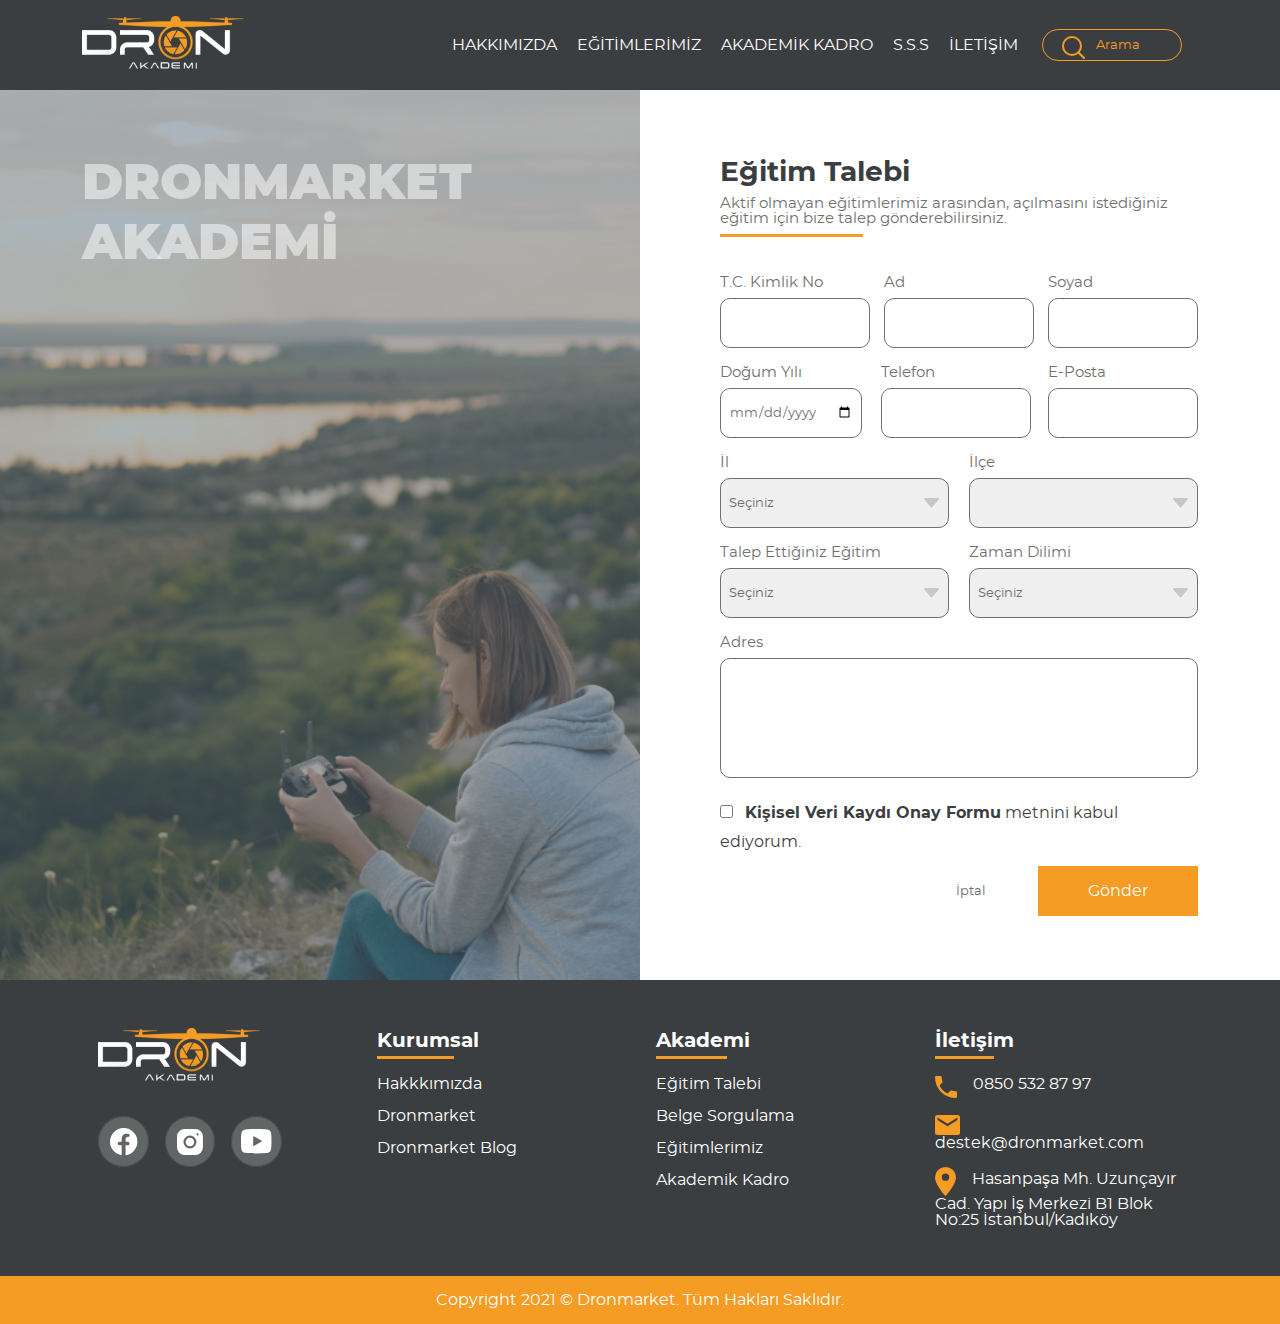
<file: education-request.html>
<!DOCTYPE html>
<html lang="tr">

<head>
  <meta charset="UTF-8">
  <meta http-equiv="X-UA-Compatible" content="IE=edge">
  <meta name="viewport" content="width=device-width, initial-scale=1.0">
  <title>Eğitim Talebi</title>
  <link rel="stylesheet" href="./stylesheet/css/style.css" />
  <style>
    .education-request-img {
      height: calc(50vh - 40px);
    }

    .education-request-img::before {
      content: '';
      position: absolute;
      width: 100%;
      height: calc(50vh - 40px);
      left: 0;
      top: 80px;
      background: url(./stylesheet/img/education-request-header.png) no-repeat center;
      background-size: cover;
      z-index: -1;
    }

    @media (min-width: 992px) {
      .education-request-img {
        min-height: calc(100vh - 90px);
        height: auto;
      }

      .education-request-img::before {
        top: 90px;
        width: 50%;
        min-height: calc(100vh - 90px);
        height: 130%;
      }
    }

    #educatiom-request-container {
      padding-left: 0 !important;
    }

    #header-title {
      color: rgba(255, 255, 255, .5);
      font-size: 40px;
      line-height: 46px;
    }

    #education-request-form .title-border-bottom::after {
      width: 30%;
      margin-top: .5rem;
    }

    #contact-us-form {
      width: 100%;
    }

    #input-container {
      flex-wrap: wrap;
    }

    #contact-us-form input,
    textarea {
      border: 1px solid var(--line-primary);
      border-radius: 10px;
      height: 50px;
      margin-top: .5rem;
      margin-bottom: 1rem;
      padding-left: .5rem;
      padding-right: .5rem;
      flex: 0 0 100%;
      color: var(--text-secondary);
    }

    #contact-us-form select {
      border: 1px solid var(--line-primary);
      border-radius: 10px;
      height: 50px;
      margin-top: .5rem;
      margin-bottom: 1rem;
      padding-left: .5rem;
      padding-right: .5rem;
      flex: 0 0 100%;
      color: var(--text-secondary);
      width: 100%;
      display: block;
    }

    @media (min-width: 992px) {
      #header-title {
        font-size: 50px;
        line-height: 60px;
      }

      #contact-us-form input {
        width: 120px !important;
      }
    }

    @media (min-width: 1200px) {
      #contact-us-form input {
        width: auto !important;
        max-width: 150px;
      }
    }

    @media (min-width: 1400px) {
      #contact-us-form input {
        width: auto !important;
        max-width: unset;
      }
    }

    #contact-us-form textarea {
      height: 120px;
      outline: none;
      resize: none;
      padding-top: 1rem;
      padding-right: 1rem;
    }

    select {
      -webkit-appearance: none;
      -moz-appearance: none;
      appearance: none;
      background-image: url("./stylesheet/icons/down-arrow.svg");
      background-repeat: no-repeat;
      background-position-x: 96%;
      background-position-y: 50%;
    }

    #reset {
      height: 50px;
      border: 0 !important;
      background-color: transparent;
      cursor: pointer;
      flex-basis: 20% !important;
    }

    .education-flex-basis {
      flex-basis: 30%;
    }

    .education-flex-basis-2 {
      flex-basis: 48%;
    }

    .education-flex-basis-3 {
      flex-basis: 100%;
    }

    #check-container input {

      height: auto !important;
      width: auto !important;
    }
  </style>
</head>

<body>
  <nav id="navbar" class="d-flex align-items-center">
    <div class="w-100 h-100 background-dark d-flex">
      <div class="container d-flex">
        <div id="navbar-images" class="d-flex align-items-center">
          <a href="">
            <img src="./stylesheet/img/nav-logo.png" alt="" id="header-logo" class="img-fluid" />
          </a>
          <img src="./stylesheet/icons/hamburger-menu.svg" alt="" class="ml-auto d-lg-none" id="hamburger-menu" />
        </div>
        <div id="navigations" class="
              d-flex
              ml-auto
              position-lg-static
              flex-column-reverse flex-lg-row
              translateX-100
            ">
          <div id="contact-links" class="
                d-flex d-lg-none
                justify-content-center
                flex-column
                my-auto
                yellow-bg
              ">
            <div id="social-media-links" class="d-flex justify-content-center">
              <a href="" class="mx-1"><img src="./stylesheet/icons/facebook.svg" alt="" /></a>
              <a href="" class="mx-1"><img src="./stylesheet/icons/instagram.svg" alt="" /></a>
              <a href="" class="mx-1"><img src="./stylesheet/icons/youtube.svg" alt="" /></a>
            </div>
            <a href="tel:+908505328797" class="mx-auto my-2 white-text d-flex align-items-center">
              <img src="./stylesheet/icons/phone.svg" alt="" class="mr-1" />
              0850 532 87 97</a>
          </div>
          <ul class="
                white-text
                fs-20-mobile fs-16-tablet
                py-lg-0
                my-lg-auto
                py-1
              ">
            <li><a href="" class="mx-0-5">HAKKIMIZDA</a></li>
            <li><a href="" class="mx-0-5">EĞİTİMLERİMİZ</a></li>
            <li><a href="" class="mx-0-5">AKADEMİK KADRO</a></li>
            <li><a href="" class="mx-0-5">S.S.S</a></li>
            <li><a href="" class="mx-0-5">İLETİŞİM</a></li>
          </ul>
          <form id="search-box" class="my-lg-auto mx-lg-1 m-0" role="search" method="get"
            action="https://akademi.dronmarket.com/">
            <label class="position-relative">
              <input id="search" type="search" placeholder=" Arama" class="py-lg-0-5 py-1 white-text" />
              <span id="search-icon" class="my-auto position-absolute"></span>
            </label>
          </form>
        </div>
      </div>
    </div>
  </nav>
  <main>
    <section id="education-request-form" class="container">
      <div class="row g-0">
        <div class="col-lg-6 col-12 education-request-img">
          <div id="educatiom-request-container" class="position-relative p-3 p-lg-4">
            <p id="header-title" class="black">DRONMARKET AKADEMİ</p>
          </div>
        </div>
        <div class="col-lg-6 col-12 pl-lg-5 py-lg-4 pt-3 pb-5">
          <div class="d-flex flex-column">
            <h1 class="bold primary-text mb-0-5 fs-28-mobile">Eğitim Talebi</h1>
            <p class="d-block secondary-text fs-15-mobile title-border-bottom">Aktif olmayan eğitimlerimiz arasından,
              açılmasını istediğiniz eğitim için bize talep gönderebilirsiniz.
            </p>
          </div>
          <form id="contact-us-form" action="mailto:destek@dronmarket.com" method="POST" enctype="multipart/form-data"
            name="EmailForm">
            <div id="input-container" class="d-flex mt-3 primary-text">
              <div class="d-flex justify-content-between flex-lg-row flex-column w-100">
                <div class="d-block education-flex-basis">
                  <label class="d-lg-inline-block d-block secondary-text fs-15-mobile" for="id">T.C. Kimlik No</label>
                  <input class="w-100" type="text" id="id" name="id">
                </div>
                <div class="d-block education-flex-basis">
                  <label class="d-lg-inline-block d-block secondary-text fs-15-mobile" for="name">Ad</label>
                  <input class="w-100" type="text" id="name" name="name">
                </div>
                <div class="d-block education-flex-basis">
                  <label class="d-lg-inline-block d-block secondary-text fs-15-mobile" for="surname">Soyad</label>
                  <input class="w-100" type="text" id="surname" name="surname">
                </div>
              </div>
              <div class="d-flex justify-content-between flex-lg-row flex-column w-100">
                <div class="d-block education-flex-basis">
                  <label class="d-lg-inline-block d-block secondary-text fs-15-mobile" for="date">Doğum Yılı</label>
                  <input class="w-100" type="date" id="date" name="date">
                </div>
                <div class="d-block education-flex-basis">
                  <label class="d-lg-inline-block d-block secondary-text fs-15-mobile" for="tel">Telefon</label>
                  <input class="w-100" type="tel" id="tel" name="tel">
                </div>
                <div class="d-block education-flex-basis">
                  <label class="d-lg-inline-block d-block secondary-text fs-15-mobile" for="email">E-Posta</label>
                  <input class="w-100" type="email" id="email" name="email">
                </div>
              </div>
              <div class="d-flex justify-content-between flex-lg-row flex-column w-100">
                <div class="d-block education-flex-basis-2">
                  <label class="d-lg-inline-block d-block secondary-text fs-15-mobile" for="city">İl</label>
                  <select class="w-100" name="city" id="city"></select>
                </div>
                <div class="d-block education-flex-basis-2">
                  <label class="d-lg-inline-block d-block secondary-text fs-15-mobile" for="town">İlçe</label>
                  <select class="w-100" name="town" id="town"></select>
                </div>
              </div>
              <div class="d-flex justify-content-between flex-lg-row flex-column w-100">
                <div class="d-block education-flex-basis-2">
                  <label class="d-lg-inline-block d-block secondary-text fs-15-mobile" for="request">Talep Ettiğiniz
                    Eğitim</label>
                  <select class="w-100" name="request" id="request">
                    <option value="select">Seçiniz</option>
                    <option value="edu-1">İHA-0</option>
                    <option value="edu-2">İHA-1</option>
                  </select>
                </div>
                <div class="d-block education-flex-basis-2">
                  <label class="d-lg-inline-block d-block secondary-text fs-15-mobile" for="type">Zaman Dilimi</label>
                  <select class="w-100" name="type" id="type">
                    <option value="select">Seçiniz</option>
                    <option value="edu-1">Hafta İçi</option>
                    <option value="edu-2">Hafta Sonu</option>
                  </select>
                </div>
              </div>
              <div class="d-flex justify-content-between w-100">
                <div class="d-block education-flex-basis-3">
                  <label class="d-lg-inline-block d-block secondary-text fs-15-mobile" for="address">Adres</label>
                  <textarea class="w-100" id="address" name="address"></textarea>
                </div>
              </div>
              <div class="d-flex justify-content-between w-100">
                <div id="check-container" class="d-block education-flex-basis-3">
                  <input type="checkbox" id="check" name="check" value="check">
                  <label for="check" class="ml-0-5"><a href="" class="bold">Kişisel Veri Kaydı Onay Formu</a> metnini
                    kabul ediyorum.</label>
                </div>
              </div>
              <!-- <label for="message">Mesaj</label>
              <textarea id="message" name="message"></textarea> -->
              <input id="reset" type="reset" value="İptal" class="ml-auto my-0 pl-0 mt-1 mr-1">
              <button id="submit" type="submit" form="contact-us-form" value="Submit"
                class="primary-btn mt-1">Gönder</button>
            </div>
          </form>
        </div>
      </div>
    </section>
  </main>
  <footer>
    <div class="background-dark white-text pt-3 pb-3">
      <div class="container">
        <div class="row g-0 justify-content-center">
          <div
            class="col-lg-3 col-12 py-2 py-lg-0 px-md-1 order-last order-lg-first d-flex flex-column align-items-lg-left align-items-center">
            <img src="./stylesheet/img/nav-logo.png" alt="">
            <div class="d-flex mt-2">
              <a href="" class="mr-0-5"><img src="./stylesheet/icons/facebook-light.svg" alt="" /></a>
              <a href="" class="mx-0-5"><img src="./stylesheet/icons/instagram-light.svg" alt="" /></a>
              <a href="" class="ml-0-5"><img src="./stylesheet/icons/youtube-light.svg" alt="" /></a>
            </div>
          </div>
          <div class="col-lg-3 col-12 py-2 py-lg-0 px-md-1">
            <span class="fs-20-mobile bold title-border-bottom">Kurumsal</span>
            <ul>
              <li><a href="" class="d-inline-block mb-1 mt-1-5">Hakkkımızda</li></a>
              <li><a href="" class="d-inline-block">Dronmarket</li></a>
              <li><a href="" class="d-inline-block mt-1">Dronmarket Blog</li></a>
            </ul>
          </div>
          <div class="col-lg-3 col-12 py-2 py-lg-0 px-md-1">
            <span class="fs-20-mobile bold title-border-bottom">Akademi</span>
            <ul>
              <li><a href="" class="d-inline-block mb-1 mt-1-5">Eğitim Talebi</li></a>
              <li><a href="" class="d-inline-block">Belge Sorgulama</li></a>
              <li><a href="" class="d-inline-block my-1">Eğitimlerimiz</li></a>
              <li><a href="" class="d-inline-block">Akademik Kadro</li></a>
            </ul>
          </div>
          <div class="col-lg-3 col-12 py-2 py-lg-0 px-md-1">
            <span class="fs-20-mobile bold title-border-bottom">İletişim</span>
            <ul>
              <li><a href="tel:+908505328797" class="d-inline-block mb-1 mt-1-5"><img
                    src="./stylesheet/icons/phone-yellow.svg" alt="" class="mr-1 vertical-align-middle" />0850 532 87
                  97</a></li>
              <li><a href="mailto:destek@dronmarket.com" class="d-inline-block"><img
                    src="./stylesheet/icons/mail-yellow.svg" alt=""
                    class="mr-1 vertical-align-middle" />destek@dronmarket.com</a></li>
              <li><a href="https://g.page/dronmarket?share" target="_blank" class="d-inline-block mt-1"><img
                    src="./stylesheet/icons/pin-yellow.svg" alt="" class="mr-1 vertical-align-middle" />Hasanpaşa Mh.
                  Uzunçayır Cad. Yapı İş Merkezi B1 Blok No:25 İstanbul/Kadıköy</a></li>
            </ul>
          </div>
        </div>
      </div>
    </div>
    <div class="yellow-bg">
      <p class="text-center white-text py-1">Copyright 2021 © Dronmarket. Tüm Hakları Saklıdır.</p>
    </div>
  </footer>
  <script src="./stylesheet/js/main.js"></script>
  <script src="./stylesheet/js/cities.js"></script>
  <script>
    window.onload = function () {
      document.getElementById("submit").disabled = true;
    }
    document.getElementById('check').addEventListener('change', function () {
      if (document.getElementById("check").checked == true) {
        document.getElementById("submit").disabled = false;
      } else document.getElementById("submit").disabled = true;
    })
  </script>
</body>

</html>
</file>
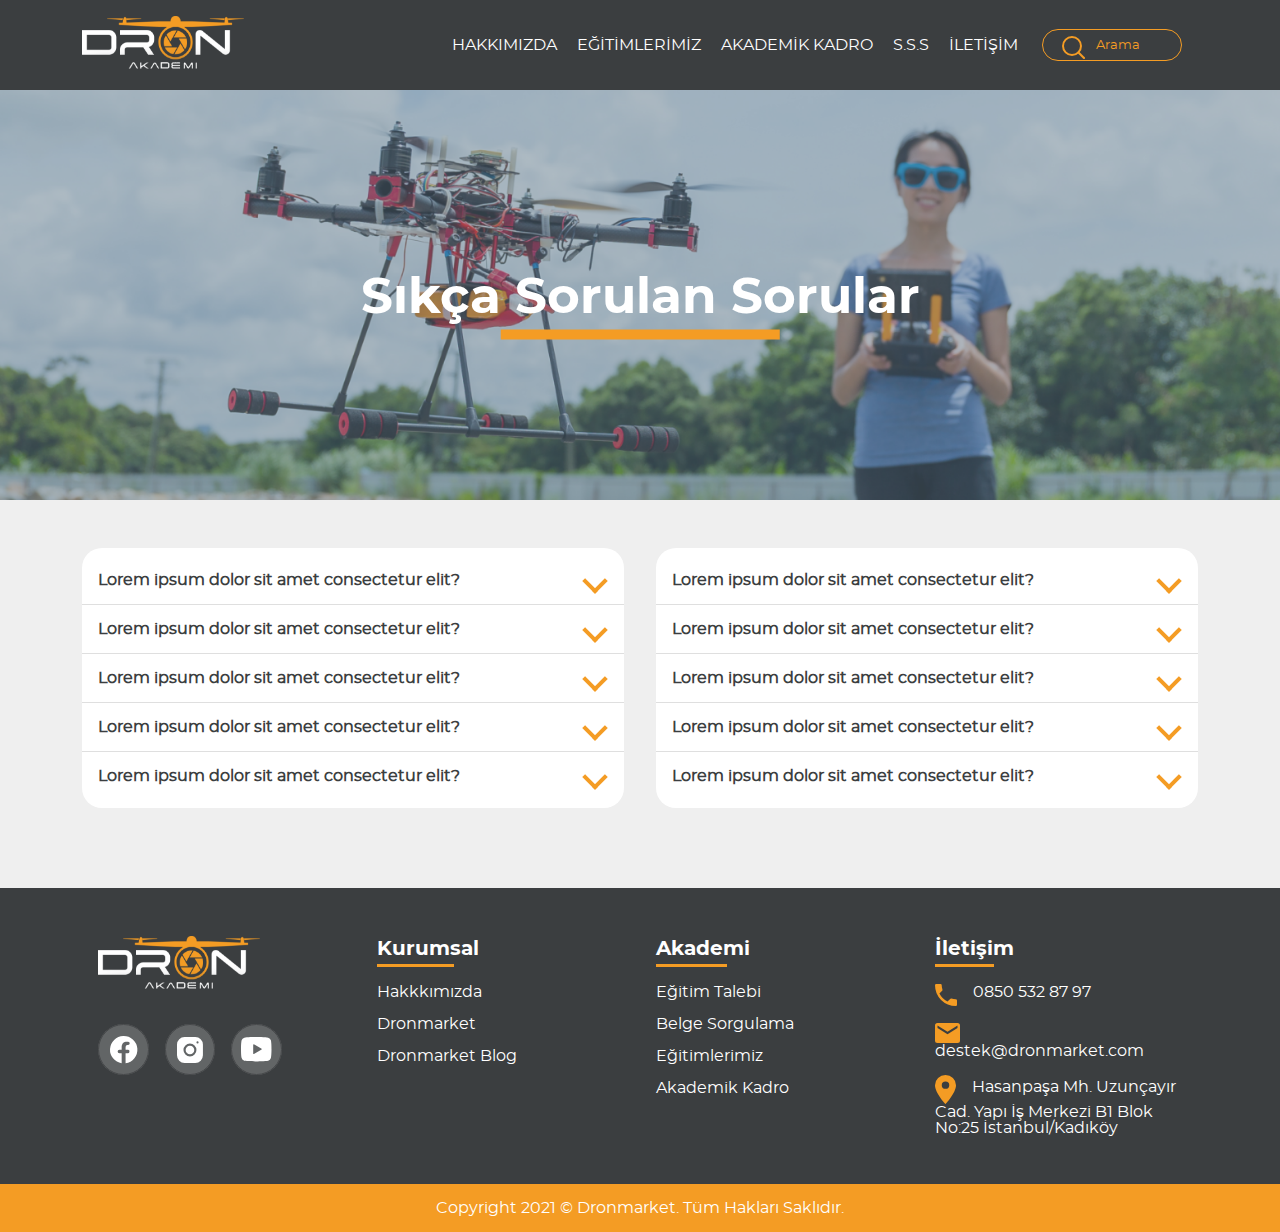
<file: faq.html>
<!DOCTYPE html>
<html lang="tr">

<head>
  <meta charset="UTF-8">
  <meta http-equiv="X-UA-Compatible" content="IE=edge">
  <meta name="viewport" content="width=device-width, initial-scale=1.0">
  <title>Sıkça Sorulan Sorular</title>
  <link rel="stylesheet" href="./stylesheet/css/style.css" />
  <style>
    header>img {
      height: calc(50vh - 40px);
      object-fit: cover;
      width: 100%;
    }

    .faq-list {
      display: none;
    }

    .faq-logo-container {
      display: none;
    }

    b {
      position: relative;
      display: block;
    }

    b::after {
      content: '';
      position: absolute;
      right: 4px;
      top: 0.5rem;
      border: solid var(--yellow);
      border-width: 0 4px 4px 0;
      display: inline-block;
      padding: 7px;
      transform: rotate(45deg);
      -webkit-transform: rotate(45deg);
      transition: all 0.3s;
    }

    .collapsible.active b::after {
      transform: rotate(-180deg) !important;
      -webkit-transform: rotate(-180deg) !important;
      transition: all 0.3s;
      top: calc(0.5rem + 10px);
    }

    .active {
      transition: 0.2s;
    }

    .active b::after {
      border: solid var(--yellow);
      border-width: 0 4px 4px 0;
      padding: 0 10px 0 10px;
    }

    .border-radius-20-top {
      border-radius: 20px 20px 0 0;
    }

    .border-radius-20-bottom {
      border-radius: 0 0 20px 20px;
    }

    @media (min-width: 992px) {
      .border-radius-20-top {
        border-radius: 20px;
      }

      .border-radius-20-bottom {
        border-radius: 20px;
      }
    }

    @media (max-width: 992px) {
      .faq-border-top-mobile {
        border-top: 1px solid var(--line-secondary);
      }
    }

    .faq-border-top {
      border-top: 1px solid var(--line-secondary);
    }
  </style>
</head>

<body>
  <nav id="navbar" class="d-flex align-items-center">
    <div class="w-100 h-100 background-dark d-flex">
      <div class="container d-flex">
        <div id="navbar-images" class="d-flex align-items-center">
          <a href="">
            <img src="./stylesheet/img/nav-logo.png" alt="" id="header-logo" class="img-fluid" />
          </a>
          <img src="./stylesheet/icons/hamburger-menu.svg" alt="" class="ml-auto d-lg-none" id="hamburger-menu" />
        </div>
        <div id="navigations" class="
              d-flex
              ml-auto
              position-lg-static
              flex-column-reverse flex-lg-row
              translateX-100
            ">
          <div id="contact-links" class="
                d-flex d-lg-none
                justify-content-center
                flex-column
                my-auto
                yellow-bg
              ">
            <div id="social-media-links" class="d-flex justify-content-center">
              <a href="" class="mx-1"><img src="./stylesheet/icons/facebook.svg" alt="" /></a>
              <a href="" class="mx-1"><img src="./stylesheet/icons/instagram.svg" alt="" /></a>
              <a href="" class="mx-1"><img src="./stylesheet/icons/youtube.svg" alt="" /></a>
            </div>
            <a href="tel:+908505328797" class="mx-auto my-2 white-text d-flex align-items-center">
              <img src="./stylesheet/icons/phone.svg" alt="" class="mr-1" />
              0850 532 87 97</a>
          </div>
          <ul class="
                white-text
                fs-20-mobile fs-16-tablet
                py-lg-0
                my-lg-auto
                py-1
              ">
            <li><a href="" class="mx-0-5">HAKKIMIZDA</a></li>
            <li><a href="" class="mx-0-5">EĞİTİMLERİMİZ</a></li>
            <li><a href="" class="mx-0-5">AKADEMİK KADRO</a></li>
            <li><a href="" class="mx-0-5">S.S.S</a></li>
            <li><a href="" class="mx-0-5">İLETİŞİM</a></li>
          </ul>
          <form id="search-box" class="my-lg-auto mx-lg-1 m-0" role="search" method="get"
            action="https://akademi.dronmarket.com/">
            <label class="position-relative">
              <input id="search" type="search" placeholder=" Arama" class="py-lg-0-5 py-1 white-text" />
              <span id="search-icon" class="my-auto position-absolute"></span>
            </label>
          </form>
        </div>
      </div>
    </div>
  </nav>
  <main>
    <header class="position-relative">
      <img src="./stylesheet/img/faq-header.png" alt="" class="d-block">
      <h1 class="position-absolute white-text abs-center fs-50 header-h1-bottom bold text-center">Sıkça Sorulan Sorular
      </h1>
    </header>
    <section id="faq" class="background-light pt-3 pb-5">
      <div class="container">
        <div class="row g-0 justify-content-center">
          <div class="col-lg-6 col-12 pr-lg-1 pr-0">
            <div class="white-bg border-radius-20-top">
              <div class="col-12 px-1 pb-0-5 pt-1 collapsible">
                <b class="py-0-5 primary-text">Lorem ipsum dolor sit amet consectetur elit?</b>
                <ul class="faq-list mt-0-5">
                  <li class="secondary-text">
                    Lorem ipsum dolor sit amet consectetur adipisicing elit. Enim
                    excepturi praesentium, explicabo, tempora iusto minima in fugiat
                    fugit autem earum quam facere deserunt dolore.
                  </li>
                </ul>
              </div>
              <div class="col-12 px-1 py-0-5 collapsible faq-border-top">
                <b class="py-0-5 primary-text">Lorem ipsum dolor sit amet consectetur elit?</b>
                <ul class="faq-list mt-0-5">
                  <li class="secondary-text">
                    Lorem ipsum dolor sit amet consectetur adipisicing elit. Enim
                    excepturi praesentium, explicabo, tempora iusto minima in fugiat
                    fugit autem earum quam facere deserunt dolore.
                  </li>
                </ul>
              </div>
              <div class="col-12 px-1 py-0-5 collapsible faq-border-top">
                <b class="py-0-5 primary-text">Lorem ipsum dolor sit amet consectetur elit?</b>
                <ul class="faq-list mt-0-5">
                  <li class="secondary-text">
                    Lorem ipsum dolor sit amet consectetur adipisicing elit. Enim
                    excepturi praesentium, explicabo, tempora iusto minima in fugiat
                    fugit autem earum quam facere deserunt dolore.
                  </li>
                </ul>
              </div>
              <div class="col-12 px-1 py-0-5 collapsible faq-border-top">
                <b class="py-0-5 primary-text">Lorem ipsum dolor sit amet consectetur elit?</b>
                <ul class="faq-list mt-0-5">
                  <li class="secondary-text">
                    Lorem ipsum dolor sit amet consectetur adipisicing elit. Enim
                    excepturi praesentium, explicabo, tempora iusto minima in fugiat
                    fugit autem earum quam facere deserunt dolore.
                  </li>
                </ul>
              </div>
              <div class="col-12 px-1 pt-0-5 pb-lg-1 pb-0-5 collapsible faq-border-top">
                <b class="py-0-5 primary-text">Lorem ipsum dolor sit amet consectetur elit?</b>
                <ul class="faq-list mt-0-5">
                  <li class="secondary-text mb-1">
                    Lorem ipsum dolor sit amet consectetur adipisicing elit. Enim
                    excepturi praesentium, explicabo, tempora iusto minima in fugiat
                    fugit autem earum quam facere deserunt dolore.
                  </li>
                </ul>
              </div>
            </div>
          </div>
          <div class="col-lg-6 col-12 justify-content-center-mobile pl-lg-1 pl-0">
            <div class="white-bg border-radius-20-bottom faq-border-top-mobile">
              <div class="col-12 px-1 pb-0-5 pt-lg-1 pt-0-5 collapsible">
                <b class="py-0-5 primary-text">Lorem ipsum dolor sit amet consectetur elit?</b>
                <ul class="faq-list mt-0-5">
                  <li class="secondary-text">
                    Lorem ipsum dolor sit amet consectetur adipisicing elit. Enim
                    excepturi praesentium, explicabo, tempora iusto minima in fugiat
                    fugit autem earum quam facere deserunt dolore.
                  </li>
                </ul>
              </div>
              <div class="col-12 px-1 py-0-5 collapsible faq-border-top">
                <b class="py-0-5 primary-text">Lorem ipsum dolor sit amet consectetur elit?</b>
                <ul class="faq-list mt-0-5">
                  <li class="secondary-text">
                    Lorem ipsum dolor sit amet consectetur adipisicing elit. Enim
                    excepturi praesentium, explicabo, tempora iusto minima in fugiat
                    fugit autem earum quam facere deserunt dolore.
                  </li>
                </ul>
              </div>
              <div class="col-12 px-1 py-0-5 collapsible faq-border-top">
                <b class="py-0-5 primary-text">Lorem ipsum dolor sit amet consectetur elit?</b>
                <ul class="faq-list mt-0-5">
                  <li class="secondary-text">
                    Lorem ipsum dolor sit amet consectetur adipisicing elit. Enim
                    excepturi praesentium, explicabo, tempora iusto minima in fugiat
                    fugit autem earum quam facere deserunt dolore.
                  </li>
                </ul>
              </div>
              <div class="col-12 px-1 py-0-5 collapsible faq-border-top">
                <b class="py-0-5 primary-text">Lorem ipsum dolor sit amet consectetur elit?</b>
                <ul class="faq-list mt-0-5">
                  <li class="secondary-text">
                    Lorem ipsum dolor sit amet consectetur adipisicing elit. Enim
                    excepturi praesentium, explicabo, tempora iusto minima in fugiat
                    fugit autem earum quam facere deserunt dolore.
                  </li>
                </ul>
              </div>
              <div class="col-12 px-1 pt-0-5 pb-1 collapsible faq-border-top">
                <b class="py-0-5 primary-text">Lorem ipsum dolor sit amet consectetur elit?</b>
                <ul class="faq-list mt-0-5">
                  <li class="secondary-text mb-1">
                    Lorem ipsum dolor sit amet consectetur adipisicing elit. Enim
                    excepturi praesentium, explicabo, tempora iusto minima in fugiat
                    fugit autem earum quam facere deserunt dolore.
                  </li>
                </ul>
              </div>
            </div>
          </div>
        </div>
      </div>
    </section>
  </main>
  <footer>
    <div class="background-dark white-text pt-3 pb-3">
      <div class="container">
        <div class="row g-0 justify-content-center">
          <div
            class="col-lg-3 col-12 py-2 py-lg-0 px-md-1 order-last order-lg-first d-flex flex-column align-items-lg-left align-items-center">
            <img src="./stylesheet/img/nav-logo.png" alt="">
            <div class="d-flex mt-2">
              <a href="" class="mr-0-5"><img src="./stylesheet/icons/facebook-light.svg" alt="" /></a>
              <a href="" class="mx-0-5"><img src="./stylesheet/icons/instagram-light.svg" alt="" /></a>
              <a href="" class="ml-0-5"><img src="./stylesheet/icons/youtube-light.svg" alt="" /></a>
            </div>
          </div>
          <div class="col-lg-3 col-12 py-2 py-lg-0 px-md-1">
            <span class="fs-20-mobile bold title-border-bottom">Kurumsal</span>
            <ul>
              <li><a href="" class="d-inline-block mb-1 mt-1-5">Hakkkımızda</li></a>
              <li><a href="" class="d-inline-block">Dronmarket</li></a>
              <li><a href="" class="d-inline-block mt-1">Dronmarket Blog</li></a>
            </ul>
          </div>
          <div class="col-lg-3 col-12 py-2 py-lg-0 px-md-1">
            <span class="fs-20-mobile bold title-border-bottom">Akademi</span>
            <ul>
              <li><a href="" class="d-inline-block mb-1 mt-1-5">Eğitim Talebi</li></a>
              <li><a href="" class="d-inline-block">Belge Sorgulama</li></a>
              <li><a href="" class="d-inline-block my-1">Eğitimlerimiz</li></a>
              <li><a href="" class="d-inline-block">Akademik Kadro</li></a>
            </ul>
          </div>
          <div class="col-lg-3 col-12 py-2 py-lg-0 px-md-1">
            <span class="fs-20-mobile bold title-border-bottom">İletişim</span>
            <ul>
              <li><a href="tel:+908505328797" class="d-inline-block mb-1 mt-1-5"><img
                    src="./stylesheet/icons/phone-yellow.svg" alt="" class="mr-1 vertical-align-middle" />0850 532 87
                  97</a></li>
              <li><a href="mailto:destek@dronmarket.com" class="d-inline-block"><img
                    src="./stylesheet/icons/mail-yellow.svg" alt=""
                    class="mr-1 vertical-align-middle" />destek@dronmarket.com</a></li>
              <li><a href="https://g.page/dronmarket?share" target="_blank" class="d-inline-block mt-1"><img
                    src="./stylesheet/icons/pin-yellow.svg" alt="" class="mr-1 vertical-align-middle" />Hasanpaşa Mh.
                  Uzunçayır Cad. Yapı İş Merkezi B1 Blok No:25 İstanbul/Kadıköy</a></li>
            </ul>
          </div>
        </div>
      </div>
    </div>
  <div class="yellow-bg">
      <p class="text-center white-text py-1">Copyright 2021 © Dronmarket. Tüm Hakları Saklıdır.</p>
    </div>
  </footer>
  <script src="./stylesheet/js/main.js"></script>
  <script src="https://code.jquery.com/jquery-3.6.0.min.js"
    integrity="sha256-/xUj+3OJU5yExlq6GSYGSHk7tPXikynS7ogEvDej/m4=" crossorigin="anonymous"></script>
  <script>
    $('.collapsible').click(function () {
      $(this).find('.faq-list').slideToggle()
      $(this).toggleClass('active')
    })
  </script>
</body>

</html>
</file>
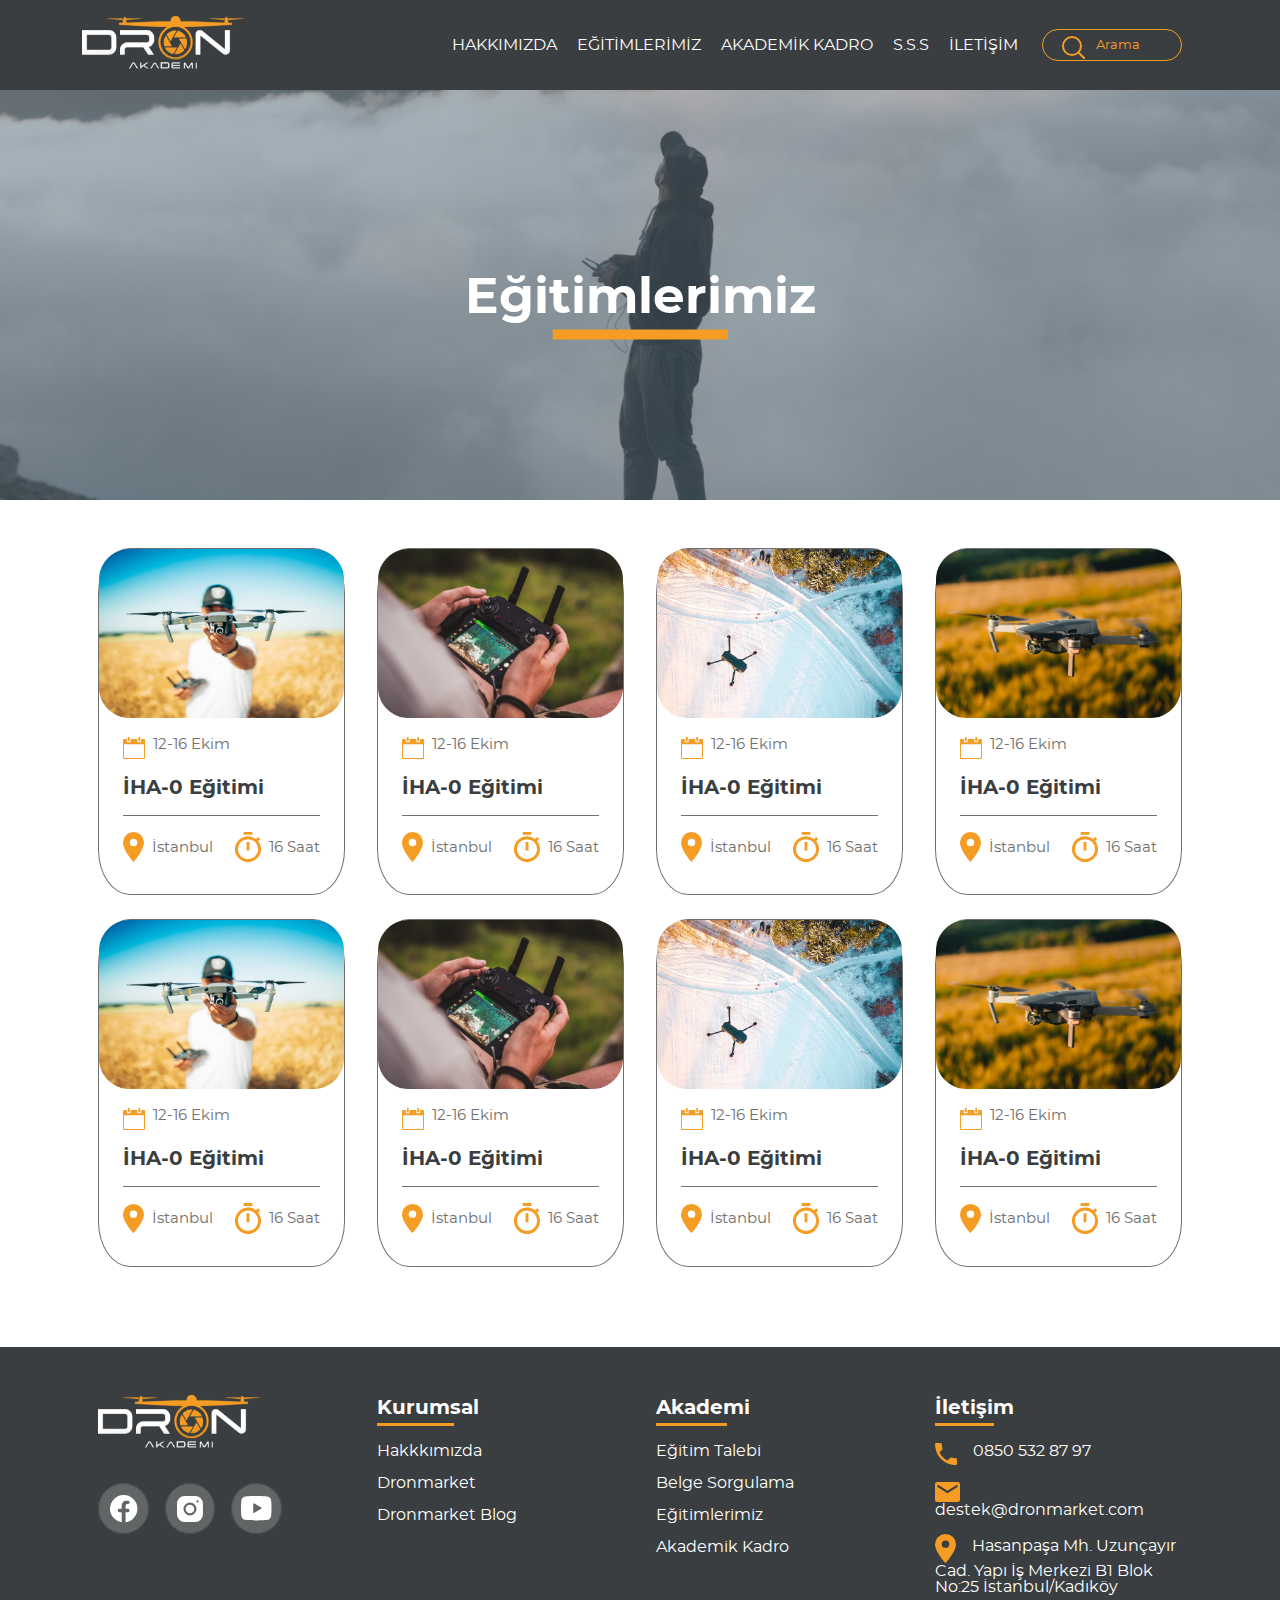
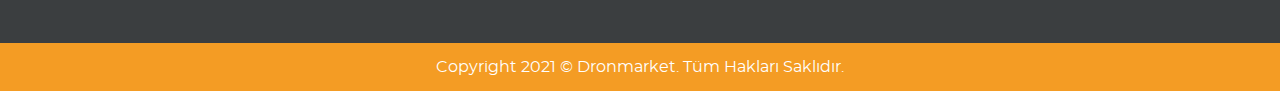
<file: our-educations.html>
<!DOCTYPE html>
<html lang="tr">

<head>
  <meta charset="UTF-8">
  <meta http-equiv="X-UA-Compatible" content="IE=edge">
  <meta name="viewport" content="width=device-width, initial-scale=1.0">
  <title>Eğitimlerimiz</title>
  <link rel="stylesheet" href="./stylesheet/css/style.css" />
  <style>
    header>img {
      height: calc(50vh - 40px);
      object-fit: cover;
      width: 100%;
    }
    #index-iha-educations > img {
      /* width: 100%; */
    }
    .index-iha-cards-container {
      border: 1px solid var(--line-primary);
      /* border-radius: 27px; */
      border-radius: 13%;
      transition: .3s;
    }
    .iha-cards-calendar {
      width: 22px;
    }
    .iha-cards-title {
      padding-bottom: 1rem;
      margin-bottom: 1rem;
      border-bottom: 1px solid var(--line-primary);
    }
    .index-iha-cards-container:hover {
      box-shadow: 0px 1px 19px 3px rgba(0,0,0,0.1);
    }
  </style>
</head>

<body>
  <nav id="navbar" class="d-flex align-items-center">
    <div class="w-100 h-100 background-dark d-flex">
      <div class="container d-flex">
        <div id="navbar-images" class="d-flex align-items-center">
          <a href="">
            <img src="./stylesheet/img/nav-logo.png" alt="" id="header-logo" class="img-fluid" />
          </a>
          <img src="./stylesheet/icons/hamburger-menu.svg" alt="" class="ml-auto d-lg-none" id="hamburger-menu" />
        </div>
        <div id="navigations" class="
              d-flex
              ml-auto
              position-lg-static
              flex-column-reverse flex-lg-row
              translateX-100
            ">
          <div id="contact-links" class="
                d-flex d-lg-none
                justify-content-center
                flex-column
                my-auto
                yellow-bg
              ">
            <div id="social-media-links" class="d-flex justify-content-center">
              <a href="" class="mx-1"><img src="./stylesheet/icons/facebook.svg" alt="" /></a>
              <a href="" class="mx-1"><img src="./stylesheet/icons/instagram.svg" alt="" /></a>
              <a href="" class="mx-1"><img src="./stylesheet/icons/youtube.svg" alt="" /></a>
            </div>
            <a href="tel:+908505328797" class="mx-auto my-2 white-text d-flex align-items-center">
              <img src="./stylesheet/icons/phone.svg" alt="" class="mr-1" />
              0850 532 87 97</a>
          </div>
          <ul class="
                white-text
                fs-20-mobile fs-16-tablet
                py-lg-0
                my-lg-auto
                py-1
              ">
            <li><a href="" class="mx-0-5">HAKKIMIZDA</a></li>
            <li><a href="" class="mx-0-5">EĞİTİMLERİMİZ</a></li>
            <li><a href="" class="mx-0-5">AKADEMİK KADRO</a></li>
            <li><a href="" class="mx-0-5">S.S.S</a></li>
            <li><a href="" class="mx-0-5">İLETİŞİM</a></li>
          </ul>
          <form id="search-box" class="my-lg-auto mx-lg-1 m-0" role="search" method="get"
            action="https://akademi.dronmarket.com/">
            <label class="position-relative">
              <input id="search" type="search" placeholder=" Arama" class="py-lg-0-5 py-1 white-text" />
              <span id="search-icon" class="my-auto position-absolute"></span>
            </label>
          </form>
        </div>
      </div>
    </div>
  </nav>
  <main>
    <header class="position-relative">
      <img src="./stylesheet/img/our-educations.png" alt="" class="d-block">
      <h1 class="position-absolute white-text abs-center fs-50 header-h1-bottom bold">Eğitimlerimiz</h1>
    </header>
    <section id="our-educations-cards" class="mt-3 mb-5 container">
      <div class="row g-0">
        <div class="col-12 col-lg-3 d-flex flex-column px-1 mt-lg-0 mt-1-5">
          <div class="index-iha-cards-container pb-2">
            <img src="./stylesheet/img/index-iha-cards-1.png" alt="" class="img-fluid w-100">
            <div class="iha-cards-content px-1-5">
              <p class="pt-1 d-flex fs-15-mobile secondary-text"><img src="./stylesheet/icons/calendar.svg" alt="" class="mr-0-5 iha-cards-calendar"> 12-16 Ekim</p>
              <p class="bold fs-20-mobile primary-text mt-1 iha-cards-title">İHA-0 Eğitimi</p>
              <div class="d-flex align-items-center">
                <p class="d-flex fs-15-mobile secondary-text align-items-center"><img src="./stylesheet/icons/pin-yellow.svg" alt="" class="vertical-align-middle mr-0-5">İstanbul</p>
                <p class="d-flex fs-15-mobile secondary-text ml-auto align-items-center"><img src="./stylesheet/icons/clock.svg" alt="" class="vertical-align-middle mr-0-5">16 Saat</p>
              </div>
            </div>
          </div>
        </div>
        <div class="col-12 col-lg-3 d-flex flex-column px-1 mt-lg-0 mt-1-5">
          <div class="index-iha-cards-container pb-2">
            <img src="./stylesheet/img/index-iha-cards-2.png" alt="" class="img-fluid w-100">
            <div class="iha-cards-content px-1-5">
              <p class="pt-1 d-flex fs-15-mobile secondary-text"><img src="./stylesheet/icons/calendar.svg" alt="" class="mr-0-5 iha-cards-calendar"> 12-16 Ekim</p>
              <p class="bold fs-20-mobile primary-text mt-1 iha-cards-title">İHA-0 Eğitimi</p>
              <div class="d-flex align-items-center">
                <p class="d-flex fs-15-mobile secondary-text align-items-center"><img src="./stylesheet/icons/pin-yellow.svg" alt="" class="vertical-align-middle mr-0-5">İstanbul</p>
                <p class="d-flex fs-15-mobile secondary-text ml-auto align-items-center"><img src="./stylesheet/icons/clock.svg" alt="" class="vertical-align-middle mr-0-5">16 Saat</p>
              </div>
            </div>
          </div>
        </div>
        <div class="col-12 col-lg-3 d-flex flex-column px-1 mt-lg-0 mt-1-5">
          <div class="index-iha-cards-container pb-2">
            <img src="./stylesheet/img/index-iha-cards-3.png" alt="" class="img-fluid w-100">
            <div class="iha-cards-content px-1-5">
              <p class="pt-1 d-flex fs-15-mobile secondary-text"><img src="./stylesheet/icons/calendar.svg" alt="" class="mr-0-5 iha-cards-calendar"> 12-16 Ekim</p>
              <p class="bold fs-20-mobile primary-text mt-1 iha-cards-title">İHA-0 Eğitimi</p>
              <div class="d-flex align-items-center">
                <p class="d-flex fs-15-mobile secondary-text align-items-center"><img src="./stylesheet/icons/pin-yellow.svg" alt="" class="vertical-align-middle mr-0-5">İstanbul</p>
                <p class="d-flex fs-15-mobile secondary-text ml-auto align-items-center"><img src="./stylesheet/icons/clock.svg" alt="" class="vertical-align-middle mr-0-5">16 Saat</p>
              </div>
            </div>
          </div>
        </div>
        <div class="col-12 col-lg-3 d-flex flex-column px-1 mt-lg-0 mt-1-5">
          <div class="index-iha-cards-container pb-2">
            <img src="./stylesheet/img/index-iha-cards-4.png" alt="" class="img-fluid w-100">
            <div class="iha-cards-content px-1-5">
              <p class="pt-1 d-flex fs-15-mobile secondary-text"><img src="./stylesheet/icons/calendar.svg" alt="" class="mr-0-5 iha-cards-calendar"> 12-16 Ekim</p>
              <p class="bold fs-20-mobile primary-text mt-1 iha-cards-title">İHA-0 Eğitimi</p>
              <div class="d-flex align-items-center">
                <p class="d-flex fs-15-mobile secondary-text align-items-center"><img src="./stylesheet/icons/pin-yellow.svg" alt="" class="vertical-align-middle mr-0-5">İstanbul</p>
                <p class="d-flex fs-15-mobile secondary-text ml-auto align-items-center"><img src="./stylesheet/icons/clock.svg" alt="" class="vertical-align-middle mr-0-5">16 Saat</p>
              </div>
            </div>
          </div>
        </div>
        <div class="col-12 col-lg-3 d-flex flex-column px-1 mt-1-5">
          <div class="index-iha-cards-container pb-2">
            <img src="./stylesheet/img/index-iha-cards-1.png" alt="" class="img-fluid w-100">
            <div class="iha-cards-content px-1-5">
              <p class="pt-1 d-flex fs-15-mobile secondary-text"><img src="./stylesheet/icons/calendar.svg" alt="" class="mr-0-5 iha-cards-calendar"> 12-16 Ekim</p>
              <p class="bold fs-20-mobile primary-text mt-1 iha-cards-title">İHA-0 Eğitimi</p>
              <div class="d-flex align-items-center">
                <p class="d-flex fs-15-mobile secondary-text align-items-center"><img src="./stylesheet/icons/pin-yellow.svg" alt="" class="vertical-align-middle mr-0-5">İstanbul</p>
                <p class="d-flex fs-15-mobile secondary-text ml-auto align-items-center"><img src="./stylesheet/icons/clock.svg" alt="" class="vertical-align-middle mr-0-5">16 Saat</p>
              </div>
            </div>
          </div>
        </div>
        <div class="col-12 col-lg-3 d-flex flex-column px-1 mt-1-5">
          <div class="index-iha-cards-container pb-2">
            <img src="./stylesheet/img/index-iha-cards-2.png" alt="" class="img-fluid w-100">
            <div class="iha-cards-content px-1-5">
              <p class="pt-1 d-flex fs-15-mobile secondary-text"><img src="./stylesheet/icons/calendar.svg" alt="" class="mr-0-5 iha-cards-calendar"> 12-16 Ekim</p>
              <p class="bold fs-20-mobile primary-text mt-1 iha-cards-title">İHA-0 Eğitimi</p>
              <div class="d-flex align-items-center">
                <p class="d-flex fs-15-mobile secondary-text align-items-center"><img src="./stylesheet/icons/pin-yellow.svg" alt="" class="vertical-align-middle mr-0-5">İstanbul</p>
                <p class="d-flex fs-15-mobile secondary-text ml-auto align-items-center"><img src="./stylesheet/icons/clock.svg" alt="" class="vertical-align-middle mr-0-5">16 Saat</p>
              </div>
            </div>
          </div>
        </div>
        <div class="col-12 col-lg-3 d-flex flex-column px-1 mt-1-5">
          <div class="index-iha-cards-container pb-2">
            <img src="./stylesheet/img/index-iha-cards-3.png" alt="" class="img-fluid w-100">
            <div class="iha-cards-content px-1-5">
              <p class="pt-1 d-flex fs-15-mobile secondary-text"><img src="./stylesheet/icons/calendar.svg" alt="" class="mr-0-5 iha-cards-calendar"> 12-16 Ekim</p>
              <p class="bold fs-20-mobile primary-text mt-1 iha-cards-title">İHA-0 Eğitimi</p>
              <div class="d-flex align-items-center">
                <p class="d-flex fs-15-mobile secondary-text align-items-center"><img src="./stylesheet/icons/pin-yellow.svg" alt="" class="vertical-align-middle mr-0-5">İstanbul</p>
                <p class="d-flex fs-15-mobile secondary-text ml-auto align-items-center"><img src="./stylesheet/icons/clock.svg" alt="" class="vertical-align-middle mr-0-5">16 Saat</p>
              </div>
            </div>
          </div>
        </div>
        <div class="col-12 col-lg-3 d-flex flex-column px-1 mt-1-5">
          <div class="index-iha-cards-container pb-2">
            <img src="./stylesheet/img/index-iha-cards-4.png" alt="" class="img-fluid w-100">
            <div class="iha-cards-content px-1-5">
              <p class="pt-1 d-flex fs-15-mobile secondary-text"><img src="./stylesheet/icons/calendar.svg" alt="" class="mr-0-5 iha-cards-calendar"> 12-16 Ekim</p>
              <p class="bold fs-20-mobile primary-text mt-1 iha-cards-title">İHA-0 Eğitimi</p>
              <div class="d-flex align-items-center">
                <p class="d-flex fs-15-mobile secondary-text align-items-center"><img src="./stylesheet/icons/pin-yellow.svg" alt="" class="vertical-align-middle mr-0-5">İstanbul</p>
                <p class="d-flex fs-15-mobile secondary-text ml-auto align-items-center"><img src="./stylesheet/icons/clock.svg" alt="" class="vertical-align-middle mr-0-5">16 Saat</p>
              </div>
            </div>
          </div>
        </div>
      </div>
    </section>
  </main>
  <footer>
    <div class="background-dark white-text pt-3 pb-3">
      <div class="container">
        <div class="row g-0 justify-content-center">
          <div
            class="col-lg-3 col-12 py-2 py-lg-0 px-md-1 order-last order-lg-first d-flex flex-column align-items-lg-left align-items-center">
            <img src="./stylesheet/img/nav-logo.png" alt="">
            <div class="d-flex mt-2">
              <a href="" class="mr-0-5"><img src="./stylesheet/icons/facebook-light.svg" alt="" /></a>
              <a href="" class="mx-0-5"><img src="./stylesheet/icons/instagram-light.svg" alt="" /></a>
              <a href="" class="ml-0-5"><img src="./stylesheet/icons/youtube-light.svg" alt="" /></a>
            </div>
          </div>
          <div class="col-lg-3 col-12 py-2 py-lg-0 px-md-1">
            <span class="fs-20-mobile bold title-border-bottom">Kurumsal</span>
            <ul>
              <li><a href="" class="d-inline-block mb-1 mt-1-5">Hakkkımızda</li></a>
              <li><a href="" class="d-inline-block">Dronmarket</li></a>
              <li><a href="" class="d-inline-block mt-1">Dronmarket Blog</li></a>
            </ul>
          </div>
          <div class="col-lg-3 col-12 py-2 py-lg-0 px-md-1">
            <span class="fs-20-mobile bold title-border-bottom">Akademi</span>
            <ul>
              <li><a href="" class="d-inline-block mb-1 mt-1-5">Eğitim Talebi</li></a>
              <li><a href="" class="d-inline-block">Belge Sorgulama</li></a>
              <li><a href="" class="d-inline-block my-1">Eğitimlerimiz</li></a>
              <li><a href="" class="d-inline-block">Akademik Kadro</li></a>
            </ul>
          </div>
          <div class="col-lg-3 col-12 py-2 py-lg-0 px-md-1">
            <span class="fs-20-mobile bold title-border-bottom">İletişim</span>
            <ul>
              <li><a href="tel:+908505328797" class="d-inline-block mb-1 mt-1-5"><img
                    src="./stylesheet/icons/phone-yellow.svg" alt="" class="mr-1 vertical-align-middle" />0850 532 87
                  97</a></li>
              <li><a href="mailto:destek@dronmarket.com" class="d-inline-block"><img
                    src="./stylesheet/icons/mail-yellow.svg" alt=""
                    class="mr-1 vertical-align-middle" />destek@dronmarket.com</a></li>
              <li><a href="https://g.page/dronmarket?share" target="_blank" class="d-inline-block mt-1"><img
                    src="./stylesheet/icons/pin-yellow.svg" alt="" class="mr-1 vertical-align-middle" />Hasanpaşa Mh.
                  Uzunçayır Cad. Yapı İş Merkezi B1 Blok No:25 İstanbul/Kadıköy</a></li>
            </ul>
          </div>
        </div>
      </div>
    </div>
  <div class="yellow-bg">
      <p class="text-center white-text py-1">Copyright 2021 © Dronmarket. Tüm Hakları Saklıdır.</p>
    </div>
  </footer>
  <script src="./stylesheet/js/main.js"></script>
  <script src="./stylesheet/js/glider.min.js"></script>
</body>

</html>
</file>
<file: stylesheet/css/style.css>
@charset "UTF-8";

:root {
  --yellow: #f49c24;
  --text-primary: #3b3e40;
  --text-secondary: #707070;
  --line-primary: #707070;
  --line-secondary: #dfdfdf;
  --background-light: #efefef;
  --background-dark: #3b3e40;
  --white: #ffffff;
}

@font-face {
  font-family: 'Montserrat-Regular';
  src: url('../font/montserrat-regular-webfont.eot');
  src: url('../font/montserrat-regular-webfont.eot?#iefix')
      format('embedded-opentype'),
    url('../font/montserrat-regular-webfont.woff2') format('woff2'),
    url('../font/montserrat-regular-webfont.woff') format('woff'),
    url('../font/montserrat-regular-webfont.ttf') format('truetype'),
    url('../font/montserrat-regular-webfont.svg#webfontregular') format('svg');
  font-weight: normal;
  font-style: normal;
}

@font-face {
  font-family: 'Montserrat-Bold';
  src: url('../font/montserrat-bold-webfont.eot');
  src: url('../font/montserrat-bold-webfont.eot?#iefix')
      format('embedded-opentype'),
    url('../font/montserrat-bold-webfont.woff2') format('woff2'),
    url('../font/montserrat-bold-webfont.woff') format('woff'),
    url('../font/montserrat-bold-webfont.ttf') format('truetype'),
    url('../font/montserrat-bold-webfont.svg#webfontregular') format('svg');
  font-weight: normal;
  font-style: normal;
}

@font-face {
  font-family: 'Montserrat-Black';
  src: url('../font/montserrat-black-webfont.eot');
  src: url('../font/montserrat-black-webfont.eot?#iefix')
      format('embedded-opentype'),
    url('../font/montserrat-black-webfont.woff2') format('woff2'),
    url('../font/montserrat-black-webfont.woff') format('woff'),
    url('../font/montserrat-black-webfont.ttf') format('truetype'),
    url('../font/montserrat-black-webfont.svg#webfontregular') format('svg');
  font-weight: normal;
  font-style: normal;
}

.regular {
  font-family: Montserrat-Regular !important;
}

.bold {
  font-family: Montserrat-Bold !important;
}

.black {
  font-family: Montserrat-Black !important;
}

.yellow-bg {
  background-color: var(--yellow);
}

.yellow-text {
  color: var(--yellow);
}

.background-light {
  background-color: var(--background-light);
}

.background-dark {
  background-color: var(--background-dark);
}

.primary-text {
  color: var(--text-primary);
}

.secondary-text {
  color: var(--text-secondary);
}

.primary-line {
  color: var(--line-primary);
}

.secondary-line {
  color: var(--line-secondary);
}

.white-bg {
  background-color: var(--white);
}

.white-text {
  color: var(--white);
}

.fs-14-mobile {
  font-size: 14px !important;
}

.fs-15-mobile {
  font-size: 15px !important;
}

.fs-16-mobile {
  font-size: 16px;
}

.fs-18-mobile {
  font-size: 18px;
}

.fs-20-mobile {
  font-size: 20px;
}

.fs-22-mobile {
  font-size: 22px;
}

.fs-24-mobile {
  font-size: 24px;
}

.fs-30-mobile {
  font-size: 30px;
}

.fs-32-mobile {
  font-size: 32px;
}

.fs-42-mobile {
  font-size: 42px;
}

.fs-28-mobile {
  font-size: 28px;
}

.fs-32-mobile {
  font-size: 32px;
}

.fs-50-mobile {
  font-size: 50px;
}

.fs-80-mobile {
  font-size: 80px;
}

@media (min-width: 768px) {
  .fs-16-tablet {
    font-size: 16px;
  }

  .fs-15-tablet {
    font-size: 15px;
  }

  .fs-18-tablet {
    font-size: 18px;
  }

  .fs-20-tablet {
    font-size: 20px;
  }

  .fs-24-tablet {
    font-size: 24px;
  }

  .fs-28-tablet {
    font-size: 28px;
  }

  .fs-50-tablet {
    font-size: 50px;
  }
}

@media (min-width: 992px) {
  .fs-15 {
    font-size: 15px;
  }

  .fs-16 {
    font-size: 16px;
  }

  .fs-18 {
    font-size: 18px;
  }

  .fs-20 {
    font-size: 20px;
  }

  .fs-24 {
    font-size: 24px;
  }

  .fs-28 {
    font-size: 28px;
  }

  .fs-42 {
    font-size: 42px;
  }

  .fs-50 {
    font-size: 50px;
  }
}

/* Reboot CSS */

*,
*::before,
*::after {
  box-sizing: border-box;
  margin: 0;
  padding: 0;
  border: 0;
  font-family: inherit;
}

html {
  font-size: 16px;
  font-family: 'Montserrat-Regular' !important;
  scroll-behavior: smooth;
}

body {
  font-size: 1rem;
  font-weight: normal;
  margin-top: 80px;
}
@media (min-width: 992px) {
  body {
    margin-top: 90px;
  }
}

a {
  color: inherit;
  text-decoration: none;
}

button {
  background-color: transparent;
  cursor: pointer;
  outline: none;
}

input {
  outline: none;
}

ul,
button {
  padding: 0;
}

ul {
  list-style: none;
}

b,
strong {
  font-weight: bolder;
}

.img-fluid {
  max-width: 100%;
  height: auto;
}

/* Containers */

.container,
.container-xxl,
.container-xl,
.container-lg,
.container-md,
.container-sm {
  width: 100%;
  padding-right: var(--bs-gutter-x, 0.75rem);
  padding-left: var(--bs-gutter-x, 0.75rem);
  margin-right: auto;
  margin-left: auto;
}

@media (min-width: 576px) {
  .container-sm,
  .container {
    max-width: 540px;
  }
}
@media (min-width: 768px) {
  .container-md,
  .container-sm,
  .container {
    max-width: 720px;
  }
}
@media (min-width: 992px) {
  .container-lg,
  .container-md,
  .container-sm,
  .container {
    max-width: 960px;
  }
}
@media (min-width: 1200px) {
  .container-xl,
  .container-lg,
  .container-md,
  .container-sm,
  .container {
    max-width: 1140px;
  }
}
@media (min-width: 1400px) {
  .container-xxl,
  .container-xl,
  .container-lg,
  .container-md,
  .container-sm,
  .container {
    max-width: 1320px;
  }
}

/* Rows */

.row {
  --bs-gutter-x: 1.5rem;
  --bs-gutter-y: 0;
  display: flex;
  flex-wrap: wrap;
  margin-top: calc(var(--bs-gutter-y) * -1);
  margin-right: calc(var(--bs-gutter-x) * -0.5);
  margin-left: calc(var(--bs-gutter-x) * -0.5);
}

.row > * {
  flex-shrink: 0;
  width: 100%;
  max-width: 100%;
  padding-right: calc(var(--bs-gutter-x) * 0.5);
  padding-left: calc(var(--bs-gutter-x) * 0.5);
  margin-top: var(--bs-gutter-y);
}

.col {
  flex: 1 0 0%;
}

.row-cols-auto > * {
  flex: 0 0 auto;
  width: auto;
}

.row-cols-1 > * {
  flex: 0 0 auto;
  width: 100%;
}

.row-cols-2 > * {
  flex: 0 0 auto;
  width: 50%;
}

.row-cols-3 > * {
  flex: 0 0 auto;
  width: 33.3333333333%;
}

.row-cols-4 > * {
  flex: 0 0 auto;
  width: 25%;
}

.row-cols-5 > * {
  flex: 0 0 auto;
  width: 20%;
}

.row-cols-6 > * {
  flex: 0 0 auto;
  width: 16.6666666667%;
}

/* Row Cols */

/* SM */

@media (min-width: 576px) {
  .col-sm {
    flex: 1 0 0%;
  }

  .row-cols-sm-auto > * {
    flex: 0 0 auto;
    width: auto;
  }

  .row-cols-sm-1 > * {
    flex: 0 0 auto;
    width: 100%;
  }

  .row-cols-sm-2 > * {
    flex: 0 0 auto;
    width: 50%;
  }

  .row-cols-sm-3 > * {
    flex: 0 0 auto;
    width: 33.3333333333%;
  }

  .row-cols-sm-4 > * {
    flex: 0 0 auto;
    width: 25%;
  }

  .row-cols-sm-5 > * {
    flex: 0 0 auto;
    width: 20%;
  }

  .row-cols-sm-6 > * {
    flex: 0 0 auto;
    width: 16.6666666667%;
  }
}

/* MD */

@media (min-width: 768px) {
  .col-md {
    flex: 1 0 0%;
  }

  .row-cols-md-auto > * {
    flex: 0 0 auto;
    width: auto;
  }

  .row-cols-md-1 > * {
    flex: 0 0 auto;
    width: 100%;
  }

  .row-cols-md-2 > * {
    flex: 0 0 auto;
    width: 50%;
  }

  .row-cols-md-3 > * {
    flex: 0 0 auto;
    width: 33.3333333333%;
  }

  .row-cols-md-4 > * {
    flex: 0 0 auto;
    width: 25%;
  }

  .row-cols-md-5 > * {
    flex: 0 0 auto;
    width: 20%;
  }

  .row-cols-md-6 > * {
    flex: 0 0 auto;
    width: 16.6666666667%;
  }
}

/* LG */

@media (min-width: 992px) {
  .col-lg {
    flex: 1 0 0%;
  }

  .row-cols-lg-auto > * {
    flex: 0 0 auto;
    width: auto;
  }

  .row-cols-lg-1 > * {
    flex: 0 0 auto;
    width: 100%;
  }

  .row-cols-lg-2 > * {
    flex: 0 0 auto;
    width: 50%;
  }

  .row-cols-lg-3 > * {
    flex: 0 0 auto;
    width: 33.3333333333%;
  }

  .row-cols-lg-4 > * {
    flex: 0 0 auto;
    width: 25%;
  }

  .row-cols-lg-5 > * {
    flex: 0 0 auto;
    width: 20%;
  }

  .row-cols-lg-6 > * {
    flex: 0 0 auto;
    width: 16.6666666667%;
  }
}

/* XL */

@media (min-width: 1200px) {
  .col-xl {
    flex: 1 0 0%;
  }

  .row-cols-xl-auto > * {
    flex: 0 0 auto;
    width: auto;
  }

  .row-cols-xl-1 > * {
    flex: 0 0 auto;
    width: 100%;
  }

  .row-cols-xl-2 > * {
    flex: 0 0 auto;
    width: 50%;
  }

  .row-cols-xl-3 > * {
    flex: 0 0 auto;
    width: 33.3333333333%;
  }

  .row-cols-xl-4 > * {
    flex: 0 0 auto;
    width: 25%;
  }

  .row-cols-xl-5 > * {
    flex: 0 0 auto;
    width: 20%;
  }

  .row-cols-xl-6 > * {
    flex: 0 0 auto;
    width: 16.6666666667%;
  }
}

/* XXL */

@media (min-width: 1400px) {
  .col-xxl {
    flex: 1 0 0%;
  }

  .row-cols-xxl-auto > * {
    flex: 0 0 auto;
    width: auto;
  }

  .row-cols-xxl-1 > * {
    flex: 0 0 auto;
    width: 100%;
  }

  .row-cols-xxl-2 > * {
    flex: 0 0 auto;
    width: 50%;
  }

  .row-cols-xxl-3 > * {
    flex: 0 0 auto;
    width: 33.3333333333%;
  }

  .row-cols-xxl-4 > * {
    flex: 0 0 auto;
    width: 25%;
  }

  .row-cols-xxl-5 > * {
    flex: 0 0 auto;
    width: 20%;
  }

  .row-cols-xxl-6 > * {
    flex: 0 0 auto;
    width: 16.6666666667%;
  }
}

/* Cols */

.col-auto {
  flex: 0 0 auto;
  width: auto;
}

.col-1 {
  flex: 0 0 auto;
  width: 8.33333333%;
}

.col-2 {
  flex: 0 0 auto;
  width: 16.66666667%;
}

.col-3 {
  flex: 0 0 auto;
  width: 25%;
}

.col-4 {
  flex: 0 0 auto;
  width: 33.33333333%;
}

.col-5 {
  flex: 0 0 auto;
  width: 41.66666667%;
}

.col-6 {
  flex: 0 0 auto;
  width: 50%;
}

.col-7 {
  flex: 0 0 auto;
  width: 58.33333333%;
}

.col-8 {
  flex: 0 0 auto;
  width: 66.66666667%;
}

.col-9 {
  flex: 0 0 auto;
  width: 75%;
}

.col-10 {
  flex: 0 0 auto;
  width: 83.33333333%;
}

.col-11 {
  flex: 0 0 auto;
  width: 91.66666667%;
}

.col-12 {
  flex: 0 0 auto;
  width: 100%;
}

.offset-1 {
  margin-left: 8.33333333%;
}

.offset-2 {
  margin-left: 16.66666667%;
}

.offset-3 {
  margin-left: 25%;
}

.offset-4 {
  margin-left: 33.33333333%;
}

.offset-5 {
  margin-left: 41.66666667%;
}

.offset-6 {
  margin-left: 50%;
}

.offset-7 {
  margin-left: 58.33333333%;
}

.offset-8 {
  margin-left: 66.66666667%;
}

.offset-9 {
  margin-left: 75%;
}

.offset-10 {
  margin-left: 83.33333333%;
}

.offset-11 {
  margin-left: 91.66666667%;
}

.g-0,
.gx-0 {
  --bs-gutter-x: 0;
}

.g-0,
.gy-0 {
  --bs-gutter-y: 0;
}

.g-0-25,
.gx-0-25 {
  --bs-gutter-x: 0.25rem;
}

.g-0-25,
.gy-0-25 {
  --bs-gutter-y: 0.25rem;
}

.g-0-5,
.gx-0-5 {
  --bs-gutter-x: 0.5rem;
}

.g-0-5,
.gy-0-5 {
  --bs-gutter-y: 0.5rem;
}

.g-0-75,
.gx-0-75 {
  --bs-gutter-x: 0.75rem;
}

.g-0-75,
.gy-0-75 {
  --bs-gutter-y: 0.75rem;
}

.g-1,
.gx-1 {
  --bs-gutter-x: 1rem;
}

.g-1,
.gy-1 {
  --bs-gutter-y: 1rem;
}

.g-1-5,
.gx-1-5 {
  --bs-gutter-x: 1.5rem;
}

.g-1-5,
.gy-1-5 {
  --bs-gutter-y: 1.5rem;
}

.g-2,
.gx-2 {
  --bs-gutter-x: 2rem;
}

.g-2,
.gy-2 {
  --bs-gutter-y: 2rem;
}

.g-2-5,
.gx-2-5 {
  --bs-gutter-x: 2.5rem;
}

.g-2-5,
.gy-2-5 {
  --bs-gutter-y: 2.5rem;
}

.g-3,
.gx-3 {
  --bs-gutter-x: 3rem;
}

.g-3,
.gy-3 {
  --bs-gutter-y: 3rem;
}

.g-3-5,
.gx-3-5 {
  --bs-gutter-x: 3.5rem;
}

.g-3-5,
.gy-3-5 {
  --bs-gutter-y: 3.5rem;
}

.g-4,
.gx-4 {
  --bs-gutter-x: 4rem;
}

.g-4,
.gy-4 {
  --bs-gutter-y: 4rem;
}

.g-4-5,
.gx-4-5 {
  --bs-gutter-x: 4.5rem;
}

.g-4-5,
.gy-4-5 {
  --bs-gutter-y: 4.5rem;
}

.g-5,
.gx-5 {
  --bs-gutter-x: 5rem;
}

.g-5,
.gy-5 {
  --bs-gutter-y: 5rem;
}

/* SM */

@media (min-width: 576px) {
  .col-sm-auto {
    flex: 0 0 auto;
    width: auto;
  }

  .col-sm-1 {
    flex: 0 0 auto;
    width: 8.33333333%;
  }

  .col-sm-2 {
    flex: 0 0 auto;
    width: 16.66666667%;
  }

  .col-sm-3 {
    flex: 0 0 auto;
    width: 25%;
  }

  .col-sm-4 {
    flex: 0 0 auto;
    width: 33.33333333%;
  }

  .col-sm-5 {
    flex: 0 0 auto;
    width: 41.66666667%;
  }

  .col-sm-6 {
    flex: 0 0 auto;
    width: 50%;
  }

  .col-sm-7 {
    flex: 0 0 auto;
    width: 58.33333333%;
  }

  .col-sm-8 {
    flex: 0 0 auto;
    width: 66.66666667%;
  }

  .col-sm-9 {
    flex: 0 0 auto;
    width: 75%;
  }

  .col-sm-10 {
    flex: 0 0 auto;
    width: 83.33333333%;
  }

  .col-sm-11 {
    flex: 0 0 auto;
    width: 91.66666667%;
  }

  .col-sm-12 {
    flex: 0 0 auto;
    width: 100%;
  }

  .offset-sm-0 {
    margin-left: 0;
  }

  .offset-sm-1 {
    margin-left: 8.33333333%;
  }

  .offset-sm-2 {
    margin-left: 16.66666667%;
  }

  .offset-sm-3 {
    margin-left: 25%;
  }

  .offset-sm-4 {
    margin-left: 33.33333333%;
  }

  .offset-sm-5 {
    margin-left: 41.66666667%;
  }

  .offset-sm-6 {
    margin-left: 50%;
  }

  .offset-sm-7 {
    margin-left: 58.33333333%;
  }

  .offset-sm-8 {
    margin-left: 66.66666667%;
  }

  .offset-sm-9 {
    margin-left: 75%;
  }

  .offset-sm-10 {
    margin-left: 83.33333333%;
  }

  .offset-sm-11 {
    margin-left: 91.66666667%;
  }

  .g-sm-0,
  .gx-sm-0 {
    --bs-gutter-x: 0;
  }

  .g-sm-0,
  .gy-sm-0 {
    --bs-gutter-y: 0;
  }

  .g-sm-0-25,
  .gx-sm-0-25 {
    --bs-gutter-x: 0.25rem;
  }

  .g-sm-0-25,
  .gy-sm-0-25 {
    --bs-gutter-y: 0.25rem;
  }

  .g-sm-0-5,
  .gx-sm-0-5 {
    --bs-gutter-x: 0.5rem;
  }

  .g-sm-0-5,
  .gy-sm-0-5 {
    --bs-gutter-y: 0.5rem;
  }

  .g-sm-0-75,
  .gx-sm-0-75 {
    --bs-gutter-x: 0.75rem;
  }

  .g-sm-0-75,
  .gy-sm-0-75 {
    --bs-gutter-y: 0.75rem;
  }

  .g-sm-1,
  .gx-sm-1 {
    --bs-gutter-x: 1rem;
  }

  .g-sm-1,
  .gy-sm-1 {
    --bs-gutter-y: 1rem;
  }

  .g-sm-1-5,
  .gx-sm-1-5 {
    --bs-gutter-x: 1.5rem;
  }

  .g-sm-1-5,
  .gy-sm-1-5 {
    --bs-gutter-y: 1.5rem;
  }

  .g-sm-2,
  .gx-sm-2 {
    --bs-gutter-x: 2rem;
  }

  .g-sm-2,
  .gy-sm-2 {
    --bs-gutter-y: 2rem;
  }

  .g-sm-2-5,
  .gx-sm-2-5 {
    --bs-gutter-x: 2.5rem;
  }

  .g-sm-2-5,
  .gy-sm-2-5 {
    --bs-gutter-y: 2.5rem;
  }

  .g-sm-3,
  .gx-sm-3 {
    --bs-gutter-x: 3rem;
  }

  .g-sm-3,
  .gy-sm-3 {
    --bs-gutter-y: 3rem;
  }

  .g-sm-3-5,
  .gx-sm-3-5 {
    --bs-gutter-x: 3.5rem;
  }

  .g-sm-3-5,
  .gy-sm-3-5 {
    --bs-gutter-y: 3.5rem;
  }

  .g-sm-4,
  .gx-sm-4 {
    --bs-gutter-x: 4rem;
  }

  .g-sm-4,
  .gy-sm-4 {
    --bs-gutter-y: 4rem;
  }

  .g-sm-4-5,
  .gx-sm-4-5 {
    --bs-gutter-x: 4.5rem;
  }

  .g-sm-4-5,
  .gy-sm-4-5 {
    --bs-gutter-y: 4.5rem;
  }

  .g-sm-5,
  .gx-sm-5 {
    --bs-gutter-x: 5rem;
  }

  .g-sm-5,
  .gy-sm-5 {
    --bs-gutter-y: 5rem;
  }
}

/* MD */

@media (min-width: 768px) {
  .col-md-auto {
    flex: 0 0 auto;
    width: auto;
  }

  .col-md-1 {
    flex: 0 0 auto;
    width: 8.33333333%;
  }

  .col-md-2 {
    flex: 0 0 auto;
    width: 16.66666667%;
  }

  .col-md-3 {
    flex: 0 0 auto;
    width: 25%;
  }

  .col-md-4 {
    flex: 0 0 auto;
    width: 33.33333333%;
  }

  .col-md-5 {
    flex: 0 0 auto;
    width: 41.66666667%;
  }

  .col-md-6 {
    flex: 0 0 auto;
    width: 50%;
  }

  .col-md-7 {
    flex: 0 0 auto;
    width: 58.33333333%;
  }

  .col-md-8 {
    flex: 0 0 auto;
    width: 66.66666667%;
  }

  .col-md-9 {
    flex: 0 0 auto;
    width: 75%;
  }

  .col-md-10 {
    flex: 0 0 auto;
    width: 83.33333333%;
  }

  .col-md-11 {
    flex: 0 0 auto;
    width: 91.66666667%;
  }

  .col-md-12 {
    flex: 0 0 auto;
    width: 100%;
  }

  .offset-md-0 {
    margin-left: 0;
  }

  .offset-md-1 {
    margin-left: 8.33333333%;
  }

  .offset-md-2 {
    margin-left: 16.66666667%;
  }

  .offset-md-3 {
    margin-left: 25%;
  }

  .offset-md-4 {
    margin-left: 33.33333333%;
  }

  .offset-md-5 {
    margin-left: 41.66666667%;
  }

  .offset-md-6 {
    margin-left: 50%;
  }

  .offset-md-7 {
    margin-left: 58.33333333%;
  }

  .offset-md-8 {
    margin-left: 66.66666667%;
  }

  .offset-md-9 {
    margin-left: 75%;
  }

  .offset-md-10 {
    margin-left: 83.33333333%;
  }

  .offset-md-11 {
    margin-left: 91.66666667%;
  }

  .g-md-0,
  .gx-md-0 {
    --bs-gutter-x: 0;
  }

  .g-md-0,
  .gy-md-0 {
    --bs-gutter-y: 0;
  }

  .g-md-0-25,
  .gx-md-0-25 {
    --bs-gutter-x: 0.25rem;
  }

  .g-md-0-25,
  .gy-md-0-25 {
    --bs-gutter-y: 0.25rem;
  }

  .g-md-0-5,
  .gx-md-0-5 {
    --bs-gutter-x: 0.5rem;
  }

  .g-md-0-5,
  .gy-md-0-5 {
    --bs-gutter-y: 0.5rem;
  }

  .g-md-0-75,
  .gx-md-0-75 {
    --bs-gutter-x: 0.75rem;
  }

  .g-md-0-75,
  .gy-md-0-75 {
    --bs-gutter-y: 0.75rem;
  }

  .g-md-1,
  .gx-md-1 {
    --bs-gutter-x: 1rem;
  }

  .g-md-1,
  .gy-md-1 {
    --bs-gutter-y: 1rem;
  }

  .g-md-1-5,
  .gx-md-1-5 {
    --bs-gutter-x: 1.5rem;
  }

  .g-md-1-5,
  .gy-md-1-5 {
    --bs-gutter-y: 1.5rem;
  }

  .g-md-2,
  .gx-md-2 {
    --bs-gutter-x: 2rem;
  }

  .g-md-2,
  .gy-md-2 {
    --bs-gutter-y: 2rem;
  }

  .g-md-2-5,
  .gx-md-2-5 {
    --bs-gutter-x: 2.5rem;
  }

  .g-md-2-5,
  .gy-md-2-5 {
    --bs-gutter-y: 2.5rem;
  }

  .g-md-3,
  .gx-md-3 {
    --bs-gutter-x: 3rem;
  }

  .g-md-3,
  .gy-md-3 {
    --bs-gutter-y: 3rem;
  }

  .g-md-3-5,
  .gx-md-3-5 {
    --bs-gutter-x: 3.5rem;
  }

  .g-md-3-5,
  .gy-md-3-5 {
    --bs-gutter-y: 3.5rem;
  }

  .g-md-4,
  .gx-md-4 {
    --bs-gutter-x: 4rem;
  }

  .g-md-4,
  .gy-md-4 {
    --bs-gutter-y: 4rem;
  }

  .g-md-4-5,
  .gx-md-4-5 {
    --bs-gutter-x: 4.5rem;
  }

  .g-md-4-5,
  .gy-md-4-5 {
    --bs-gutter-y: 4.5rem;
  }

  .g-md-5,
  .gx-md-5 {
    --bs-gutter-x: 5rem;
  }

  .g-md-5,
  .gy-md-5 {
    --bs-gutter-y: 5rem;
  }
}

/* LG */

@media (min-width: 992px) {
  .col-lg-auto {
    flex: 0 0 auto;
    width: auto;
  }

  .col-lg-1 {
    flex: 0 0 auto;
    width: 8.33333333%;
  }

  .col-lg-2 {
    flex: 0 0 auto;
    width: 16.66666667%;
  }

  .col-lg-3 {
    flex: 0 0 auto;
    width: 25%;
  }

  .col-lg-4 {
    flex: 0 0 auto;
    width: 33.33333333%;
  }

  .col-lg-5 {
    flex: 0 0 auto;
    width: 41.66666667%;
  }

  .col-lg-6 {
    flex: 0 0 auto;
    width: 50%;
  }

  .col-lg-7 {
    flex: 0 0 auto;
    width: 58.33333333%;
  }

  .col-lg-8 {
    flex: 0 0 auto;
    width: 66.66666667%;
  }

  .col-lg-9 {
    flex: 0 0 auto;
    width: 75%;
  }

  .col-lg-10 {
    flex: 0 0 auto;
    width: 83.33333333%;
  }

  .col-lg-11 {
    flex: 0 0 auto;
    width: 91.66666667%;
  }

  .col-lg-12 {
    flex: 0 0 auto;
    width: 100%;
  }

  .offset-lg-0 {
    margin-left: 0;
  }

  .offset-lg-1 {
    margin-left: 8.33333333%;
  }

  .offset-lg-2 {
    margin-left: 16.66666667%;
  }

  .offset-lg-3 {
    margin-left: 25%;
  }

  .offset-lg-4 {
    margin-left: 33.33333333%;
  }

  .offset-lg-5 {
    margin-left: 41.66666667%;
  }

  .offset-lg-6 {
    margin-left: 50%;
  }

  .offset-lg-7 {
    margin-left: 58.33333333%;
  }

  .offset-lg-8 {
    margin-left: 66.66666667%;
  }

  .offset-lg-9 {
    margin-left: 75%;
  }

  .offset-lg-10 {
    margin-left: 83.33333333%;
  }

  .offset-lg-11 {
    margin-left: 91.66666667%;
  }

  .g-lg-0,
  .gx-lg-0 {
    --bs-gutter-x: 0;
  }

  .g-lg-0,
  .gy-lg-0 {
    --bs-gutter-y: 0;
  }

  .g-lg-0-25,
  .gx-lg-0-25 {
    --bs-gutter-x: 0.25rem;
  }

  .g-lg-0-25,
  .gy-lg-0-25 {
    --bs-gutter-y: 0.25rem;
  }

  .g-lg-0-5,
  .gx-lg-0-5 {
    --bs-gutter-x: 0.5rem;
  }

  .g-lg-0-5,
  .gy-lg-0-5 {
    --bs-gutter-y: 0.5rem;
  }

  .g-lg-0-75,
  .gx-lg-0-75 {
    --bs-gutter-x: 0.75rem;
  }

  .g-lg-0-75,
  .gy-lg-0-75 {
    --bs-gutter-y: 0.75rem;
  }

  .g-lg-1,
  .gx-lg-1 {
    --bs-gutter-x: 1rem;
  }

  .g-lg-1,
  .gy-lg-1 {
    --bs-gutter-y: 1rem;
  }

  .g-lg-1-5,
  .gx-lg-1-5 {
    --bs-gutter-x: 1.5rem;
  }

  .g-lg-1-5,
  .gy-lg-1-5 {
    --bs-gutter-y: 1.5rem;
  }

  .g-lg-2,
  .gx-lg-2 {
    --bs-gutter-x: 2rem;
  }

  .g-lg-2,
  .gy-lg-2 {
    --bs-gutter-y: 2rem;
  }

  .g-lg-2-5,
  .gx-lg-2-5 {
    --bs-gutter-x: 2.5rem;
  }

  .g-lg-2-5,
  .gy-lg-2-5 {
    --bs-gutter-y: 2.5rem;
  }

  .g-lg-3,
  .gx-lg-3 {
    --bs-gutter-x: 3rem;
  }

  .g-lg-3,
  .gy-lg-3 {
    --bs-gutter-y: 3rem;
  }

  .g-lg-3-5,
  .gx-lg-3-5 {
    --bs-gutter-x: 3.5rem;
  }

  .g-lg-3-5,
  .gy-lg-3-5 {
    --bs-gutter-y: 3.5rem;
  }

  .g-lg-4,
  .gx-lg-4 {
    --bs-gutter-x: 4rem;
  }

  .g-lg-4,
  .gy-lg-4 {
    --bs-gutter-y: 4rem;
  }

  .g-lg-4-5,
  .gx-lg-4-5 {
    --bs-gutter-x: 4.5rem;
  }

  .g-lg-4-5,
  .gy-lg-4-5 {
    --bs-gutter-y: 4.5rem;
  }

  .g-lg-5,
  .gx-lg-5 {
    --bs-gutter-x: 5rem;
  }

  .g-lg-5,
  .gy-lg-5 {
    --bs-gutter-y: 5rem;
  }
}

/* XL */

@media (min-width: 1200px) {
  .col-xl-auto {
    flex: 0 0 auto;
    width: auto;
  }

  .col-xl-1 {
    flex: 0 0 auto;
    width: 8.33333333%;
  }

  .col-xl-2 {
    flex: 0 0 auto;
    width: 16.66666667%;
  }

  .col-xl-3 {
    flex: 0 0 auto;
    width: 25%;
  }

  .col-xl-4 {
    flex: 0 0 auto;
    width: 33.33333333%;
  }

  .col-xl-5 {
    flex: 0 0 auto;
    width: 41.66666667%;
  }

  .col-xl-6 {
    flex: 0 0 auto;
    width: 50%;
  }

  .col-xl-7 {
    flex: 0 0 auto;
    width: 58.33333333%;
  }

  .col-xl-8 {
    flex: 0 0 auto;
    width: 66.66666667%;
  }

  .col-xl-9 {
    flex: 0 0 auto;
    width: 75%;
  }

  .col-xl-10 {
    flex: 0 0 auto;
    width: 83.33333333%;
  }

  .col-xl-11 {
    flex: 0 0 auto;
    width: 91.66666667%;
  }

  .col-xl-12 {
    flex: 0 0 auto;
    width: 100%;
  }

  .offset-xl-0 {
    margin-left: 0;
  }

  .offset-xl-1 {
    margin-left: 8.33333333%;
  }

  .offset-xl-2 {
    margin-left: 16.66666667%;
  }

  .offset-xl-3 {
    margin-left: 25%;
  }

  .offset-xl-4 {
    margin-left: 33.33333333%;
  }

  .offset-xl-5 {
    margin-left: 41.66666667%;
  }

  .offset-xl-6 {
    margin-left: 50%;
  }

  .offset-xl-7 {
    margin-left: 58.33333333%;
  }

  .offset-xl-8 {
    margin-left: 66.66666667%;
  }

  .offset-xl-9 {
    margin-left: 75%;
  }

  .offset-xl-10 {
    margin-left: 83.33333333%;
  }

  .offset-xl-11 {
    margin-left: 91.66666667%;
  }

  .g-xl-0,
  .gx-xl-0 {
    --bs-gutter-x: 0;
  }

  .g-xl-0,
  .gy-xl-0 {
    --bs-gutter-y: 0;
  }

  .g-xl-0-25,
  .gx-xl-0-25 {
    --bs-gutter-x: 0.25rem;
  }

  .g-xl-0-25,
  .gy-xl-0-25 {
    --bs-gutter-y: 0.25rem;
  }

  .g-xl-0-5,
  .gx-xl-0-5 {
    --bs-gutter-x: 0.5rem;
  }

  .g-xl-0-5,
  .gy-xl-0-5 {
    --bs-gutter-y: 0.5rem;
  }

  .g-xl-0-75,
  .gx-xl-0-75 {
    --bs-gutter-x: 0.75rem;
  }

  .g-xl-0-75,
  .gy-xl-0-75 {
    --bs-gutter-y: 0.75rem;
  }

  .g-xl-1,
  .gx-xl-1 {
    --bs-gutter-x: 1rem;
  }

  .g-xl-1,
  .gy-xl-1 {
    --bs-gutter-y: 1rem;
  }

  .g-xl-1-5,
  .gx-xl-1-5 {
    --bs-gutter-x: 1.5rem;
  }

  .g-xl-1-5,
  .gy-xl-1-5 {
    --bs-gutter-y: 1.5rem;
  }

  .g-xl-2,
  .gx-xl-2 {
    --bs-gutter-x: 2rem;
  }

  .g-xl-2,
  .gy-xl-2 {
    --bs-gutter-y: 2rem;
  }

  .g-xl-2-5,
  .gx-xl-2-5 {
    --bs-gutter-x: 2.5rem;
  }

  .g-xl-2-5,
  .gy-xl-2-5 {
    --bs-gutter-y: 2.5rem;
  }

  .g-xl-3,
  .gx-xl-3 {
    --bs-gutter-x: 3rem;
  }

  .g-xl-3,
  .gy-xl-3 {
    --bs-gutter-y: 3rem;
  }

  .g-xl-3-5,
  .gx-xl-3-5 {
    --bs-gutter-x: 3.5rem;
  }

  .g-xl-3-5,
  .gy-xl-3-5 {
    --bs-gutter-y: 3.5rem;
  }

  .g-xl-4,
  .gx-xl-4 {
    --bs-gutter-x: 4rem;
  }

  .g-xl-4,
  .gy-xl-4 {
    --bs-gutter-y: 4rem;
  }

  .g-xl-4-5,
  .gx-xl-4-5 {
    --bs-gutter-x: 4.5rem;
  }

  .g-xl-4-5,
  .gy-xl-4-5 {
    --bs-gutter-y: 4.5rem;
  }

  .g-xl-5,
  .gx-xl-5 {
    --bs-gutter-x: 5rem;
  }

  .g-xl-5,
  .gy-xl-5 {
    --bs-gutter-y: 5rem;
  }
}

/* XXL */

@media (min-width: 1400px) {
  .col-xxl-auto {
    flex: 0 0 auto;
    width: auto;
  }

  .col-xxl-1 {
    flex: 0 0 auto;
    width: 8.33333333%;
  }

  .col-xxl-2 {
    flex: 0 0 auto;
    width: 16.66666667%;
  }

  .col-xxl-3 {
    flex: 0 0 auto;
    width: 25%;
  }

  .col-xxl-4 {
    flex: 0 0 auto;
    width: 33.33333333%;
  }

  .col-xxl-5 {
    flex: 0 0 auto;
    width: 41.66666667%;
  }

  .col-xxl-6 {
    flex: 0 0 auto;
    width: 50%;
  }

  .col-xxl-7 {
    flex: 0 0 auto;
    width: 58.33333333%;
  }

  .col-xxl-8 {
    flex: 0 0 auto;
    width: 66.66666667%;
  }

  .col-xxl-9 {
    flex: 0 0 auto;
    width: 75%;
  }

  .col-xxl-10 {
    flex: 0 0 auto;
    width: 83.33333333%;
  }

  .col-xxl-11 {
    flex: 0 0 auto;
    width: 91.66666667%;
  }

  .col-xxl-12 {
    flex: 0 0 auto;
    width: 100%;
  }

  .offset-xxl-0 {
    margin-left: 0;
  }

  .offset-xxl-1 {
    margin-left: 8.33333333%;
  }

  .offset-xxl-2 {
    margin-left: 16.66666667%;
  }

  .offset-xxl-3 {
    margin-left: 25%;
  }

  .offset-xxl-4 {
    margin-left: 33.33333333%;
  }

  .offset-xxl-5 {
    margin-left: 41.66666667%;
  }

  .offset-xxl-6 {
    margin-left: 50%;
  }

  .offset-xxl-7 {
    margin-left: 58.33333333%;
  }

  .offset-xxl-8 {
    margin-left: 66.66666667%;
  }

  .offset-xxl-9 {
    margin-left: 75%;
  }

  .offset-xxl-10 {
    margin-left: 83.33333333%;
  }

  .offset-xxl-11 {
    margin-left: 91.66666667%;
  }

  .g-xxl-0,
  .gx-xxl-0 {
    --bs-gutter-x: 0;
  }

  .g-xxl-0,
  .gy-xxl-0 {
    --bs-gutter-y: 0;
  }

  .g-xxl-0-25,
  .gx-xxl-0-25 {
    --bs-gutter-x: 0.25rem;
  }

  .g-xxl-0-25,
  .gy-xxl-0-25 {
    --bs-gutter-y: 0.25rem;
  }

  .g-xxl-0-5,
  .gx-xxl-0-5 {
    --bs-gutter-x: 0.5rem;
  }

  .g-xxl-0-5,
  .gy-xxl-0-5 {
    --bs-gutter-y: 0.5rem;
  }

  .g-xxl-0-75,
  .gx-xxl-0-75 {
    --bs-gutter-x: 0.75rem;
  }

  .g-xxl-0-75,
  .gy-xxl-0-75 {
    --bs-gutter-y: 0.75rem;
  }

  .g-xxl-1,
  .gx-xxl-1 {
    --bs-gutter-x: 1rem;
  }

  .g-xxl-1,
  .gy-xxl-1 {
    --bs-gutter-y: 1rem;
  }

  .g-xxl-1-5,
  .gx-xxl-1-5 {
    --bs-gutter-x: 1.5rem;
  }

  .g-xxl-1-5,
  .gy-xxl-1-5 {
    --bs-gutter-y: 1.5rem;
  }

  .g-xxl-2,
  .gx-xxl-2 {
    --bs-gutter-x: 2rem;
  }

  .g-xxl-2,
  .gy-xxl-2 {
    --bs-gutter-y: 2rem;
  }

  .g-xxl-2-5,
  .gx-xxl-2-5 {
    --bs-gutter-x: 2.5rem;
  }

  .g-xxl-2-5,
  .gy-xxl-2-5 {
    --bs-gutter-y: 2.5rem;
  }

  .g-xxl-3,
  .gx-xxl-3 {
    --bs-gutter-x: 3rem;
  }

  .g-xxl-3,
  .gy-xxl-3 {
    --bs-gutter-y: 3rem;
  }

  .g-xxl-3-5,
  .gx-xxl-3-5 {
    --bs-gutter-x: 3.5rem;
  }

  .g-xxl-3-5,
  .gy-xxl-3-5 {
    --bs-gutter-y: 3.5rem;
  }

  .g-xxl-4,
  .gx-xxl-4 {
    --bs-gutter-x: 4rem;
  }

  .g-xxl-4,
  .gy-xxl-4 {
    --bs-gutter-y: 4rem;
  }

  .g-xxl-4-5,
  .gx-xxl-4-5 {
    --bs-gutter-x: 4.5rem;
  }

  .g-xxl-4-5,
  .gy-xxl-4-5 {
    --bs-gutter-y: 4.5rem;
  }

  .g-xxl-5,
  .gx-xxl-5 {
    --bs-gutter-x: 5rem;
  }

  .g-xxl-5,
  .gy-xxl-5 {
    --bs-gutter-y: 5rem;
  }
}

/* Another Classes */

.overflow-auto {
  overflow: auto !important;
}

.overflow-hidden {
  overflow: hidden !important;
}

.d-inline-block {
  display: inline-block !important;
}

.d-block {
  display: block !important;
}

.d-flex {
  display: flex !important;
}

.d-none {
  display: none !important;
}

.position-static {
  position: static !important;
}

.position-relative {
  position: relative !important;
}

.position-fixed {
  position: fixed !important;
}

.position-sticky {
  position: -webkit-sticky !important;
  position: sticky !important;
}

.position-absolute {
  position: absolute !important;
}

.abs-center {
  top: 50%;
  left: 50%;
  transform: translate(-50%, -50%);
}

.top-0 {
  top: 0 !important;
}

.top-50 {
  top: 50% !important;
}

.top-100 {
  top: 100% !important;
}

.bottom-0 {
  bottom: 0 !important;
}

.bottom-50 {
  bottom: 50% !important;
}

.bottom-100 {
  bottom: 100% !important;
}

.left-0 {
  left: 0 !important;
}

.left-50 {
  left: 50% !important;
}

.left-100 {
  left: 100% !important;
}

.right-0 {
  right: 0 !important;
}

.right-50 {
  right: 50% !important;
}

.right-100 {
  right: 100% !important;
}

.w-25 {
  width: 25% !important;
}

.w-50 {
  width: 50% !important;
}

.w-75 {
  width: 75% !important;
}

.w-100 {
  width: 100% !important;
}

.w-auto {
  width: auto !important;
}

.mw-100 {
  max-width: 100% !important;
}

.vw-100 {
  width: 100vw !important;
}

.min-vw-100 {
  min-width: 100vw !important;
}

.h-25 {
  height: 25% !important;
}

.h-50 {
  height: 50% !important;
}

.h-75 {
  height: 75% !important;
}

.h-100 {
  height: 100% !important;
}

.h-auto {
  height: auto !important;
}

.mh-100 {
  max-height: 100% !important;
}

.vh-100 {
  height: 100vh !important;
}

.min-vh-100 {
  min-height: 100vh !important;
}

.flex-row {
  flex-direction: row !important;
}

.flex-column {
  flex-direction: column !important;
}

.flex-row-reverse {
  flex-direction: row-reverse !important;
}

.flex-column-reverse {
  flex-direction: column-reverse !important;
}

.flex-wrap {
  flex-wrap: wrap !important;
}

.flex-nowrap {
  flex-wrap: nowrap !important;
}

.flex-wrap-reverse {
  flex-wrap: wrap-reverse !important;
}

.gap-0 {
  gap: 0 !important;
}

.gap-0-25 {
  gap: 0.25rem !important;
}

.gap-0-5 {
  gap: 0.5rem !important;
}

.gap-0-75 {
  gap: 0.75rem !important;
}

.gap-1 {
  gap: 1rem !important;
}

.gap-1-5 {
  gap: 1.5rem !important;
}

.gap-2 {
  gap: 2rem !important;
}

.gap-2-5 {
  gap: 2.5rem !important;
}

.gap-3 {
  gap: 3rem !important;
}

.gap-3-5 {
  gap: 3.5rem !important;
}

.gap-4 {
  gap: 4rem !important;
}

.gap-4-5 {
  gap: 4.5rem !important;
}

.gap-5 {
  gap: 5rem !important;
}

.justify-content-left {
  justify-content: flex-start !important;
}

.justify-content-right {
  justify-content: flex-end !important;
}

.justify-content-center {
  justify-content: center !important;
}

.justify-content-between {
  justify-content: space-between !important;
}

.justify-content-around {
  justify-content: space-around !important;
}

.justify-content-evenly {
  justify-content: space-evenly !important;
}

.align-items-left {
  align-items: flex-start !important;
}

.align-items-right {
  align-items: flex-end !important;
}

.align-items-center {
  align-items: center !important;
}

.align-items-baseline {
  align-items: baseline !important;
}

.align-items-stretch {
  align-items: stretch !important;
}

.order-first {
  order: -1 !important;
}

.order-0 {
  order: 0 !important;
}

.order-1 {
  order: 1 !important;
}

.order-2 {
  order: 2 !important;
}

.order-3 {
  order: 3 !important;
}

.order-4 {
  order: 4 !important;
}

.order-5 {
  order: 5 !important;
}

.order-last {
  order: 6 !important;
}

/* Margins */

/* M */

.m-0 {
  margin: 0 !important;
}

.m-auto {
  margin: auto !important;
}

.m-0-25 {
  margin: 0.25rem !important;
}

.m-0-5 {
  margin: 0.5rem !important;
}

.m-0-75 {
  margin: 0.75rem !important;
}

.m-1 {
  margin: 1rem !important;
}

.m-1-5 {
  margin: 1.5rem !important;
}

.m-2 {
  margin: 2rem !important;
}

.m-2-5 {
  margin: 2.5rem !important;
}

.m-3 {
  margin: 3rem !important;
}

.m-3-5 {
  margin: 3.5rem !important;
}

.m-4 {
  margin: 4rem !important;
}

.m-4-5 {
  margin: 4.5rem !important;
}

.m-5 {
  margin: 5rem !important;
}

/* MX */

.mx-0 {
  margin-right: 0 !important;
  margin-left: 0 !important;
}

.mx-auto {
  margin-right: auto !important;
  margin-left: auto !important;
}

.mx-0-25 {
  margin-right: 0.25rem !important;
  margin-left: 0.25rem !important;
}

.mx-0-5 {
  margin-right: 0.5rem !important;
  margin-left: 0.5rem !important;
}

.mx-1 {
  margin-right: 1rem !important;
  margin-left: 1rem !important;
}

.mx-1-5 {
  margin-right: 1.5rem !important;
  margin-left: 1.5rem !important;
}

.mx-2 {
  margin-right: 2rem !important;
  margin-left: 2rem !important;
}

.mx-2-5 {
  margin-right: 2.5rem !important;
  margin-left: 2.5rem !important;
}

.mx-3 {
  margin-right: 3rem !important;
  margin-left: 3rem !important;
}

.mx-3-5 {
  margin-right: 3.5rem !important;
  margin-left: 3.5rem !important;
}

.mx-4 {
  margin-right: 4rem !important;
  margin-left: 4rem !important;
}

.mx-4-5 {
  margin-right: 4.5rem !important;
  margin-left: 4.5rem !important;
}

.mx-5 {
  margin-right: 5rem !important;
  margin-left: 5rem !important;
}

/* MY */

.my-0 {
  margin-top: 0 !important;
  margin-bottom: 0 !important;
}

.my-auto {
  margin-top: auto !important;
  margin-bottom: auto !important;
}

.my-0-25 {
  margin-top: 0.25rem !important;
  margin-bottom: 0.25rem !important;
}

.my-0-5 {
  margin-top: 0.5rem !important;
  margin-bottom: 0.5rem !important;
}

.my-1 {
  margin-top: 1rem !important;
  margin-bottom: 1rem !important;
}

.my-1-5 {
  margin-top: 1.5rem !important;
  margin-bottom: 1.5rem !important;
}

.my-2 {
  margin-top: 2rem !important;
  margin-bottom: 2rem !important;
}

.my-2-5 {
  margin-top: 2.5rem !important;
  margin-bottom: 2.5rem !important;
}

.my-3 {
  margin-top: 3rem !important;
  margin-bottom: 3rem !important;
}

.my-3-5 {
  margin-top: 3.5rem !important;
  margin-bottom: 3.5rem !important;
}

.my-4 {
  margin-top: 4rem !important;
  margin-bottom: 4rem !important;
}

.my-4-5 {
  margin-top: 4.5rem !important;
  margin-bottom: 4.5rem !important;
}

.my-5 {
  margin-top: 5rem !important;
  margin-bottom: 5rem !important;
}

/* MT */

.mt-0 {
  margin-top: 0 !important;
}

.mt-auto {
  margin-top: auto !important;
}

.mt-0-25 {
  margin-top: 0.25rem !important;
}

.mt-0-5 {
  margin-top: 0.5rem !important;
}

.mt-1 {
  margin-top: 1rem !important;
}

.mt-1-5 {
  margin-top: 1.5rem !important;
}

.mt-2 {
  margin-top: 2rem !important;
}

.mt-2-5 {
  margin-top: 2.5rem !important;
}

.mt-3 {
  margin-top: 3rem !important;
}

.mt-3-5 {
  margin-top: 3.5rem !important;
}

.mt-4 {
  margin-top: 4rem !important;
}

.mt-4-5 {
  margin-top: 4.5rem !important;
}

.mt-5 {
  margin-top: 5rem !important;
}

/* MR */

.mr-0 {
  margin-right: 0 !important;
}

.mr-auto {
  margin-right: auto !important;
}

.mr-0-25 {
  margin-right: 0.25rem !important;
}

.mr-0-5 {
  margin-right: 0.5rem !important;
}

.mr-1 {
  margin-right: 1rem !important;
}

.mr-1-5 {
  margin-right: 1.5rem !important;
}

.mr-2 {
  margin-right: 2rem !important;
}

.mr-2-5 {
  margin-right: 2.5rem !important;
}

.mr-3 {
  margin-right: 3rem !important;
}

.mr-3-5 {
  margin-right: 3.5rem !important;
}

.mr-4 {
  margin-right: 4rem !important;
}

.mr-4-5 {
  margin-right: 4.5rem !important;
}

.mr-5 {
  margin-right: 5rem !important;
}

/* MB */

.mb-0 {
  margin-bottom: 0 !important;
}

.mb-auto {
  margin-bottom: auto !important;
}

.mb-0-25 {
  margin-bottom: 0.25rem !important;
}

.mb-0-5 {
  margin-bottom: 0.5rem !important;
}

.mb-1 {
  margin-bottom: 1rem !important;
}

.mb-1-5 {
  margin-bottom: 1.5rem !important;
}

.mb-2 {
  margin-bottom: 2rem !important;
}

.mb-2-5 {
  margin-bottom: 2.5rem !important;
}

.mb-3 {
  margin-bottom: 3rem !important;
}

.mb-3-5 {
  margin-bottom: 3.5rem !important;
}

.mb-4 {
  margin-bottom: 4rem !important;
}

.mb-4-5 {
  margin-bottom: 4.5rem !important;
}

.mb-5 {
  margin-bottom: 5rem !important;
}

/* ML */

.ml-0 {
  margin-left: 0 !important;
}

.ml-auto {
  margin-left: auto !important;
}

.ml-0-25 {
  margin-left: 0.25rem !important;
}

.ml-0-5 {
  margin-left: 0.5rem !important;
}

.ml-1 {
  margin-left: 1rem !important;
}

.ml-1-5 {
  margin-left: 1.5rem !important;
}

.ml-2 {
  margin-left: 2rem !important;
}

.ml-2-5 {
  margin-left: 2.5rem !important;
}

.ml-3 {
  margin-left: 3rem !important;
}

.ml-3-5 {
  margin-left: 3.5rem !important;
}

.ml-4 {
  margin-left: 4rem !important;
}

.ml-4-5 {
  margin-left: 4.5rem !important;
}

.ml-5 {
  margin-left: 5rem !important;
}

/* Paddings */

/* P */

.p-0 {
  padding: 0 !important;
}

.p-0-25 {
  padding: 0.25rem !important;
}

.p-0-5 {
  padding: 0.5rem !important;
}

.p-0-75 {
  padding: 0.75rem !important;
}

.p-1 {
  padding: 1rem !important;
}

.p-1-5 {
  padding: 1.5rem !important;
}

.p-2 {
  padding: 2rem !important;
}

.p-2-5 {
  padding: 2.5rem !important;
}

.p-3 {
  padding: 3rem !important;
}

.p-3-5 {
  padding: 3.5rem !important;
}

.p-4 {
  padding: 4rem !important;
}

.p-4-5 {
  padding: 4.5rem !important;
}

.p-5 {
  padding: 5rem !important;
}

/* PX */

.px-0 {
  padding-right: 0 !important;
  padding-left: 0 !important;
}

.px-0-25 {
  padding-right: 0.25rem !important;
  padding-left: 0.25rem !important;
}

.px-0-5 {
  padding-right: 0.5rem !important;
  padding-left: 0.5rem !important;
}

.px-1 {
  padding-right: 1rem !important;
  padding-left: 1rem !important;
}

.px-1-5 {
  padding-right: 1.5rem !important;
  padding-left: 1.5rem !important;
}

.px-2 {
  padding-right: 2rem !important;
  padding-left: 2rem !important;
}

.px-2-5 {
  padding-right: 2.5rem !important;
  padding-left: 2.5rem !important;
}

.px-3 {
  padding-right: 3rem !important;
  padding-left: 3rem !important;
}

.px-3-5 {
  padding-right: 3.5rem !important;
  padding-left: 3.5rem !important;
}

.px-4 {
  padding-right: 4rem !important;
  padding-left: 4rem !important;
}

.px-4-5 {
  padding-right: 4.5rem !important;
  padding-left: 4.5rem !important;
}

.px-5 {
  padding-right: 5rem !important;
  padding-left: 5rem !important;
}

/* PY */

.py-0 {
  padding-top: 0 !important;
  padding-bottom: 0 !important;
}

.py-0-25 {
  padding-top: 0.25rem !important;
  padding-bottom: 0.25rem !important;
}

.py-0-5 {
  padding-top: 0.5rem !important;
  padding-bottom: 0.5rem !important;
}

.py-1 {
  padding-top: 1rem !important;
  padding-bottom: 1rem !important;
}

.py-1-5 {
  padding-top: 1.5rem !important;
  padding-bottom: 1.5rem !important;
}

.py-2 {
  padding-top: 2rem !important;
  padding-bottom: 2rem !important;
}

.py-2-5 {
  padding-top: 2.5rem !important;
  padding-bottom: 2.5rem !important;
}

.py-3 {
  padding-top: 3rem !important;
  padding-bottom: 3rem !important;
}

.py-3-5 {
  padding-top: 3.5rem !important;
  padding-bottom: 3.5rem !important;
}

.py-4 {
  padding-top: 4rem !important;
  padding-bottom: 4rem !important;
}

.py-4-5 {
  padding-top: 4.5rem !important;
  padding-bottom: 4.5rem !important;
}

.py-5 {
  padding-top: 5rem !important;
  padding-bottom: 5rem !important;
}

/* PT */

.pt-0 {
  padding-top: 0 !important;
}

.pt-0-25 {
  padding-top: 0.25rem !important;
}

.pt-0-5 {
  padding-top: 0.5rem !important;
}

.pt-1 {
  padding-top: 1rem !important;
}

.pt-1-5 {
  padding-top: 1.5rem !important;
}

.pt-2 {
  padding-top: 2rem !important;
}

.pt-2-5 {
  padding-top: 2.5rem !important;
}

.pt-3 {
  padding-top: 3rem !important;
}

.pt-3-5 {
  padding-top: 3.5rem !important;
}

.pt-4 {
  padding-top: 4rem !important;
}

.pt-4-5 {
  padding-top: 4.5rem !important;
}

.pt-5 {
  padding-top: 5rem !important;
}

/* PR */

.pr-0 {
  padding-right: 0 !important;
}

.pr-0-25 {
  padding-right: 0.25rem !important;
}

.pr-0-5 {
  padding-right: 0.5rem !important;
}

.pr-1 {
  padding-right: 1rem !important;
}

.pr-1-5 {
  padding-right: 1.5rem !important;
}

.pr-2 {
  padding-right: 2rem !important;
}

.pr-2-5 {
  padding-right: 2.5rem !important;
}

.pr-3 {
  padding-right: 3rem !important;
}

.pr-3-5 {
  padding-right: 3.5rem !important;
}

.pr-4 {
  padding-right: 4rem !important;
}

.pr-4-5 {
  padding-right: 4.5rem !important;
}

.pr-5 {
  padding-right: 5rem !important;
}

/* PB */

.pb-0 {
  padding-bottom: 0 !important;
}

.pb-0-25 {
  padding-bottom: 0.25rem !important;
}

.pb-0-5 {
  padding-bottom: 0.5rem !important;
}

.pb-1 {
  padding-bottom: 1rem !important;
}

.pb-1-5 {
  padding-bottom: 1.5rem !important;
}

.pb-2 {
  padding-bottom: 2rem !important;
}

.pb-2-5 {
  padding-bottom: 2.5rem !important;
}

.pb-3 {
  padding-bottom: 3rem !important;
}

.pb-3-5 {
  padding-bottom: 3.5rem !important;
}

.pb-4 {
  padding-bottom: 4rem !important;
}

.pb-4-5 {
  padding-bottom: 4.5rem !important;
}

.pb-5 {
  padding-bottom: 5rem !important;
}

/* PL */

.pl-0 {
  padding-left: 0 !important;
}

.pl-0-25 {
  padding-left: 0.25rem !important;
}

.pl-0-5 {
  padding-left: 0.5rem !important;
}

.pl-1 {
  padding-left: 1rem !important;
}

.pl-1-5 {
  padding-left: 1.5rem !important;
}

.pl-2 {
  padding-left: 2rem !important;
}

.pl-2-5 {
  padding-left: 2.5rem !important;
}

.pl-3 {
  padding-left: 3rem !important;
}

.pl-3-5 {
  padding-left: 3.5rem !important;
}

.pl-4 {
  padding-left: 4rem !important;
}

.pl-4-5 {
  padding-left: 4.5rem !important;
}

.pl-5 {
  padding-left: 5rem !important;
}

/* Text */

.text-left {
  text-align: left !important;
}

.text-right {
  text-align: right !important;
}

.text-center {
  text-align: center !important;
}

.text-lowercase {
  text-transform: lowercase !important;
}

.text-uppercase {
  text-transform: uppercase !important;
}

.text-capitalize {
  text-transform: capitalize !important;
}

.text-wrap {
  white-space: normal !important;
}

.text-nowrap {
  white-space: nowrap !important;
}

/* min-width: 576px SM classes */

@media (min-width: 576px) {
  .overflow-sm-auto {
    overflow: auto !important;
  }

  .overflow-sm-hidden {
    overflow: hidden !important;
  }

  .d-sm-inline-block {
    display: inline-block !important;
  }

  .d-sm-block {
    display: block !important;
  }

  .d-sm-flex {
    display: flex !important;
  }

  .d-sm-none {
    display: none !important;
  }

  .position-sm-static {
    position: static !important;
  }

  .position-sm-relative {
    position: relative !important;
  }

  .position-sm-fixed {
    position: fixed !important;
  }

  .position-sm-sticky {
    position: -webkit-sticky !important;
    position: sticky !important;
  }

  .position-sm-absolute {
    position: absolute !important;
  }

  .abs-sm-center {
    top: 50%;
    left: 50%;
    transform: translate(-50%, -50%);
  }

  .top-sm-0 {
    top: 0 !important;
  }

  .top-sm-50 {
    top: 50% !important;
  }

  .top-sm-100 {
    top: 100% !important;
  }

  .bottom-sm-0 {
    bottom: 0 !important;
  }

  .bottom-sm-50 {
    bottom: 50% !important;
  }

  .bottom-sm-100 {
    bottom: 100% !important;
  }

  .left-sm-0 {
    left: 0 !important;
  }

  .left-sm-50 {
    left: 50% !important;
  }

  .left-sm-100 {
    left: 100% !important;
  }

  .right-sm-0 {
    right: 0 !important;
  }

  .right-sm-50 {
    right: 50% !important;
  }

  .right-sm-100 {
    right: 100% !important;
  }

  .w-sm-25 {
    width: 25% !important;
  }

  .w-sm-50 {
    width: 50% !important;
  }

  .w-sm-75 {
    width: 75% !important;
  }

  .w-sm-100 {
    width: 100% !important;
  }

  .w-sm-auto {
    width: auto !important;
  }

  .mw-sm-100 {
    max-width: 100% !important;
  }

  .vw-sm-100 {
    width: 100vw !important;
  }

  .min-sm-vw-100 {
    min-width: 100vw !important;
  }

  .h-sm-25 {
    height: 25% !important;
  }

  .h-sm-50 {
    height: 50% !important;
  }

  .h-sm-75 {
    height: 75% !important;
  }

  .h-sm-100 {
    height: 100% !important;
  }

  .h-sm-auto {
    height: auto !important;
  }

  .mh-sm-100 {
    max-height: 100% !important;
  }

  .vh-sm-100 {
    height: 100vh !important;
  }

  .min-sm-vh-100 {
    min-height: 100vh !important;
  }

  .flex-sm-row {
    flex-direction: row !important;
  }

  .flex-sm-column {
    flex-direction: column !important;
  }

  .flex-sm-row-reverse {
    flex-direction: row-reverse !important;
  }

  .flex-sm-column-reverse {
    flex-direction: column-reverse !important;
  }

  .flex-sm-wrap {
    flex-wrap: wrap !important;
  }

  .flex-sm-nowrap {
    flex-wrap: nowrap !important;
  }

  .flex-sm-wrap-reverse {
    flex-wrap: wrap-reverse !important;
  }

  .gap-sm-0 {
    gap: 0 !important;
  }

  .gap-sm-0-25 {
    gap: 0.25rem !important;
  }

  .gap-sm-0-5 {
    gap: 0.5rem !important;
  }

  .gap-sm-0-75 {
    gap: 0.75rem !important;
  }

  .gap-sm-1 {
    gap: 1rem !important;
  }

  .gap-sm-1-5 {
    gap: 1.5rem !important;
  }

  .gap-sm-2 {
    gap: 2rem !important;
  }

  .gap-sm-2-5 {
    gap: 2.5rem !important;
  }

  .gap-sm-3 {
    gap: 3rem !important;
  }

  .gap-sm-3-5 {
    gap: 3.5rem !important;
  }

  .gap-sm-4 {
    gap: 4rem !important;
  }

  .gap-sm-4-5 {
    gap: 4.5rem !important;
  }

  .gap-sm-5 {
    gap: 5rem !important;
  }

  .justify-content-sm-left {
    justify-content: flex-start !important;
  }

  .justify-content-sm-right {
    justify-content: flex-end !important;
  }

  .justify-content-sm-center {
    justify-content: center !important;
  }

  .justify-content-sm-between {
    justify-content: space-between !important;
  }

  .justify-content-sm-around {
    justify-content: space-around !important;
  }

  .justify-content-sm-evenly {
    justify-content: space-evenly !important;
  }

  .align-items-sm-left {
    align-items: flex-start !important;
  }

  .align-items-sm-right {
    align-items: flex-end !important;
  }

  .align-items-sm-center {
    align-items: center !important;
  }

  .align-items-sm-baseline {
    align-items: baseline !important;
  }

  .align-items-sm-stretch {
    align-items: stretch !important;
  }

  .order-sm-first {
    order: -1 !important;
  }

  .order-sm-0 {
    order: 0 !important;
  }

  .order-sm-1 {
    order: 1 !important;
  }

  .order-sm-2 {
    order: 2 !important;
  }

  .order-sm-3 {
    order: 3 !important;
  }

  .order-sm-4 {
    order: 4 !important;
  }

  .order-sm-5 {
    order: 5 !important;
  }

  .order-sm-last {
    order: 6 !important;
  }

  /* Margins */

  /* M */

  .m-sm-0 {
    margin: 0 !important;
  }

  .m-sm-auto {
    margin: auto !important;
  }

  .m-sm-0-25 {
    margin: 0.25rem !important;
  }

  .m-sm-0-5 {
    margin: 0.5rem !important;
  }

  .m-sm-0-75 {
    margin: 0.75rem !important;
  }

  .m-sm-1 {
    margin: 1rem !important;
  }

  .m-sm-1-5 {
    margin: 1.5rem !important;
  }

  .m-sm-2 {
    margin: 2rem !important;
  }

  .m-sm-2-5 {
    margin: 2.5rem !important;
  }

  .m-sm-3 {
    margin: 3rem !important;
  }

  .m-sm-3-5 {
    margin: 3.5rem !important;
  }

  .m-sm-4 {
    margin: 4rem !important;
  }

  .m-sm-4-5 {
    margin: 4.5rem !important;
  }

  .m-sm-5 {
    margin: 5rem !important;
  }

  /* MX */

  .mx-sm-0 {
    margin-right: 0 !important;
    margin-left: 0 !important;
  }

  .mx-sm-auto {
    margin-right: auto !important;
    margin-left: auto !important;
  }

  .mx-sm-0-25 {
    margin-right: 0.25rem !important;
    margin-left: 0.25rem !important;
  }

  .mx-sm-0-5 {
    margin-right: 0.5rem !important;
    margin-left: 0.5rem !important;
  }

  .mx-sm-1 {
    margin-right: 1rem !important;
    margin-left: 1rem !important;
  }

  .mx-sm-1-5 {
    margin-right: 1.5rem !important;
    margin-left: 1.5rem !important;
  }

  .mx-sm-2 {
    margin-right: 2rem !important;
    margin-left: 2rem !important;
  }

  .mx-sm-2-5 {
    margin-right: 2.5rem !important;
    margin-left: 2.5rem !important;
  }

  .mx-sm-3 {
    margin-right: 3rem !important;
    margin-left: 3rem !important;
  }

  .mx-sm-3-5 {
    margin-right: 3.5rem !important;
    margin-left: 3.5rem !important;
  }

  .mx-sm-4 {
    margin-right: 4rem !important;
    margin-left: 4rem !important;
  }

  .mx-sm-4-5 {
    margin-right: 4.5rem !important;
    margin-left: 4.5rem !important;
  }

  .mx-sm-5 {
    margin-right: 5rem !important;
    margin-left: 5rem !important;
  }

  /* MY */

  .my-sm-0 {
    margin-top: 0 !important;
    margin-bottom: 0 !important;
  }

  .my-sm-auto {
    margin-top: auto !important;
    margin-bottom: auto !important;
  }

  .my-sm-0-25 {
    margin-top: 0.25rem !important;
    margin-bottom: 0.25rem !important;
  }

  .my-sm-0-5 {
    margin-top: 0.5rem !important;
    margin-bottom: 0.5rem !important;
  }

  .my-sm-1 {
    margin-top: 1rem !important;
    margin-bottom: 1rem !important;
  }

  .my-sm-1-5 {
    margin-top: 1.5rem !important;
    margin-bottom: 1.5rem !important;
  }

  .my-sm-2 {
    margin-top: 2rem !important;
    margin-bottom: 2rem !important;
  }

  .my-sm-2-5 {
    margin-top: 2.5rem !important;
    margin-bottom: 2.5rem !important;
  }

  .my-sm-3 {
    margin-top: 3rem !important;
    margin-bottom: 3rem !important;
  }

  .my-sm-3-5 {
    margin-top: 3.5rem !important;
    margin-bottom: 3.5rem !important;
  }

  .my-sm-4 {
    margin-top: 4rem !important;
    margin-bottom: 4rem !important;
  }

  .my-sm-4-5 {
    margin-top: 4.5rem !important;
    margin-bottom: 4.5rem !important;
  }

  .my-sm-5 {
    margin-top: 5rem !important;
    margin-bottom: 5rem !important;
  }

  /* MT */

  .mt-sm-0 {
    margin-top: 0 !important;
  }

  .mt-sm-auto {
    margin-top: auto !important;
  }

  .mt-sm-0-25 {
    margin-top: 0.25rem !important;
  }

  .mt-sm-0-5 {
    margin-top: 0.5rem !important;
  }

  .mt-sm-1 {
    margin-top: 1rem !important;
  }

  .mt-sm-1-5 {
    margin-top: 1.5rem !important;
  }

  .mt-sm-2 {
    margin-top: 2rem !important;
  }

  .mt-sm-2-5 {
    margin-top: 2.5rem !important;
  }

  .mt-sm-3 {
    margin-top: 3rem !important;
  }

  .mt-sm-3-5 {
    margin-top: 3.5rem !important;
  }

  .mt-sm-4 {
    margin-top: 4rem !important;
  }

  .mt-sm-4-5 {
    margin-top: 4.5rem !important;
  }

  .mt-sm-5 {
    margin-top: 5rem !important;
  }

  /* MR */

  .mr-sm-0 {
    margin-right: 0 !important;
  }

  .mr-sm-auto {
    margin-right: auto !important;
  }

  .mr-sm-0-25 {
    margin-right: 0.25rem !important;
  }

  .mr-sm-0-5 {
    margin-right: 0.5rem !important;
  }

  .mr-sm-1 {
    margin-right: 1rem !important;
  }

  .mr-sm-1-5 {
    margin-right: 1.5rem !important;
  }

  .mr-sm-2 {
    margin-right: 2rem !important;
  }

  .mr-sm-2-5 {
    margin-right: 2.5rem !important;
  }

  .mr-sm-3 {
    margin-right: 3rem !important;
  }

  .mr-sm-3-5 {
    margin-right: 3.5rem !important;
  }

  .mr-sm-4 {
    margin-right: 4rem !important;
  }

  .mr-sm-4-5 {
    margin-right: 4.5rem !important;
  }

  .mr-sm-5 {
    margin-right: 5rem !important;
  }

  /* MB */

  .mb-sm-0 {
    margin-bottom: 0 !important;
  }

  .mb-sm-auto {
    margin-bottom: auto !important;
  }

  .mb-sm-0-25 {
    margin-bottom: 0.25rem !important;
  }

  .mb-sm-0-5 {
    margin-bottom: 0.5rem !important;
  }

  .mb-sm-1 {
    margin-bottom: 1rem !important;
  }

  .mb-sm-1-5 {
    margin-bottom: 1.5rem !important;
  }

  .mb-sm-2 {
    margin-bottom: 2rem !important;
  }

  .mb-sm-2-5 {
    margin-bottom: 2.5rem !important;
  }

  .mb-sm-3 {
    margin-bottom: 3rem !important;
  }

  .mb-sm-3-5 {
    margin-bottom: 3.5rem !important;
  }

  .mb-sm-4 {
    margin-bottom: 4rem !important;
  }

  .mb-sm-4-5 {
    margin-bottom: 4.5rem !important;
  }

  .mb-sm-5 {
    margin-bottom: 5rem !important;
  }

  /* ML */

  .ml-sm-0 {
    margin-left: 0 !important;
  }

  .ml-sm-auto {
    margin-left: auto !important;
  }

  .ml-sm-0-25 {
    margin-left: 0.25rem !important;
  }

  .ml-sm-0-5 {
    margin-left: 0.5rem !important;
  }

  .ml-sm-1 {
    margin-left: 1rem !important;
  }

  .ml-sm-1-5 {
    margin-left: 1.5rem !important;
  }

  .ml-sm-2 {
    margin-left: 2rem !important;
  }

  .ml-sm-2-5 {
    margin-left: 2.5rem !important;
  }

  .ml-sm-3 {
    margin-left: 3rem !important;
  }

  .ml-sm-3-5 {
    margin-left: 3.5rem !important;
  }

  .ml-sm-4 {
    margin-left: 4rem !important;
  }

  .ml-sm-4-5 {
    margin-left: 4.5rem !important;
  }

  .ml-sm-5 {
    margin-left: 5rem !important;
  }

  /* Paddings */

  /* P */

  .p-sm-0 {
    padding: 0 !important;
  }

  .p-sm-0-25 {
    padding: 0.25rem !important;
  }

  .p-sm-0-5 {
    padding: 0.5rem !important;
  }

  .p-sm-0-75 {
    padding: 0.75rem !important;
  }

  .p-sm-1 {
    padding: 1rem !important;
  }

  .p-sm-1-5 {
    padding: 1.5rem !important;
  }

  .p-sm-2 {
    padding: 2rem !important;
  }

  .p-sm-2-5 {
    padding: 2.5rem !important;
  }

  .p-sm-3 {
    padding: 3rem !important;
  }

  .p-sm-3-5 {
    padding: 3.5rem !important;
  }

  .p-sm-4 {
    padding: 4rem !important;
  }

  .p-sm-4-5 {
    padding: 4.5rem !important;
  }

  .p-sm-5 {
    padding: 5rem !important;
  }

  /* PX */

  .px-sm-0 {
    padding-right: 0 !important;
    padding-left: 0 !important;
  }

  .px-sm-0-25 {
    padding-right: 0.25rem !important;
    padding-left: 0.25rem !important;
  }

  .px-sm-0-5 {
    padding-right: 0.5rem !important;
    padding-left: 0.5rem !important;
  }

  .px-sm-1 {
    padding-right: 1rem !important;
    padding-left: 1rem !important;
  }

  .px-sm-1-5 {
    padding-right: 1.5rem !important;
    padding-left: 1.5rem !important;
  }

  .px-sm-2 {
    padding-right: 2rem !important;
    padding-left: 2rem !important;
  }

  .px-sm-2-5 {
    padding-right: 2.5rem !important;
    padding-left: 2.5rem !important;
  }

  .px-sm-3 {
    padding-right: 3rem !important;
    padding-left: 3rem !important;
  }

  .px-sm-3-5 {
    padding-right: 3.5rem !important;
    padding-left: 3.5rem !important;
  }

  .px-sm-4 {
    padding-right: 4rem !important;
    padding-left: 4rem !important;
  }

  .px-sm-4-5 {
    padding-right: 4.5rem !important;
    padding-left: 4.5rem !important;
  }

  .px-sm-5 {
    padding-right: 5rem !important;
    padding-left: 5rem !important;
  }

  /* PY */

  .py-sm-0 {
    padding-top: 0 !important;
    padding-bottom: 0 !important;
  }

  .py-sm-0-25 {
    padding-top: 0.25rem !important;
    padding-bottom: 0.25rem !important;
  }

  .py-sm-0-5 {
    padding-top: 0.5rem !important;
    padding-bottom: 0.5rem !important;
  }

  .py-sm-1 {
    padding-top: 1rem !important;
    padding-bottom: 1rem !important;
  }

  .py-sm-1-5 {
    padding-top: 1.5rem !important;
    padding-bottom: 1.5rem !important;
  }

  .py-sm-2 {
    padding-top: 2rem !important;
    padding-bottom: 2rem !important;
  }

  .py-sm-2-5 {
    padding-top: 2.5rem !important;
    padding-bottom: 2.5rem !important;
  }

  .py-sm-3 {
    padding-top: 3rem !important;
    padding-bottom: 3rem !important;
  }

  .py-sm-3-5 {
    padding-top: 3.5rem !important;
    padding-bottom: 3.5rem !important;
  }

  .py-sm-4 {
    padding-top: 4rem !important;
    padding-bottom: 4rem !important;
  }

  .py-sm-4-5 {
    padding-top: 4.5rem !important;
    padding-bottom: 4.5rem !important;
  }

  .py-sm-5 {
    padding-top: 5rem !important;
    padding-bottom: 5rem !important;
  }

  /* PT */

  .pt-sm-0 {
    padding-top: 0 !important;
  }

  .pt-sm-0-25 {
    padding-top: 0.25rem !important;
  }

  .pt-sm-0-5 {
    padding-top: 0.5rem !important;
  }

  .pt-sm-1 {
    padding-top: 1rem !important;
  }

  .pt-sm-1-5 {
    padding-top: 1.5rem !important;
  }

  .pt-sm-2 {
    padding-top: 2rem !important;
  }

  .pt-sm-2-5 {
    padding-top: 2.5rem !important;
  }

  .pt-sm-3 {
    padding-top: 3rem !important;
  }

  .pt-sm-3-5 {
    padding-top: 3.5rem !important;
  }

  .pt-sm-4 {
    padding-top: 4rem !important;
  }

  .pt-sm-4-5 {
    padding-top: 4.5rem !important;
  }

  .pt-sm-5 {
    padding-top: 5rem !important;
  }

  /* PR */

  .pr-sm-0 {
    padding-right: 0 !important;
  }

  .pr-sm-0-25 {
    padding-right: 0.25rem !important;
  }

  .pr-sm-0-5 {
    padding-right: 0.5rem !important;
  }

  .pr-sm-1 {
    padding-right: 1rem !important;
  }

  .pr-sm-1-5 {
    padding-right: 1.5rem !important;
  }

  .pr-sm-2 {
    padding-right: 2rem !important;
  }

  .pr-sm-2-5 {
    padding-right: 2.5rem !important;
  }

  .pr-sm-3 {
    padding-right: 3rem !important;
  }

  .pr-sm-3-5 {
    padding-right: 3.5rem !important;
  }

  .pr-sm-4 {
    padding-right: 4rem !important;
  }

  .pr-sm-4-5 {
    padding-right: 4.5rem !important;
  }

  .pr-sm-5 {
    padding-right: 5rem !important;
  }

  /* PB */

  .pb-sm-0 {
    padding-bottom: 0 !important;
  }

  .pb-sm-0-25 {
    padding-bottom: 0.25rem !important;
  }

  .pb-sm-0-5 {
    padding-bottom: 0.5rem !important;
  }

  .pb-sm-1 {
    padding-bottom: 1rem !important;
  }

  .pb-sm-1-5 {
    padding-bottom: 1.5rem !important;
  }

  .pb-sm-2 {
    padding-bottom: 2rem !important;
  }

  .pb-sm-2-5 {
    padding-bottom: 2.5rem !important;
  }

  .pb-sm-3 {
    padding-bottom: 3rem !important;
  }

  .pb-sm-3-5 {
    padding-bottom: 3.5rem !important;
  }

  .pb-sm-4 {
    padding-bottom: 4rem !important;
  }

  .pb-sm-4-5 {
    padding-bottom: 4.5rem !important;
  }

  .pb-sm-5 {
    padding-bottom: 5rem !important;
  }

  /* PL */

  .pl-sm-0 {
    padding-left: 0 !important;
  }

  .pl-sm-0-25 {
    padding-left: 0.25rem !important;
  }

  .pl-sm-0-5 {
    padding-left: 0.5rem !important;
  }

  .pl-sm-1 {
    padding-left: 1rem !important;
  }

  .pl-sm-1-5 {
    padding-left: 1.5rem !important;
  }

  .pl-sm-2 {
    padding-left: 2rem !important;
  }

  .pl-sm-2-5 {
    padding-left: 2.5rem !important;
  }

  .pl-sm-3 {
    padding-left: 3rem !important;
  }

  .pl-sm-3-5 {
    padding-left: 3.5rem !important;
  }

  .pl-sm-4 {
    padding-left: 4rem !important;
  }

  .pl-sm-4-5 {
    padding-left: 4.5rem !important;
  }

  .pl-sm-5 {
    padding-left: 5rem !important;
  }

  /* Text */

  .text-sm-left {
    text-align: left !important;
  }

  .text-sm-right {
    text-align: right !important;
  }

  .text-sm-center {
    text-align: center !important;
  }

  .text-sm-lowercase {
    text-transform: lowercase !important;
  }

  .text-sm-uppercase {
    text-transform: uppercase !important;
  }

  .text-sm-capitalize {
    text-transform: capitalize !important;
  }

  .text-sm-wrap {
    white-space: normal !important;
  }

  .text-sm-nowrap {
    white-space: nowrap !important;
  }
}

/* min-width: 768px MD classes */

@media (min-width: 768px) {
  .overflow-md-auto {
    overflow: auto !important;
  }

  .overflow-md-hidden {
    overflow: hidden !important;
  }

  .d-md-inline-block {
    display: inline-block !important;
  }

  .d-md-block {
    display: block !important;
  }

  .d-md-flex {
    display: flex !important;
  }

  .d-md-none {
    display: none !important;
  }

  .position-md-static {
    position: static !important;
  }

  .position-md-relative {
    position: relative !important;
  }

  .position-md-fixed {
    position: fixed !important;
  }

  .position-md-sticky {
    position: -webkit-sticky !important;
    position: sticky !important;
  }

  .position-md-absolute {
    position: absolute !important;
  }

  .abs-md-center {
    top: 50%;
    left: 50%;
    transform: translate(-50%, -50%);
  }

  .top-md-0 {
    top: 0 !important;
  }

  .top-md-50 {
    top: 50% !important;
  }

  .top-md-100 {
    top: 100% !important;
  }

  .bottom-md-0 {
    bottom: 0 !important;
  }

  .bottom-md-50 {
    bottom: 50% !important;
  }

  .bottom-md-100 {
    bottom: 100% !important;
  }

  .left-md-0 {
    left: 0 !important;
  }

  .left-md-50 {
    left: 50% !important;
  }

  .left-md-100 {
    left: 100% !important;
  }

  .right-md-0 {
    right: 0 !important;
  }

  .right-md-50 {
    right: 50% !important;
  }

  .right-md-100 {
    right: 100% !important;
  }

  .w-md-25 {
    width: 25% !important;
  }

  .w-md-50 {
    width: 50% !important;
  }

  .w-md-75 {
    width: 75% !important;
  }

  .w-md-100 {
    width: 100% !important;
  }

  .w-md-auto {
    width: auto !important;
  }

  .mw-md-100 {
    max-width: 100% !important;
  }

  .vw-md-100 {
    width: 100vw !important;
  }

  .min-md-vw-100 {
    min-width: 100vw !important;
  }

  .h-md-25 {
    height: 25% !important;
  }

  .h-md-50 {
    height: 50% !important;
  }

  .h-md-75 {
    height: 75% !important;
  }

  .h-md-100 {
    height: 100% !important;
  }

  .h-md-auto {
    height: auto !important;
  }

  .mh-md-100 {
    max-height: 100% !important;
  }

  .vh-md-100 {
    height: 100vh !important;
  }

  .min-md-vh-100 {
    min-height: 100vh !important;
  }

  .flex-md-row {
    flex-direction: row !important;
  }

  .flex-md-column {
    flex-direction: column !important;
  }

  .flex-md-row-reverse {
    flex-direction: row-reverse !important;
  }

  .flex-md-column-reverse {
    flex-direction: column-reverse !important;
  }

  .flex-md-wrap {
    flex-wrap: wrap !important;
  }

  .flex-md-nowrap {
    flex-wrap: nowrap !important;
  }

  .flex-md-wrap-reverse {
    flex-wrap: wrap-reverse !important;
  }

  .gap-md-0 {
    gap: 0 !important;
  }

  .gap-md-0-25 {
    gap: 0.25rem !important;
  }

  .gap-md-0-5 {
    gap: 0.5rem !important;
  }

  .gap-md-0-75 {
    gap: 0.75rem !important;
  }

  .gap-md-1 {
    gap: 1rem !important;
  }

  .gap-md-1-5 {
    gap: 1.5rem !important;
  }

  .gap-md-2 {
    gap: 2rem !important;
  }

  .gap-md-2-5 {
    gap: 2.5rem !important;
  }

  .gap-md-3 {
    gap: 3rem !important;
  }

  .gap-md-3-5 {
    gap: 3.5rem !important;
  }

  .gap-md-4 {
    gap: 4rem !important;
  }

  .gap-md-4-5 {
    gap: 4.5rem !important;
  }

  .gap-md-5 {
    gap: 5rem !important;
  }

  .justify-content-md-left {
    justify-content: flex-start !important;
  }

  .justify-content-md-right {
    justify-content: flex-end !important;
  }

  .justify-content-md-center {
    justify-content: center !important;
  }

  .justify-content-md-between {
    justify-content: space-between !important;
  }

  .justify-content-md-around {
    justify-content: space-around !important;
  }

  .justify-content-md-evenly {
    justify-content: space-evenly !important;
  }

  .align-items-md-left {
    align-items: flex-start !important;
  }

  .align-items-md-right {
    align-items: flex-end !important;
  }

  .align-items-md-center {
    align-items: center !important;
  }

  .align-items-md-baseline {
    align-items: baseline !important;
  }

  .align-items-md-stretch {
    align-items: stretch !important;
  }

  .order-md-first {
    order: -1 !important;
  }

  .order-md-0 {
    order: 0 !important;
  }

  .order-md-1 {
    order: 1 !important;
  }

  .order-md-2 {
    order: 2 !important;
  }

  .order-md-3 {
    order: 3 !important;
  }

  .order-md-4 {
    order: 4 !important;
  }

  .order-md-5 {
    order: 5 !important;
  }

  .order-md-last {
    order: 6 !important;
  }

  /* Margins */

  /* M */

  .m-md-0 {
    margin: 0 !important;
  }

  .m-md-auto {
    margin: auto !important;
  }

  .m-md-0-25 {
    margin: 0.25rem !important;
  }

  .m-md-0-5 {
    margin: 0.5rem !important;
  }

  .m-md-0-75 {
    margin: 0.75rem !important;
  }

  .m-md-1 {
    margin: 1rem !important;
  }

  .m-md-1-5 {
    margin: 1.5rem !important;
  }

  .m-md-2 {
    margin: 2rem !important;
  }

  .m-md-2-5 {
    margin: 2.5rem !important;
  }

  .m-md-3 {
    margin: 3rem !important;
  }

  .m-md-3-5 {
    margin: 3.5rem !important;
  }

  .m-md-4 {
    margin: 4rem !important;
  }

  .m-md-4-5 {
    margin: 4.5rem !important;
  }

  .m-md-5 {
    margin: 5rem !important;
  }

  /* MX */

  .mx-md-0 {
    margin-right: 0 !important;
    margin-left: 0 !important;
  }

  .mx-md-auto {
    margin-right: auto !important;
    margin-left: auto !important;
  }

  .mx-md-0-25 {
    margin-right: 0.25rem !important;
    margin-left: 0.25rem !important;
  }

  .mx-md-0-5 {
    margin-right: 0.5rem !important;
    margin-left: 0.5rem !important;
  }

  .mx-md-1 {
    margin-right: 1rem !important;
    margin-left: 1rem !important;
  }

  .mx-md-1-5 {
    margin-right: 1.5rem !important;
    margin-left: 1.5rem !important;
  }

  .mx-md-2 {
    margin-right: 2rem !important;
    margin-left: 2rem !important;
  }

  .mx-md-2-5 {
    margin-right: 2.5rem !important;
    margin-left: 2.5rem !important;
  }

  .mx-md-3 {
    margin-right: 3rem !important;
    margin-left: 3rem !important;
  }

  .mx-md-3-5 {
    margin-right: 3.5rem !important;
    margin-left: 3.5rem !important;
  }

  .mx-md-4 {
    margin-right: 4rem !important;
    margin-left: 4rem !important;
  }

  .mx-md-4-5 {
    margin-right: 4.5rem !important;
    margin-left: 4.5rem !important;
  }

  .mx-md-5 {
    margin-right: 5rem !important;
    margin-left: 5rem !important;
  }

  /* MY */

  .my-md-0 {
    margin-top: 0 !important;
    margin-bottom: 0 !important;
  }

  .my-md-auto {
    margin-top: auto !important;
    margin-bottom: auto !important;
  }

  .my-md-0-25 {
    margin-top: 0.25rem !important;
    margin-bottom: 0.25rem !important;
  }

  .my-md-0-5 {
    margin-top: 0.5rem !important;
    margin-bottom: 0.5rem !important;
  }

  .my-md-1 {
    margin-top: 1rem !important;
    margin-bottom: 1rem !important;
  }

  .my-md-1-5 {
    margin-top: 1.5rem !important;
    margin-bottom: 1.5rem !important;
  }

  .my-md-2 {
    margin-top: 2rem !important;
    margin-bottom: 2rem !important;
  }

  .my-md-2-5 {
    margin-top: 2.5rem !important;
    margin-bottom: 2.5rem !important;
  }

  .my-md-3 {
    margin-top: 3rem !important;
    margin-bottom: 3rem !important;
  }

  .my-md-3-5 {
    margin-top: 3.5rem !important;
    margin-bottom: 3.5rem !important;
  }

  .my-md-4 {
    margin-top: 4rem !important;
    margin-bottom: 4rem !important;
  }

  .my-md-4-5 {
    margin-top: 4.5rem !important;
    margin-bottom: 4.5rem !important;
  }

  .my-md-5 {
    margin-top: 5rem !important;
    margin-bottom: 5rem !important;
  }

  /* MT */

  .mt-md-0 {
    margin-top: 0 !important;
  }

  .mt-md-auto {
    margin-top: auto !important;
  }

  .mt-md-0-25 {
    margin-top: 0.25rem !important;
  }

  .mt-md-0-5 {
    margin-top: 0.5rem !important;
  }

  .mt-md-1 {
    margin-top: 1rem !important;
  }

  .mt-md-1-5 {
    margin-top: 1.5rem !important;
  }

  .mt-md-2 {
    margin-top: 2rem !important;
  }

  .mt-md-2-5 {
    margin-top: 2.5rem !important;
  }

  .mt-md-3 {
    margin-top: 3rem !important;
  }

  .mt-md-3-5 {
    margin-top: 3.5rem !important;
  }

  .mt-md-4 {
    margin-top: 4rem !important;
  }

  .mt-md-4-5 {
    margin-top: 4.5rem !important;
  }

  .mt-md-5 {
    margin-top: 5rem !important;
  }

  /* MR */

  .mr-md-0 {
    margin-right: 0 !important;
  }

  .mr-md-auto {
    margin-right: auto !important;
  }

  .mr-md-0-25 {
    margin-right: 0.25rem !important;
  }

  .mr-md-0-5 {
    margin-right: 0.5rem !important;
  }

  .mr-md-1 {
    margin-right: 1rem !important;
  }

  .mr-md-1-5 {
    margin-right: 1.5rem !important;
  }

  .mr-md-2 {
    margin-right: 2rem !important;
  }

  .mr-md-2-5 {
    margin-right: 2.5rem !important;
  }

  .mr-md-3 {
    margin-right: 3rem !important;
  }

  .mr-md-3-5 {
    margin-right: 3.5rem !important;
  }

  .mr-md-4 {
    margin-right: 4rem !important;
  }

  .mr-md-4-5 {
    margin-right: 4.5rem !important;
  }

  .mr-md-5 {
    margin-right: 5rem !important;
  }

  /* MB */

  .mb-md-0 {
    margin-bottom: 0 !important;
  }

  .mb-md-auto {
    margin-bottom: auto !important;
  }

  .mb-md-0-25 {
    margin-bottom: 0.25rem !important;
  }

  .mb-md-0-5 {
    margin-bottom: 0.5rem !important;
  }

  .mb-md-1 {
    margin-bottom: 1rem !important;
  }

  .mb-md-1-5 {
    margin-bottom: 1.5rem !important;
  }

  .mb-md-2 {
    margin-bottom: 2rem !important;
  }

  .mb-md-2-5 {
    margin-bottom: 2.5rem !important;
  }

  .mb-md-3 {
    margin-bottom: 3rem !important;
  }

  .mb-md-3-5 {
    margin-bottom: 3.5rem !important;
  }

  .mb-md-4 {
    margin-bottom: 4rem !important;
  }

  .mb-md-4-5 {
    margin-bottom: 4.5rem !important;
  }

  .mb-md-5 {
    margin-bottom: 5rem !important;
  }

  /* ML */

  .ml-md-0 {
    margin-left: 0 !important;
  }

  .ml-md-auto {
    margin-left: auto !important;
  }

  .ml-md-0-25 {
    margin-left: 0.25rem !important;
  }

  .ml-md-0-5 {
    margin-left: 0.5rem !important;
  }

  .ml-md-1 {
    margin-left: 1rem !important;
  }

  .ml-md-1-5 {
    margin-left: 1.5rem !important;
  }

  .ml-md-2 {
    margin-left: 2rem !important;
  }

  .ml-md-2-5 {
    margin-left: 2.5rem !important;
  }

  .ml-md-3 {
    margin-left: 3rem !important;
  }

  .ml-md-3-5 {
    margin-left: 3.5rem !important;
  }

  .ml-md-4 {
    margin-left: 4rem !important;
  }

  .ml-md-4-5 {
    margin-left: 4.5rem !important;
  }

  .ml-md-5 {
    margin-left: 5rem !important;
  }

  /* Paddings */

  /* P */

  .p-md-0 {
    padding: 0 !important;
  }

  .p-md-0-25 {
    padding: 0.25rem !important;
  }

  .p-md-0-5 {
    padding: 0.5rem !important;
  }

  .p-md-0-75 {
    padding: 0.75rem !important;
  }

  .p-md-1 {
    padding: 1rem !important;
  }

  .p-md-1-5 {
    padding: 1.5rem !important;
  }

  .p-md-2 {
    padding: 2rem !important;
  }

  .p-md-2-5 {
    padding: 2.5rem !important;
  }

  .p-md-3 {
    padding: 3rem !important;
  }

  .p-md-3-5 {
    padding: 3.5rem !important;
  }

  .p-md-4 {
    padding: 4rem !important;
  }

  .p-md-4-5 {
    padding: 4.5rem !important;
  }

  .p-md-5 {
    padding: 5rem !important;
  }

  /* PX */

  .px-md-0 {
    padding-right: 0 !important;
    padding-left: 0 !important;
  }

  .px-md-0-25 {
    padding-right: 0.25rem !important;
    padding-left: 0.25rem !important;
  }

  .px-md-0-5 {
    padding-right: 0.5rem !important;
    padding-left: 0.5rem !important;
  }

  .px-md-1 {
    padding-right: 1rem !important;
    padding-left: 1rem !important;
  }

  .px-md-1-5 {
    padding-right: 1.5rem !important;
    padding-left: 1.5rem !important;
  }

  .px-md-2 {
    padding-right: 2rem !important;
    padding-left: 2rem !important;
  }

  .px-md-2-5 {
    padding-right: 2.5rem !important;
    padding-left: 2.5rem !important;
  }

  .px-md-3 {
    padding-right: 3rem !important;
    padding-left: 3rem !important;
  }

  .px-md-3-5 {
    padding-right: 3.5rem !important;
    padding-left: 3.5rem !important;
  }

  .px-md-4 {
    padding-right: 4rem !important;
    padding-left: 4rem !important;
  }

  .px-md-4-5 {
    padding-right: 4.5rem !important;
    padding-left: 4.5rem !important;
  }

  .px-md-5 {
    padding-right: 5rem !important;
    padding-left: 5rem !important;
  }

  /* PY */

  .py-md-0 {
    padding-top: 0 !important;
    padding-bottom: 0 !important;
  }

  .py-md-0-25 {
    padding-top: 0.25rem !important;
    padding-bottom: 0.25rem !important;
  }

  .py-md-0-5 {
    padding-top: 0.5rem !important;
    padding-bottom: 0.5rem !important;
  }

  .py-md-1 {
    padding-top: 1rem !important;
    padding-bottom: 1rem !important;
  }

  .py-md-1-5 {
    padding-top: 1.5rem !important;
    padding-bottom: 1.5rem !important;
  }

  .py-md-2 {
    padding-top: 2rem !important;
    padding-bottom: 2rem !important;
  }

  .py-md-2-5 {
    padding-top: 2.5rem !important;
    padding-bottom: 2.5rem !important;
  }

  .py-md-3 {
    padding-top: 3rem !important;
    padding-bottom: 3rem !important;
  }

  .py-md-3-5 {
    padding-top: 3.5rem !important;
    padding-bottom: 3.5rem !important;
  }

  .py-md-4 {
    padding-top: 4rem !important;
    padding-bottom: 4rem !important;
  }

  .py-md-4-5 {
    padding-top: 4.5rem !important;
    padding-bottom: 4.5rem !important;
  }

  .py-md-5 {
    padding-top: 5rem !important;
    padding-bottom: 5rem !important;
  }

  /* PT */

  .pt-md-0 {
    padding-top: 0 !important;
  }

  .pt-md-0-25 {
    padding-top: 0.25rem !important;
  }

  .pt-md-0-5 {
    padding-top: 0.5rem !important;
  }

  .pt-md-1 {
    padding-top: 1rem !important;
  }

  .pt-md-1-5 {
    padding-top: 1.5rem !important;
  }

  .pt-md-2 {
    padding-top: 2rem !important;
  }

  .pt-md-2-5 {
    padding-top: 2.5rem !important;
  }

  .pt-md-3 {
    padding-top: 3rem !important;
  }

  .pt-md-3-5 {
    padding-top: 3.5rem !important;
  }

  .pt-md-4 {
    padding-top: 4rem !important;
  }

  .pt-md-4-5 {
    padding-top: 4.5rem !important;
  }

  .pt-md-5 {
    padding-top: 5rem !important;
  }

  /* PR */

  .pr-md-0 {
    padding-right: 0 !important;
  }

  .pr-md-0-25 {
    padding-right: 0.25rem !important;
  }

  .pr-md-0-5 {
    padding-right: 0.5rem !important;
  }

  .pr-md-1 {
    padding-right: 1rem !important;
  }

  .pr-md-1-5 {
    padding-right: 1.5rem !important;
  }

  .pr-md-2 {
    padding-right: 2rem !important;
  }

  .pr-md-2-5 {
    padding-right: 2.5rem !important;
  }

  .pr-md-3 {
    padding-right: 3rem !important;
  }

  .pr-md-3-5 {
    padding-right: 3.5rem !important;
  }

  .pr-md-4 {
    padding-right: 4rem !important;
  }

  .pr-md-4-5 {
    padding-right: 4.5rem !important;
  }

  .pr-md-5 {
    padding-right: 5rem !important;
  }

  /* PB */

  .pb-md-0 {
    padding-bottom: 0 !important;
  }

  .pb-md-0-25 {
    padding-bottom: 0.25rem !important;
  }

  .pb-md-0-5 {
    padding-bottom: 0.5rem !important;
  }

  .pb-md-1 {
    padding-bottom: 1rem !important;
  }

  .pb-md-1-5 {
    padding-bottom: 1.5rem !important;
  }

  .pb-md-2 {
    padding-bottom: 2rem !important;
  }

  .pb-md-2-5 {
    padding-bottom: 2.5rem !important;
  }

  .pb-md-3 {
    padding-bottom: 3rem !important;
  }

  .pb-md-3-5 {
    padding-bottom: 3.5rem !important;
  }

  .pb-md-4 {
    padding-bottom: 4rem !important;
  }

  .pb-md-4-5 {
    padding-bottom: 4.5rem !important;
  }

  .pb-md-5 {
    padding-bottom: 5rem !important;
  }

  /* PL */

  .pl-md-0 {
    padding-left: 0 !important;
  }

  .pl-md-0-25 {
    padding-left: 0.25rem !important;
  }

  .pl-md-0-5 {
    padding-left: 0.5rem !important;
  }

  .pl-md-1 {
    padding-left: 1rem !important;
  }

  .pl-md-1-5 {
    padding-left: 1.5rem !important;
  }

  .pl-md-2 {
    padding-left: 2rem !important;
  }

  .pl-md-2-5 {
    padding-left: 2.5rem !important;
  }

  .pl-md-3 {
    padding-left: 3rem !important;
  }

  .pl-md-3-5 {
    padding-left: 3.5rem !important;
  }

  .pl-md-4 {
    padding-left: 4rem !important;
  }

  .pl-md-4-5 {
    padding-left: 4.5rem !important;
  }

  .pl-md-5 {
    padding-left: 5rem !important;
  }

  /* Text */

  .text-md-left {
    text-align: left !important;
  }

  .text-md-right {
    text-align: right !important;
  }

  .text-md-center {
    text-align: center !important;
  }

  .text-md-lowercase {
    text-transform: lowercase !important;
  }

  .text-md-uppercase {
    text-transform: uppercase !important;
  }

  .text-md-capitalize {
    text-transform: capitalize !important;
  }

  .text-md-wrap {
    white-space: normal !important;
  }

  .text-md-nowrap {
    white-space: nowrap !important;
  }
}

/* min-width: 992px LG classes */

@media (min-width: 992px) {
  .overflow-lg-auto {
    overflow: auto !important;
  }

  .overflow-lg-hidden {
    overflow: hidden !important;
  }

  .d-lg-inline-block {
    display: inline-block !important;
  }

  .d-lg-block {
    display: block !important;
  }

  .d-lg-flex {
    display: flex !important;
  }

  .d-lg-none {
    display: none !important;
  }

  .position-lg-static {
    position: static !important;
  }

  .position-lg-relative {
    position: relative !important;
  }

  .position-lg-fixed {
    position: fixed !important;
  }

  .position-lg-sticky {
    position: -webkit-sticky !important;
    position: sticky !important;
  }

  .position-lg-absolute {
    position: absolute !important;
  }

  .abs-lg-center {
    top: 50%;
    left: 50%;
    transform: translate(-50%, -50%);
  }

  .top-lg-0 {
    top: 0 !important;
  }

  .top-lg-50 {
    top: 50% !important;
  }

  .top-lg-100 {
    top: 100% !important;
  }

  .bottom-lg-0 {
    bottom: 0 !important;
  }

  .bottom-lg-50 {
    bottom: 50% !important;
  }

  .bottom-lg-100 {
    bottom: 100% !important;
  }

  .left-lg-0 {
    left: 0 !important;
  }

  .left-lg-50 {
    left: 50% !important;
  }

  .left-lg-100 {
    left: 100% !important;
  }

  .right-lg-0 {
    right: 0 !important;
  }

  .right-lg-50 {
    right: 50% !important;
  }

  .right-lg-100 {
    right: 100% !important;
  }

  .w-lg-25 {
    width: 25% !important;
  }

  .w-lg-50 {
    width: 50% !important;
  }

  .w-lg-75 {
    width: 75% !important;
  }

  .w-lg-100 {
    width: 100% !important;
  }

  .w-lg-auto {
    width: auto !important;
  }

  .mw-lg-100 {
    max-width: 100% !important;
  }

  .vw-lg-100 {
    width: 100vw !important;
  }

  .min-lg-vw-100 {
    min-width: 100vw !important;
  }

  .h-lg-25 {
    height: 25% !important;
  }

  .h-lg-50 {
    height: 50% !important;
  }

  .h-lg-75 {
    height: 75% !important;
  }

  .h-lg-100 {
    height: 100% !important;
  }

  .h-lg-auto {
    height: auto !important;
  }

  .mh-lg-100 {
    max-height: 100% !important;
  }

  .vh-lg-100 {
    height: 100vh !important;
  }

  .min-lg-vh-100 {
    min-height: 100vh !important;
  }

  .flex-lg-row {
    flex-direction: row !important;
  }

  .flex-lg-column {
    flex-direction: column !important;
  }

  .flex-lg-row-reverse {
    flex-direction: row-reverse !important;
  }

  .flex-lg-column-reverse {
    flex-direction: column-reverse !important;
  }

  .flex-lg-wrap {
    flex-wrap: wrap !important;
  }

  .flex-lg-nowrap {
    flex-wrap: nowrap !important;
  }

  .flex-lg-wrap-reverse {
    flex-wrap: wrap-reverse !important;
  }

  .gap-lg-0 {
    gap: 0 !important;
  }

  .gap-lg-0-25 {
    gap: 0.25rem !important;
  }

  .gap-lg-0-5 {
    gap: 0.5rem !important;
  }

  .gap-lg-0-75 {
    gap: 0.75rem !important;
  }

  .gap-lg-1 {
    gap: 1rem !important;
  }

  .gap-lg-1-5 {
    gap: 1.5rem !important;
  }

  .gap-lg-2 {
    gap: 2rem !important;
  }

  .gap-lg-2-5 {
    gap: 2.5rem !important;
  }

  .gap-lg-3 {
    gap: 3rem !important;
  }

  .gap-lg-3-5 {
    gap: 3.5rem !important;
  }

  .gap-lg-4 {
    gap: 4rem !important;
  }

  .gap-lg-4-5 {
    gap: 4.5rem !important;
  }

  .gap-lg-5 {
    gap: 5rem !important;
  }

  .justify-content-lg-left {
    justify-content: flex-start !important;
  }

  .justify-content-lg-right {
    justify-content: flex-end !important;
  }

  .justify-content-lg-center {
    justify-content: center !important;
  }

  .justify-content-lg-between {
    justify-content: space-between !important;
  }

  .justify-content-lg-around {
    justify-content: space-around !important;
  }

  .justify-content-lg-evenly {
    justify-content: space-evenly !important;
  }

  .align-items-lg-left {
    align-items: flex-start !important;
  }

  .align-items-lg-right {
    align-items: flex-end !important;
  }

  .align-items-lg-center {
    align-items: center !important;
  }

  .align-items-lg-baseline {
    align-items: baseline !important;
  }

  .align-items-lg-stretch {
    align-items: stretch !important;
  }

  .order-lg-first {
    order: -1 !important;
  }

  .order-lg-0 {
    order: 0 !important;
  }

  .order-lg-1 {
    order: 1 !important;
  }

  .order-lg-2 {
    order: 2 !important;
  }

  .order-lg-3 {
    order: 3 !important;
  }

  .order-lg-4 {
    order: 4 !important;
  }

  .order-lg-5 {
    order: 5 !important;
  }

  .order-lg-last {
    order: 6 !important;
  }

  /* Margins */

  /* M */

  .m-lg-0 {
    margin: 0 !important;
  }

  .m-lg-auto {
    margin: auto !important;
  }

  .m-lg-0-25 {
    margin: 0.25rem !important;
  }

  .m-lg-0-5 {
    margin: 0.5rem !important;
  }

  .m-lg-0-75 {
    margin: 0.75rem !important;
  }

  .m-lg-1 {
    margin: 1rem !important;
  }

  .m-lg-1-5 {
    margin: 1.5rem !important;
  }

  .m-lg-2 {
    margin: 2rem !important;
  }

  .m-lg-2-5 {
    margin: 2.5rem !important;
  }

  .m-lg-3 {
    margin: 3rem !important;
  }

  .m-lg-3-5 {
    margin: 3.5rem !important;
  }

  .m-lg-4 {
    margin: 4rem !important;
  }

  .m-lg-4-5 {
    margin: 4.5rem !important;
  }

  .m-lg-5 {
    margin: 5rem !important;
  }

  /* MX */

  .mx-lg-0 {
    margin-right: 0 !important;
    margin-left: 0 !important;
  }

  .mx-lg-auto {
    margin-right: auto !important;
    margin-left: auto !important;
  }

  .mx-lg-0-25 {
    margin-right: 0.25rem !important;
    margin-left: 0.25rem !important;
  }

  .mx-lg-0-5 {
    margin-right: 0.5rem !important;
    margin-left: 0.5rem !important;
  }

  .mx-lg-1 {
    margin-right: 1rem !important;
    margin-left: 1rem !important;
  }

  .mx-lg-1-5 {
    margin-right: 1.5rem !important;
    margin-left: 1.5rem !important;
  }

  .mx-lg-2 {
    margin-right: 2rem !important;
    margin-left: 2rem !important;
  }

  .mx-lg-2-5 {
    margin-right: 2.5rem !important;
    margin-left: 2.5rem !important;
  }

  .mx-lg-3 {
    margin-right: 3rem !important;
    margin-left: 3rem !important;
  }

  .mx-lg-3-5 {
    margin-right: 3.5rem !important;
    margin-left: 3.5rem !important;
  }

  .mx-lg-4 {
    margin-right: 4rem !important;
    margin-left: 4rem !important;
  }

  .mx-lg-4-5 {
    margin-right: 4.5rem !important;
    margin-left: 4.5rem !important;
  }

  .mx-lg-5 {
    margin-right: 5rem !important;
    margin-left: 5rem !important;
  }

  /* MY */

  .my-lg-0 {
    margin-top: 0 !important;
    margin-bottom: 0 !important;
  }

  .my-lg-auto {
    margin-top: auto !important;
    margin-bottom: auto !important;
  }

  .my-lg-0-25 {
    margin-top: 0.25rem !important;
    margin-bottom: 0.25rem !important;
  }

  .my-lg-0-5 {
    margin-top: 0.5rem !important;
    margin-bottom: 0.5rem !important;
  }

  .my-lg-1 {
    margin-top: 1rem !important;
    margin-bottom: 1rem !important;
  }

  .my-lg-1-5 {
    margin-top: 1.5rem !important;
    margin-bottom: 1.5rem !important;
  }

  .my-lg-2 {
    margin-top: 2rem !important;
    margin-bottom: 2rem !important;
  }

  .my-lg-2-5 {
    margin-top: 2.5rem !important;
    margin-bottom: 2.5rem !important;
  }

  .my-lg-3 {
    margin-top: 3rem !important;
    margin-bottom: 3rem !important;
  }

  .my-lg-3-5 {
    margin-top: 3.5rem !important;
    margin-bottom: 3.5rem !important;
  }

  .my-lg-4 {
    margin-top: 4rem !important;
    margin-bottom: 4rem !important;
  }

  .my-lg-4-5 {
    margin-top: 4.5rem !important;
    margin-bottom: 4.5rem !important;
  }

  .my-lg-5 {
    margin-top: 5rem !important;
    margin-bottom: 5rem !important;
  }

  /* MT */

  .mt-lg-0 {
    margin-top: 0 !important;
  }

  .mt-lg-auto {
    margin-top: auto !important;
  }

  .mt-lg-0-25 {
    margin-top: 0.25rem !important;
  }

  .mt-lg-0-5 {
    margin-top: 0.5rem !important;
  }

  .mt-lg-1 {
    margin-top: 1rem !important;
  }

  .mt-lg-1-5 {
    margin-top: 1.5rem !important;
  }

  .mt-lg-2 {
    margin-top: 2rem !important;
  }

  .mt-lg-2-5 {
    margin-top: 2.5rem !important;
  }

  .mt-lg-3 {
    margin-top: 3rem !important;
  }

  .mt-lg-3-5 {
    margin-top: 3.5rem !important;
  }

  .mt-lg-4 {
    margin-top: 4rem !important;
  }

  .mt-lg-4-5 {
    margin-top: 4.5rem !important;
  }

  .mt-lg-5 {
    margin-top: 5rem !important;
  }

  /* MR */

  .mr-lg-0 {
    margin-right: 0 !important;
  }

  .mr-lg-auto {
    margin-right: auto !important;
  }

  .mr-lg-0-25 {
    margin-right: 0.25rem !important;
  }

  .mr-lg-0-5 {
    margin-right: 0.5rem !important;
  }

  .mr-lg-1 {
    margin-right: 1rem !important;
  }

  .mr-lg-1-5 {
    margin-right: 1.5rem !important;
  }

  .mr-lg-2 {
    margin-right: 2rem !important;
  }

  .mr-lg-2-5 {
    margin-right: 2.5rem !important;
  }

  .mr-lg-3 {
    margin-right: 3rem !important;
  }

  .mr-lg-3-5 {
    margin-right: 3.5rem !important;
  }

  .mr-lg-4 {
    margin-right: 4rem !important;
  }

  .mr-lg-4-5 {
    margin-right: 4.5rem !important;
  }

  .mr-lg-5 {
    margin-right: 5rem !important;
  }

  /* MB */

  .mb-lg-0 {
    margin-bottom: 0 !important;
  }

  .mb-lg-auto {
    margin-bottom: auto !important;
  }

  .mb-lg-0-25 {
    margin-bottom: 0.25rem !important;
  }

  .mb-lg-0-5 {
    margin-bottom: 0.5rem !important;
  }

  .mb-lg-1 {
    margin-bottom: 1rem !important;
  }

  .mb-lg-1-5 {
    margin-bottom: 1.5rem !important;
  }

  .mb-lg-2 {
    margin-bottom: 2rem !important;
  }

  .mb-lg-2-5 {
    margin-bottom: 2.5rem !important;
  }

  .mb-lg-3 {
    margin-bottom: 3rem !important;
  }

  .mb-lg-3-5 {
    margin-bottom: 3.5rem !important;
  }

  .mb-lg-4 {
    margin-bottom: 4rem !important;
  }

  .mb-lg-4-5 {
    margin-bottom: 4.5rem !important;
  }

  .mb-lg-5 {
    margin-bottom: 5rem !important;
  }

  /* ML */

  .ml-lg-0 {
    margin-left: 0 !important;
  }

  .ml-lg-auto {
    margin-left: auto !important;
  }

  .ml-lg-0-25 {
    margin-left: 0.25rem !important;
  }

  .ml-lg-0-5 {
    margin-left: 0.5rem !important;
  }

  .ml-lg-1 {
    margin-left: 1rem !important;
  }

  .ml-lg-1-5 {
    margin-left: 1.5rem !important;
  }

  .ml-lg-2 {
    margin-left: 2rem !important;
  }

  .ml-lg-2-5 {
    margin-left: 2.5rem !important;
  }

  .ml-lg-3 {
    margin-left: 3rem !important;
  }

  .ml-lg-3-5 {
    margin-left: 3.5rem !important;
  }

  .ml-lg-4 {
    margin-left: 4rem !important;
  }

  .ml-lg-4-5 {
    margin-left: 4.5rem !important;
  }

  .ml-lg-5 {
    margin-left: 5rem !important;
  }

  /* Paddings */

  /* P */

  .p-lg-0 {
    padding: 0 !important;
  }

  .p-lg-0-25 {
    padding: 0.25rem !important;
  }

  .p-lg-0-5 {
    padding: 0.5rem !important;
  }

  .p-lg-0-75 {
    padding: 0.75rem !important;
  }

  .p-lg-1 {
    padding: 1rem !important;
  }

  .p-lg-1-5 {
    padding: 1.5rem !important;
  }

  .p-lg-2 {
    padding: 2rem !important;
  }

  .p-lg-2-5 {
    padding: 2.5rem !important;
  }

  .p-lg-3 {
    padding: 3rem !important;
  }

  .p-lg-3-5 {
    padding: 3.5rem !important;
  }

  .p-lg-4 {
    padding: 4rem !important;
  }

  .p-lg-4-5 {
    padding: 4.5rem !important;
  }

  .p-lg-5 {
    padding: 5rem !important;
  }

  /* PX */

  .px-lg-0 {
    padding-right: 0 !important;
    padding-left: 0 !important;
  }

  .px-lg-0-25 {
    padding-right: 0.25rem !important;
    padding-left: 0.25rem !important;
  }

  .px-lg-0-5 {
    padding-right: 0.5rem !important;
    padding-left: 0.5rem !important;
  }

  .px-lg-1 {
    padding-right: 1rem !important;
    padding-left: 1rem !important;
  }

  .px-lg-1-5 {
    padding-right: 1.5rem !important;
    padding-left: 1.5rem !important;
  }

  .px-lg-2 {
    padding-right: 2rem !important;
    padding-left: 2rem !important;
  }

  .px-lg-2-5 {
    padding-right: 2.5rem !important;
    padding-left: 2.5rem !important;
  }

  .px-lg-3 {
    padding-right: 3rem !important;
    padding-left: 3rem !important;
  }

  .px-lg-3-5 {
    padding-right: 3.5rem !important;
    padding-left: 3.5rem !important;
  }

  .px-lg-4 {
    padding-right: 4rem !important;
    padding-left: 4rem !important;
  }

  .px-lg-4-5 {
    padding-right: 4.5rem !important;
    padding-left: 4.5rem !important;
  }

  .px-lg-5 {
    padding-right: 5rem !important;
    padding-left: 5rem !important;
  }

  /* PY */

  .py-lg-0 {
    padding-top: 0 !important;
    padding-bottom: 0 !important;
  }

  .py-lg-0-25 {
    padding-top: 0.25rem !important;
    padding-bottom: 0.25rem !important;
  }

  .py-lg-0-5 {
    padding-top: 0.5rem !important;
    padding-bottom: 0.5rem !important;
  }

  .py-lg-1 {
    padding-top: 1rem !important;
    padding-bottom: 1rem !important;
  }

  .py-lg-1-5 {
    padding-top: 1.5rem !important;
    padding-bottom: 1.5rem !important;
  }

  .py-lg-2 {
    padding-top: 2rem !important;
    padding-bottom: 2rem !important;
  }

  .py-lg-2-5 {
    padding-top: 2.5rem !important;
    padding-bottom: 2.5rem !important;
  }

  .py-lg-3 {
    padding-top: 3rem !important;
    padding-bottom: 3rem !important;
  }

  .py-lg-3-5 {
    padding-top: 3.5rem !important;
    padding-bottom: 3.5rem !important;
  }

  .py-lg-4 {
    padding-top: 4rem !important;
    padding-bottom: 4rem !important;
  }

  .py-lg-4-5 {
    padding-top: 4.5rem !important;
    padding-bottom: 4.5rem !important;
  }

  .py-lg-5 {
    padding-top: 5rem !important;
    padding-bottom: 5rem !important;
  }

  /* PT */

  .pt-lg-0 {
    padding-top: 0 !important;
  }

  .pt-lg-0-25 {
    padding-top: 0.25rem !important;
  }

  .pt-lg-0-5 {
    padding-top: 0.5rem !important;
  }

  .pt-lg-1 {
    padding-top: 1rem !important;
  }

  .pt-lg-1-5 {
    padding-top: 1.5rem !important;
  }

  .pt-lg-2 {
    padding-top: 2rem !important;
  }

  .pt-lg-2-5 {
    padding-top: 2.5rem !important;
  }

  .pt-lg-3 {
    padding-top: 3rem !important;
  }

  .pt-lg-3-5 {
    padding-top: 3.5rem !important;
  }

  .pt-lg-4 {
    padding-top: 4rem !important;
  }

  .pt-lg-4-5 {
    padding-top: 4.5rem !important;
  }

  .pt-lg-5 {
    padding-top: 5rem !important;
  }

  /* PR */

  .pr-lg-0 {
    padding-right: 0 !important;
  }

  .pr-lg-0-25 {
    padding-right: 0.25rem !important;
  }

  .pr-lg-0-5 {
    padding-right: 0.5rem !important;
  }

  .pr-lg-1 {
    padding-right: 1rem !important;
  }

  .pr-lg-1-5 {
    padding-right: 1.5rem !important;
  }

  .pr-lg-2 {
    padding-right: 2rem !important;
  }

  .pr-lg-2-5 {
    padding-right: 2.5rem !important;
  }

  .pr-lg-3 {
    padding-right: 3rem !important;
  }

  .pr-lg-3-5 {
    padding-right: 3.5rem !important;
  }

  .pr-lg-4 {
    padding-right: 4rem !important;
  }

  .pr-lg-4-5 {
    padding-right: 4.5rem !important;
  }

  .pr-lg-5 {
    padding-right: 5rem !important;
  }

  /* PB */

  .pb-lg-0 {
    padding-bottom: 0 !important;
  }

  .pb-lg-0-25 {
    padding-bottom: 0.25rem !important;
  }

  .pb-lg-0-5 {
    padding-bottom: 0.5rem !important;
  }

  .pb-lg-1 {
    padding-bottom: 1rem !important;
  }

  .pb-lg-1-5 {
    padding-bottom: 1.5rem !important;
  }

  .pb-lg-2 {
    padding-bottom: 2rem !important;
  }

  .pb-lg-2-5 {
    padding-bottom: 2.5rem !important;
  }

  .pb-lg-3 {
    padding-bottom: 3rem !important;
  }

  .pb-lg-3-5 {
    padding-bottom: 3.5rem !important;
  }

  .pb-lg-4 {
    padding-bottom: 4rem !important;
  }

  .pb-lg-4-5 {
    padding-bottom: 4.5rem !important;
  }

  .pb-lg-5 {
    padding-bottom: 5rem !important;
  }

  /* PL */

  .pl-lg-0 {
    padding-left: 0 !important;
  }

  .pl-lg-0-25 {
    padding-left: 0.25rem !important;
  }

  .pl-lg-0-5 {
    padding-left: 0.5rem !important;
  }

  .pl-lg-1 {
    padding-left: 1rem !important;
  }

  .pl-lg-1-5 {
    padding-left: 1.5rem !important;
  }

  .pl-lg-2 {
    padding-left: 2rem !important;
  }

  .pl-lg-2-5 {
    padding-left: 2.5rem !important;
  }

  .pl-lg-3 {
    padding-left: 3rem !important;
  }

  .pl-lg-3-5 {
    padding-left: 3.5rem !important;
  }

  .pl-lg-4 {
    padding-left: 4rem !important;
  }

  .pl-lg-4-5 {
    padding-left: 4.5rem !important;
  }

  .pl-lg-5 {
    padding-left: 5rem !important;
  }

  /* Text */

  .text-lg-left {
    text-align: left !important;
  }

  .text-lg-right {
    text-align: right !important;
  }

  .text-lg-center {
    text-align: center !important;
  }

  .text-lg-lowercase {
    text-transform: lowercase !important;
  }

  .text-lg-uppercase {
    text-transform: uppercase !important;
  }

  .text-lg-capitalize {
    text-transform: capitalize !important;
  }

  .text-lg-wrap {
    white-space: normal !important;
  }

  .text-lg-nowrap {
    white-space: nowrap !important;
  }
}

/* min-width: 1200px XL classes */

@media (min-width: 1200px) {
  .overflow-xl-auto {
    overflow: auto !important;
  }

  .overflow-xl-hidden {
    overflow: hidden !important;
  }

  .d-xl-inline-block {
    display: inline-block !important;
  }

  .d-xl-block {
    display: block !important;
  }

  .d-xl-flex {
    display: flex !important;
  }

  .d-xl-none {
    display: none !important;
  }

  .position-xl-static {
    position: static !important;
  }

  .position-xl-relative {
    position: relative !important;
  }

  .position-xl-fixed {
    position: fixed !important;
  }

  .position-xl-sticky {
    position: -webkit-sticky !important;
    position: sticky !important;
  }

  .position-xl-absolute {
    position: absolute !important;
  }

  .abs-xl-center {
    top: 50%;
    left: 50%;
    transform: translate(-50%, -50%);
  }

  .top-xl-0 {
    top: 0 !important;
  }

  .top-xl-50 {
    top: 50% !important;
  }

  .top-xl-100 {
    top: 100% !important;
  }

  .bottom-xl-0 {
    bottom: 0 !important;
  }

  .bottom-xl-50 {
    bottom: 50% !important;
  }

  .bottom-xl-100 {
    bottom: 100% !important;
  }

  .left-xl-0 {
    left: 0 !important;
  }

  .left-xl-50 {
    left: 50% !important;
  }

  .left-xl-100 {
    left: 100% !important;
  }

  .right-xl-0 {
    right: 0 !important;
  }

  .right-xl-50 {
    right: 50% !important;
  }

  .right-xl-100 {
    right: 100% !important;
  }

  .w-xl-25 {
    width: 25% !important;
  }

  .w-xl-50 {
    width: 50% !important;
  }

  .w-xl-75 {
    width: 75% !important;
  }

  .w-xl-100 {
    width: 100% !important;
  }

  .w-xl-auto {
    width: auto !important;
  }

  .mw-xl-100 {
    max-width: 100% !important;
  }

  .vw-xl-100 {
    width: 100vw !important;
  }

  .min-xl-vw-100 {
    min-width: 100vw !important;
  }

  .h-xl-25 {
    height: 25% !important;
  }

  .h-xl-50 {
    height: 50% !important;
  }

  .h-xl-75 {
    height: 75% !important;
  }

  .h-xl-100 {
    height: 100% !important;
  }

  .h-xl-auto {
    height: auto !important;
  }

  .mh-xl-100 {
    max-height: 100% !important;
  }

  .vh-xl-100 {
    height: 100vh !important;
  }

  .min-xl-vh-100 {
    min-height: 100vh !important;
  }

  .flex-xl-row {
    flex-direction: row !important;
  }

  .flex-xl-column {
    flex-direction: column !important;
  }

  .flex-xl-row-reverse {
    flex-direction: row-reverse !important;
  }

  .flex-xl-column-reverse {
    flex-direction: column-reverse !important;
  }

  .flex-xl-wrap {
    flex-wrap: wrap !important;
  }

  .flex-xl-nowrap {
    flex-wrap: nowrap !important;
  }

  .flex-xl-wrap-reverse {
    flex-wrap: wrap-reverse !important;
  }

  .gap-xl-0 {
    gap: 0 !important;
  }

  .gap-xl-0-25 {
    gap: 0.25rem !important;
  }

  .gap-xl-0-5 {
    gap: 0.5rem !important;
  }

  .gap-xl-0-75 {
    gap: 0.75rem !important;
  }

  .gap-xl-1 {
    gap: 1rem !important;
  }

  .gap-xl-1-5 {
    gap: 1.5rem !important;
  }

  .gap-xl-2 {
    gap: 2rem !important;
  }

  .gap-xl-2-5 {
    gap: 2.5rem !important;
  }

  .gap-xl-3 {
    gap: 3rem !important;
  }

  .gap-xl-3-5 {
    gap: 3.5rem !important;
  }

  .gap-xl-4 {
    gap: 4rem !important;
  }

  .gap-xl-4-5 {
    gap: 4.5rem !important;
  }

  .gap-xl-5 {
    gap: 5rem !important;
  }

  .justify-content-xl-left {
    justify-content: flex-start !important;
  }

  .justify-content-xl-right {
    justify-content: flex-end !important;
  }

  .justify-content-xl-center {
    justify-content: center !important;
  }

  .justify-content-xl-between {
    justify-content: space-between !important;
  }

  .justify-content-xl-around {
    justify-content: space-around !important;
  }

  .justify-content-xl-evenly {
    justify-content: space-evenly !important;
  }

  .align-items-xl-left {
    align-items: flex-start !important;
  }

  .align-items-xl-right {
    align-items: flex-end !important;
  }

  .align-items-xl-center {
    align-items: center !important;
  }

  .align-items-xl-baseline {
    align-items: baseline !important;
  }

  .align-items-xl-stretch {
    align-items: stretch !important;
  }

  .order-xl-first {
    order: -1 !important;
  }

  .order-xl-0 {
    order: 0 !important;
  }

  .order-xl-1 {
    order: 1 !important;
  }

  .order-xl-2 {
    order: 2 !important;
  }

  .order-xl-3 {
    order: 3 !important;
  }

  .order-xl-4 {
    order: 4 !important;
  }

  .order-xl-5 {
    order: 5 !important;
  }

  .order-xl-last {
    order: 6 !important;
  }

  /* Margins */

  /* M */

  .m-xl-0 {
    margin: 0 !important;
  }

  .m-xl-auto {
    margin: auto !important;
  }

  .m-xl-0-25 {
    margin: 0.25rem !important;
  }

  .m-xl-0-5 {
    margin: 0.5rem !important;
  }

  .m-xl-0-75 {
    margin: 0.75rem !important;
  }

  .m-xl-1 {
    margin: 1rem !important;
  }

  .m-xl-1-5 {
    margin: 1.5rem !important;
  }

  .m-xl-2 {
    margin: 2rem !important;
  }

  .m-xl-2-5 {
    margin: 2.5rem !important;
  }

  .m-xl-3 {
    margin: 3rem !important;
  }

  .m-xl-3-5 {
    margin: 3.5rem !important;
  }

  .m-xl-4 {
    margin: 4rem !important;
  }

  .m-xl-4-5 {
    margin: 4.5rem !important;
  }

  .m-xl-5 {
    margin: 5rem !important;
  }

  /* MX */

  .mx-xl-0 {
    margin-right: 0 !important;
    margin-left: 0 !important;
  }

  .mx-xl-auto {
    margin-right: auto !important;
    margin-left: auto !important;
  }

  .mx-xl-0-25 {
    margin-right: 0.25rem !important;
    margin-left: 0.25rem !important;
  }

  .mx-xl-0-5 {
    margin-right: 0.5rem !important;
    margin-left: 0.5rem !important;
  }

  .mx-xl-1 {
    margin-right: 1rem !important;
    margin-left: 1rem !important;
  }

  .mx-xl-1-5 {
    margin-right: 1.5rem !important;
    margin-left: 1.5rem !important;
  }

  .mx-xl-2 {
    margin-right: 2rem !important;
    margin-left: 2rem !important;
  }

  .mx-xl-2-5 {
    margin-right: 2.5rem !important;
    margin-left: 2.5rem !important;
  }

  .mx-xl-3 {
    margin-right: 3rem !important;
    margin-left: 3rem !important;
  }

  .mx-xl-3-5 {
    margin-right: 3.5rem !important;
    margin-left: 3.5rem !important;
  }

  .mx-xl-4 {
    margin-right: 4rem !important;
    margin-left: 4rem !important;
  }

  .mx-xl-4-5 {
    margin-right: 4.5rem !important;
    margin-left: 4.5rem !important;
  }

  .mx-xl-5 {
    margin-right: 5rem !important;
    margin-left: 5rem !important;
  }

  /* MY */

  .my-xl-0 {
    margin-top: 0 !important;
    margin-bottom: 0 !important;
  }

  .my-xl-auto {
    margin-top: auto !important;
    margin-bottom: auto !important;
  }

  .my-xl-0-25 {
    margin-top: 0.25rem !important;
    margin-bottom: 0.25rem !important;
  }

  .my-xl-0-5 {
    margin-top: 0.5rem !important;
    margin-bottom: 0.5rem !important;
  }

  .my-xl-1 {
    margin-top: 1rem !important;
    margin-bottom: 1rem !important;
  }

  .my-xl-1-5 {
    margin-top: 1.5rem !important;
    margin-bottom: 1.5rem !important;
  }

  .my-xl-2 {
    margin-top: 2rem !important;
    margin-bottom: 2rem !important;
  }

  .my-xl-2-5 {
    margin-top: 2.5rem !important;
    margin-bottom: 2.5rem !important;
  }

  .my-xl-3 {
    margin-top: 3rem !important;
    margin-bottom: 3rem !important;
  }

  .my-xl-3-5 {
    margin-top: 3.5rem !important;
    margin-bottom: 3.5rem !important;
  }

  .my-xl-4 {
    margin-top: 4rem !important;
    margin-bottom: 4rem !important;
  }

  .my-xl-4-5 {
    margin-top: 4.5rem !important;
    margin-bottom: 4.5rem !important;
  }

  .my-xl-5 {
    margin-top: 5rem !important;
    margin-bottom: 5rem !important;
  }

  /* MT */

  .mt-xl-0 {
    margin-top: 0 !important;
  }

  .mt-xl-auto {
    margin-top: auto !important;
  }

  .mt-xl-0-25 {
    margin-top: 0.25rem !important;
  }

  .mt-xl-0-5 {
    margin-top: 0.5rem !important;
  }

  .mt-xl-1 {
    margin-top: 1rem !important;
  }

  .mt-xl-1-5 {
    margin-top: 1.5rem !important;
  }

  .mt-xl-2 {
    margin-top: 2rem !important;
  }

  .mt-xl-2-5 {
    margin-top: 2.5rem !important;
  }

  .mt-xl-3 {
    margin-top: 3rem !important;
  }

  .mt-xl-3-5 {
    margin-top: 3.5rem !important;
  }

  .mt-xl-4 {
    margin-top: 4rem !important;
  }

  .mt-xl-4-5 {
    margin-top: 4.5rem !important;
  }

  .mt-xl-5 {
    margin-top: 5rem !important;
  }

  /* MR */

  .mr-xl-0 {
    margin-right: 0 !important;
  }

  .mr-xl-auto {
    margin-right: auto !important;
  }

  .mr-xl-0-25 {
    margin-right: 0.25rem !important;
  }

  .mr-xl-0-5 {
    margin-right: 0.5rem !important;
  }

  .mr-xl-1 {
    margin-right: 1rem !important;
  }

  .mr-xl-1-5 {
    margin-right: 1.5rem !important;
  }

  .mr-xl-2 {
    margin-right: 2rem !important;
  }

  .mr-xl-2-5 {
    margin-right: 2.5rem !important;
  }

  .mr-xl-3 {
    margin-right: 3rem !important;
  }

  .mr-xl-3-5 {
    margin-right: 3.5rem !important;
  }

  .mr-xl-4 {
    margin-right: 4rem !important;
  }

  .mr-xl-4-5 {
    margin-right: 4.5rem !important;
  }

  .mr-xl-5 {
    margin-right: 5rem !important;
  }

  /* MB */

  .mb-xl-0 {
    margin-bottom: 0 !important;
  }

  .mb-xl-auto {
    margin-bottom: auto !important;
  }

  .mb-xl-0-25 {
    margin-bottom: 0.25rem !important;
  }

  .mb-xl-0-5 {
    margin-bottom: 0.5rem !important;
  }

  .mb-xl-1 {
    margin-bottom: 1rem !important;
  }

  .mb-xl-1-5 {
    margin-bottom: 1.5rem !important;
  }

  .mb-xl-2 {
    margin-bottom: 2rem !important;
  }

  .mb-xl-2-5 {
    margin-bottom: 2.5rem !important;
  }

  .mb-xl-3 {
    margin-bottom: 3rem !important;
  }

  .mb-xl-3-5 {
    margin-bottom: 3.5rem !important;
  }

  .mb-xl-4 {
    margin-bottom: 4rem !important;
  }

  .mb-xl-4-5 {
    margin-bottom: 4.5rem !important;
  }

  .mb-xl-5 {
    margin-bottom: 5rem !important;
  }

  /* ML */

  .ml-xl-0 {
    margin-left: 0 !important;
  }

  .ml-xl-auto {
    margin-left: auto !important;
  }

  .ml-xl-0-25 {
    margin-left: 0.25rem !important;
  }

  .ml-xl-0-5 {
    margin-left: 0.5rem !important;
  }

  .ml-xl-1 {
    margin-left: 1rem !important;
  }

  .ml-xl-1-5 {
    margin-left: 1.5rem !important;
  }

  .ml-xl-2 {
    margin-left: 2rem !important;
  }

  .ml-xl-2-5 {
    margin-left: 2.5rem !important;
  }

  .ml-xl-3 {
    margin-left: 3rem !important;
  }

  .ml-xl-3-5 {
    margin-left: 3.5rem !important;
  }

  .ml-xl-4 {
    margin-left: 4rem !important;
  }

  .ml-xl-4-5 {
    margin-left: 4.5rem !important;
  }

  .ml-xl-5 {
    margin-left: 5rem !important;
  }

  /* Paddings */

  /* P */

  .p-xl-0 {
    padding: 0 !important;
  }

  .p-xl-0-25 {
    padding: 0.25rem !important;
  }

  .p-xl-0-5 {
    padding: 0.5rem !important;
  }

  .p-xl-0-75 {
    padding: 0.75rem !important;
  }

  .p-xl-1 {
    padding: 1rem !important;
  }

  .p-xl-1-5 {
    padding: 1.5rem !important;
  }

  .p-xl-2 {
    padding: 2rem !important;
  }

  .p-xl-2-5 {
    padding: 2.5rem !important;
  }

  .p-xl-3 {
    padding: 3rem !important;
  }

  .p-xl-3-5 {
    padding: 3.5rem !important;
  }

  .p-xl-4 {
    padding: 4rem !important;
  }

  .p-xl-4-5 {
    padding: 4.5rem !important;
  }

  .p-xl-5 {
    padding: 5rem !important;
  }

  /* PX */

  .px-xl-0 {
    padding-right: 0 !important;
    padding-left: 0 !important;
  }

  .px-xl-0-25 {
    padding-right: 0.25rem !important;
    padding-left: 0.25rem !important;
  }

  .px-xl-0-5 {
    padding-right: 0.5rem !important;
    padding-left: 0.5rem !important;
  }

  .px-xl-1 {
    padding-right: 1rem !important;
    padding-left: 1rem !important;
  }

  .px-xl-1-5 {
    padding-right: 1.5rem !important;
    padding-left: 1.5rem !important;
  }

  .px-xl-2 {
    padding-right: 2rem !important;
    padding-left: 2rem !important;
  }

  .px-xl-2-5 {
    padding-right: 2.5rem !important;
    padding-left: 2.5rem !important;
  }

  .px-xl-3 {
    padding-right: 3rem !important;
    padding-left: 3rem !important;
  }

  .px-xl-3-5 {
    padding-right: 3.5rem !important;
    padding-left: 3.5rem !important;
  }

  .px-xl-4 {
    padding-right: 4rem !important;
    padding-left: 4rem !important;
  }

  .px-xl-4-5 {
    padding-right: 4.5rem !important;
    padding-left: 4.5rem !important;
  }

  .px-xl-5 {
    padding-right: 5rem !important;
    padding-left: 5rem !important;
  }

  /* PY */

  .py-xl-0 {
    padding-top: 0 !important;
    padding-bottom: 0 !important;
  }

  .py-xl-0-25 {
    padding-top: 0.25rem !important;
    padding-bottom: 0.25rem !important;
  }

  .py-xl-0-5 {
    padding-top: 0.5rem !important;
    padding-bottom: 0.5rem !important;
  }

  .py-xl-1 {
    padding-top: 1rem !important;
    padding-bottom: 1rem !important;
  }

  .py-xl-1-5 {
    padding-top: 1.5rem !important;
    padding-bottom: 1.5rem !important;
  }

  .py-xl-2 {
    padding-top: 2rem !important;
    padding-bottom: 2rem !important;
  }

  .py-xl-2-5 {
    padding-top: 2.5rem !important;
    padding-bottom: 2.5rem !important;
  }

  .py-xl-3 {
    padding-top: 3rem !important;
    padding-bottom: 3rem !important;
  }

  .py-xl-3-5 {
    padding-top: 3.5rem !important;
    padding-bottom: 3.5rem !important;
  }

  .py-xl-4 {
    padding-top: 4rem !important;
    padding-bottom: 4rem !important;
  }

  .py-xl-4-5 {
    padding-top: 4.5rem !important;
    padding-bottom: 4.5rem !important;
  }

  .py-xl-5 {
    padding-top: 5rem !important;
    padding-bottom: 5rem !important;
  }

  /* PT */

  .pt-xl-0 {
    padding-top: 0 !important;
  }

  .pt-xl-0-25 {
    padding-top: 0.25rem !important;
  }

  .pt-xl-0-5 {
    padding-top: 0.5rem !important;
  }

  .pt-xl-1 {
    padding-top: 1rem !important;
  }

  .pt-xl-1-5 {
    padding-top: 1.5rem !important;
  }

  .pt-xl-2 {
    padding-top: 2rem !important;
  }

  .pt-xl-2-5 {
    padding-top: 2.5rem !important;
  }

  .pt-xl-3 {
    padding-top: 3rem !important;
  }

  .pt-xl-3-5 {
    padding-top: 3.5rem !important;
  }

  .pt-xl-4 {
    padding-top: 4rem !important;
  }

  .pt-xl-4-5 {
    padding-top: 4.5rem !important;
  }

  .pt-xl-5 {
    padding-top: 5rem !important;
  }

  /* PR */

  .pr-xl-0 {
    padding-right: 0 !important;
  }

  .pr-xl-0-25 {
    padding-right: 0.25rem !important;
  }

  .pr-xl-0-5 {
    padding-right: 0.5rem !important;
  }

  .pr-xl-1 {
    padding-right: 1rem !important;
  }

  .pr-xl-1-5 {
    padding-right: 1.5rem !important;
  }

  .pr-xl-2 {
    padding-right: 2rem !important;
  }

  .pr-xl-2-5 {
    padding-right: 2.5rem !important;
  }

  .pr-xl-3 {
    padding-right: 3rem !important;
  }

  .pr-xl-3-5 {
    padding-right: 3.5rem !important;
  }

  .pr-xl-4 {
    padding-right: 4rem !important;
  }

  .pr-xl-4-5 {
    padding-right: 4.5rem !important;
  }

  .pr-xl-5 {
    padding-right: 5rem !important;
  }

  /* PB */

  .pb-xl-0 {
    padding-bottom: 0 !important;
  }

  .pb-xl-0-25 {
    padding-bottom: 0.25rem !important;
  }

  .pb-xl-0-5 {
    padding-bottom: 0.5rem !important;
  }

  .pb-xl-1 {
    padding-bottom: 1rem !important;
  }

  .pb-xl-1-5 {
    padding-bottom: 1.5rem !important;
  }

  .pb-xl-2 {
    padding-bottom: 2rem !important;
  }

  .pb-xl-2-5 {
    padding-bottom: 2.5rem !important;
  }

  .pb-xl-3 {
    padding-bottom: 3rem !important;
  }

  .pb-xl-3-5 {
    padding-bottom: 3.5rem !important;
  }

  .pb-xl-4 {
    padding-bottom: 4rem !important;
  }

  .pb-xl-4-5 {
    padding-bottom: 4.5rem !important;
  }

  .pb-xl-5 {
    padding-bottom: 5rem !important;
  }

  /* PL */

  .pl-xl-0 {
    padding-left: 0 !important;
  }

  .pl-xl-0-25 {
    padding-left: 0.25rem !important;
  }

  .pl-xl-0-5 {
    padding-left: 0.5rem !important;
  }

  .pl-xl-1 {
    padding-left: 1rem !important;
  }

  .pl-xl-1-5 {
    padding-left: 1.5rem !important;
  }

  .pl-xl-2 {
    padding-left: 2rem !important;
  }

  .pl-xl-2-5 {
    padding-left: 2.5rem !important;
  }

  .pl-xl-3 {
    padding-left: 3rem !important;
  }

  .pl-xl-3-5 {
    padding-left: 3.5rem !important;
  }

  .pl-xl-4 {
    padding-left: 4rem !important;
  }

  .pl-xl-4-5 {
    padding-left: 4.5rem !important;
  }

  .pl-xl-5 {
    padding-left: 5rem !important;
  }

  /* Text */

  .text-xl-left {
    text-align: left !important;
  }

  .text-xl-right {
    text-align: right !important;
  }

  .text-xl-center {
    text-align: center !important;
  }

  .text-xl-lowercase {
    text-transform: lowercase !important;
  }

  .text-xl-uppercase {
    text-transform: uppercase !important;
  }

  .text-xl-capitalize {
    text-transform: capitalize !important;
  }

  .text-xl-wrap {
    white-space: normal !important;
  }

  .text-xl-nowrap {
    white-space: nowrap !important;
  }
}

/* min-width: 1400px XXL classes */

@media (min-width: 1400px) {
  .overflow-xxl-auto {
    overflow: auto !important;
  }

  .overflow-xxl-hidden {
    overflow: hidden !important;
  }

  .d-xxl-inline-block {
    display: inline-block !important;
  }

  .d-xxl-block {
    display: block !important;
  }

  .d-xxl-flex {
    display: flex !important;
  }

  .d-xxl-none {
    display: none !important;
  }

  .position-xxl-static {
    position: static !important;
  }

  .position-xxl-relative {
    position: relative !important;
  }

  .position-xxl-fixed {
    position: fixed !important;
  }

  .position-xxl-sticky {
    position: -webkit-sticky !important;
    position: sticky !important;
  }

  .position-xxl-absolute {
    position: absolute !important;
  }

  .abs-xxl-center {
    top: 50%;
    left: 50%;
    transform: translate(-50%, -50%);
  }

  .top-xxl-0 {
    top: 0 !important;
  }

  .top-xxl-50 {
    top: 50% !important;
  }

  .top-xxl-100 {
    top: 100% !important;
  }

  .bottom-xxl-0 {
    bottom: 0 !important;
  }

  .bottom-xxl-50 {
    bottom: 50% !important;
  }

  .bottom-xxl-100 {
    bottom: 100% !important;
  }

  .left-xxl-0 {
    left: 0 !important;
  }

  .left-xxl-50 {
    left: 50% !important;
  }

  .left-xxl-100 {
    left: 100% !important;
  }

  .right-xxl-0 {
    right: 0 !important;
  }

  .right-xxl-50 {
    right: 50% !important;
  }

  .right-xxl-100 {
    right: 100% !important;
  }

  .w-xxl-25 {
    width: 25% !important;
  }

  .w-xxl-50 {
    width: 50% !important;
  }

  .w-xxl-75 {
    width: 75% !important;
  }

  .w-xxl-100 {
    width: 100% !important;
  }

  .w-xxl-auto {
    width: auto !important;
  }

  .mw-xxl-100 {
    max-width: 100% !important;
  }

  .vw-xxl-100 {
    width: 100vw !important;
  }

  .min-xxl-vw-100 {
    min-width: 100vw !important;
  }

  .h-xxl-25 {
    height: 25% !important;
  }

  .h-xxl-50 {
    height: 50% !important;
  }

  .h-xxl-75 {
    height: 75% !important;
  }

  .h-xxl-100 {
    height: 100% !important;
  }

  .h-xxl-auto {
    height: auto !important;
  }

  .mh-xxl-100 {
    max-height: 100% !important;
  }

  .vh-xxl-100 {
    height: 100vh !important;
  }

  .min-xxl-vh-100 {
    min-height: 100vh !important;
  }

  .flex-xxl-row {
    flex-direction: row !important;
  }

  .flex-xxl-column {
    flex-direction: column !important;
  }

  .flex-xxl-row-reverse {
    flex-direction: row-reverse !important;
  }

  .flex-xxl-column-reverse {
    flex-direction: column-reverse !important;
  }

  .flex-xxl-wrap {
    flex-wrap: wrap !important;
  }

  .flex-xxl-nowrap {
    flex-wrap: nowrap !important;
  }

  .flex-xxl-wrap-reverse {
    flex-wrap: wrap-reverse !important;
  }

  .gap-xxl-0 {
    gap: 0 !important;
  }

  .gap-xxl-0-25 {
    gap: 0.25rem !important;
  }

  .gap-xxl-0-5 {
    gap: 0.5rem !important;
  }

  .gap-xxl-0-75 {
    gap: 0.75rem !important;
  }

  .gap-xxl-1 {
    gap: 1rem !important;
  }

  .gap-xxl-1-5 {
    gap: 1.5rem !important;
  }

  .gap-xxl-2 {
    gap: 2rem !important;
  }

  .gap-xxl-2-5 {
    gap: 2.5rem !important;
  }

  .gap-xxl-3 {
    gap: 3rem !important;
  }

  .gap-xxl-3-5 {
    gap: 3.5rem !important;
  }

  .gap-xxl-4 {
    gap: 4rem !important;
  }

  .gap-xxl-4-5 {
    gap: 4.5rem !important;
  }

  .gap-xxl-5 {
    gap: 5rem !important;
  }

  .justify-content-xxl-left {
    justify-content: flex-start !important;
  }

  .justify-content-xxl-right {
    justify-content: flex-end !important;
  }

  .justify-content-xxl-center {
    justify-content: center !important;
  }

  .justify-content-xxl-between {
    justify-content: space-between !important;
  }

  .justify-content-xxl-around {
    justify-content: space-around !important;
  }

  .justify-content-xxl-evenly {
    justify-content: space-evenly !important;
  }

  .a-xxl-xxl-items-left {
    align-items: flex-start !important;
  }

  .align-items-xxl-right {
    align-items: flex-end !important;
  }

  .align-items-xxl-center {
    align-items: center !important;
  }

  .align-items-xxl-baseline {
    align-items: baseline !important;
  }

  .align-items-xxl-stretch {
    align-items: stretch !important;
  }

  .order-xxl-first {
    order: -1 !important;
  }

  .order-xxl-0 {
    order: 0 !important;
  }

  .order-xxl-1 {
    order: 1 !important;
  }

  .order-xxl-2 {
    order: 2 !important;
  }

  .order-xxl-3 {
    order: 3 !important;
  }

  .order-xxl-4 {
    order: 4 !important;
  }

  .order-xxl-5 {
    order: 5 !important;
  }

  .order-xxl-last {
    order: 6 !important;
  }

  /* Margins */

  /* M */

  .m-xxl-0 {
    margin: 0 !important;
  }

  .m-xxl-auto {
    margin: auto !important;
  }

  .m-xxl-0-25 {
    margin: 0.25rem !important;
  }

  .m-xxl-0-5 {
    margin: 0.5rem !important;
  }

  .m-xxl-0-75 {
    margin: 0.75rem !important;
  }

  .m-xxl-1 {
    margin: 1rem !important;
  }

  .m-xxl-1-5 {
    margin: 1.5rem !important;
  }

  .m-xxl-2 {
    margin: 2rem !important;
  }

  .m-xxl-2-5 {
    margin: 2.5rem !important;
  }

  .m-xxl-3 {
    margin: 3rem !important;
  }

  .m-xxl-3-5 {
    margin: 3.5rem !important;
  }

  .m-xxl-4 {
    margin: 4rem !important;
  }

  .m-xxl-4-5 {
    margin: 4.5rem !important;
  }

  .m-xxl-5 {
    margin: 5rem !important;
  }

  /* MX */

  .mx-xxl-0 {
    margin-right: 0 !important;
    margin-left: 0 !important;
  }

  .mx-xxl-auto {
    margin-right: auto !important;
    margin-left: auto !important;
  }

  .mx-xxl-0-25 {
    margin-right: 0.25rem !important;
    margin-left: 0.25rem !important;
  }

  .mx-xxl-0-5 {
    margin-right: 0.5rem !important;
    margin-left: 0.5rem !important;
  }

  .mx-xxl-1 {
    margin-right: 1rem !important;
    margin-left: 1rem !important;
  }

  .mx-xxl-1-5 {
    margin-right: 1.5rem !important;
    margin-left: 1.5rem !important;
  }

  .mx-xxl-2 {
    margin-right: 2rem !important;
    margin-left: 2rem !important;
  }

  .mx-xxl-2-5 {
    margin-right: 2.5rem !important;
    margin-left: 2.5rem !important;
  }

  .mx-xxl-3 {
    margin-right: 3rem !important;
    margin-left: 3rem !important;
  }

  .mx-xxl-3-5 {
    margin-right: 3.5rem !important;
    margin-left: 3.5rem !important;
  }

  .mx-xxl-4 {
    margin-right: 4rem !important;
    margin-left: 4rem !important;
  }

  .mx-xxl-4-5 {
    margin-right: 4.5rem !important;
    margin-left: 4.5rem !important;
  }

  .mx-xxl-5 {
    margin-right: 5rem !important;
    margin-left: 5rem !important;
  }

  /* MY */

  .my-xxl-0 {
    margin-top: 0 !important;
    margin-bottom: 0 !important;
  }

  .my-xxl-auto {
    margin-top: auto !important;
    margin-bottom: auto !important;
  }

  .my-xxl-0-25 {
    margin-top: 0.25rem !important;
    margin-bottom: 0.25rem !important;
  }

  .my-xxl-0-5 {
    margin-top: 0.5rem !important;
    margin-bottom: 0.5rem !important;
  }

  .my-xxl-1 {
    margin-top: 1rem !important;
    margin-bottom: 1rem !important;
  }

  .my-xxl-1-5 {
    margin-top: 1.5rem !important;
    margin-bottom: 1.5rem !important;
  }

  .my-xxl-2 {
    margin-top: 2rem !important;
    margin-bottom: 2rem !important;
  }

  .my-xxl-2-5 {
    margin-top: 2.5rem !important;
    margin-bottom: 2.5rem !important;
  }

  .my-xxl-3 {
    margin-top: 3rem !important;
    margin-bottom: 3rem !important;
  }

  .my-xxl-3-5 {
    margin-top: 3.5rem !important;
    margin-bottom: 3.5rem !important;
  }

  .my-xxl-4 {
    margin-top: 4rem !important;
    margin-bottom: 4rem !important;
  }

  .my-xxl-4-5 {
    margin-top: 4.5rem !important;
    margin-bottom: 4.5rem !important;
  }

  .my-xxl-5 {
    margin-top: 5rem !important;
    margin-bottom: 5rem !important;
  }

  /* MT */

  .mt-xxl-0 {
    margin-top: 0 !important;
  }

  .mt-xxl-auto {
    margin-top: auto !important;
  }

  .mt-xxl-0-25 {
    margin-top: 0.25rem !important;
  }

  .mt-xxl-0-5 {
    margin-top: 0.5rem !important;
  }

  .mt-xxl-1 {
    margin-top: 1rem !important;
  }

  .mt-xxl-1-5 {
    margin-top: 1.5rem !important;
  }

  .mt-xxl-2 {
    margin-top: 2rem !important;
  }

  .mt-xxl-2-5 {
    margin-top: 2.5rem !important;
  }

  .mt-xxl-3 {
    margin-top: 3rem !important;
  }

  .mt-xxl-3-5 {
    margin-top: 3.5rem !important;
  }

  .mt-xxl-4 {
    margin-top: 4rem !important;
  }

  .mt-xxl-4-5 {
    margin-top: 4.5rem !important;
  }

  .mt-xxl-5 {
    margin-top: 5rem !important;
  }

  /* MR */

  .mr-xxl-0 {
    margin-right: 0 !important;
  }

  .mr-xxl-auto {
    margin-right: auto !important;
  }

  .mr-xxl-0-25 {
    margin-right: 0.25rem !important;
  }

  .mr-xxl-0-5 {
    margin-right: 0.5rem !important;
  }

  .mr-xxl-1 {
    margin-right: 1rem !important;
  }

  .mr-xxl-1-5 {
    margin-right: 1.5rem !important;
  }

  .mr-xxl-2 {
    margin-right: 2rem !important;
  }

  .mr-xxl-2-5 {
    margin-right: 2.5rem !important;
  }

  .mr-xxl-3 {
    margin-right: 3rem !important;
  }

  .mr-xxl-3-5 {
    margin-right: 3.5rem !important;
  }

  .mr-xxl-4 {
    margin-right: 4rem !important;
  }

  .mr-xxl-4-5 {
    margin-right: 4.5rem !important;
  }

  .mr-xxl-5 {
    margin-right: 5rem !important;
  }

  /* MB */

  .mb-xxl-0 {
    margin-bottom: 0 !important;
  }

  .mb-xxl-auto {
    margin-bottom: auto !important;
  }

  .mb-xxl-0-25 {
    margin-bottom: 0.25rem !important;
  }

  .mb-xxl-0-5 {
    margin-bottom: 0.5rem !important;
  }

  .mb-xxl-1 {
    margin-bottom: 1rem !important;
  }

  .mb-xxl-1-5 {
    margin-bottom: 1.5rem !important;
  }

  .mb-xxl-2 {
    margin-bottom: 2rem !important;
  }

  .mb-xxl-2-5 {
    margin-bottom: 2.5rem !important;
  }

  .mb-xxl-3 {
    margin-bottom: 3rem !important;
  }

  .mb-xxl-3-5 {
    margin-bottom: 3.5rem !important;
  }

  .mb-xxl-4 {
    margin-bottom: 4rem !important;
  }

  .mb-xxl-4-5 {
    margin-bottom: 4.5rem !important;
  }

  .mb-xxl-5 {
    margin-bottom: 5rem !important;
  }

  /* ML */

  .ml-xxl-0 {
    margin-left: 0 !important;
  }

  .ml-xxl-auto {
    margin-left: auto !important;
  }

  .ml-xxl-0-25 {
    margin-left: 0.25rem !important;
  }

  .ml-xxl-0-5 {
    margin-left: 0.5rem !important;
  }

  .ml-xxl-1 {
    margin-left: 1rem !important;
  }

  .ml-xxl-1-5 {
    margin-left: 1.5rem !important;
  }

  .ml-xxl-2 {
    margin-left: 2rem !important;
  }

  .ml-xxl-2-5 {
    margin-left: 2.5rem !important;
  }

  .ml-xxl-3 {
    margin-left: 3rem !important;
  }

  .ml-xxl-3-5 {
    margin-left: 3.5rem !important;
  }

  .ml-xxl-4 {
    margin-left: 4rem !important;
  }

  .ml-xxl-4-5 {
    margin-left: 4.5rem !important;
  }

  .ml-xxl-5 {
    margin-left: 5rem !important;
  }

  /* Paddings */

  /* P */

  .p-xxl-0 {
    padding: 0 !important;
  }

  .p-xxl-0-25 {
    padding: 0.25rem !important;
  }

  .p-xxl-0-5 {
    padding: 0.5rem !important;
  }

  .p-xxl-0-75 {
    padding: 0.75rem !important;
  }

  .p-xxl-1 {
    padding: 1rem !important;
  }

  .p-xxl-1-5 {
    padding: 1.5rem !important;
  }

  .p-xxl-2 {
    padding: 2rem !important;
  }

  .p-xxl-2-5 {
    padding: 2.5rem !important;
  }

  .p-xxl-3 {
    padding: 3rem !important;
  }

  .p-xxl-3-5 {
    padding: 3.5rem !important;
  }

  .p-xxl-4 {
    padding: 4rem !important;
  }

  .p-xxl-4-5 {
    padding: 4.5rem !important;
  }

  .p-xxl-5 {
    padding: 5rem !important;
  }

  /* PX */

  .px-xxl-0 {
    padding-right: 0 !important;
    padding-left: 0 !important;
  }

  .px-xxl-0-25 {
    padding-right: 0.25rem !important;
    padding-left: 0.25rem !important;
  }

  .px-xxl-0-5 {
    padding-right: 0.5rem !important;
    padding-left: 0.5rem !important;
  }

  .px-xxl-1 {
    padding-right: 1rem !important;
    padding-left: 1rem !important;
  }

  .px-xxl-1-5 {
    padding-right: 1.5rem !important;
    padding-left: 1.5rem !important;
  }

  .px-xxl-2 {
    padding-right: 2rem !important;
    padding-left: 2rem !important;
  }

  .px-xxl-2-5 {
    padding-right: 2.5rem !important;
    padding-left: 2.5rem !important;
  }

  .px-xxl-3 {
    padding-right: 3rem !important;
    padding-left: 3rem !important;
  }

  .px-xxl-3-5 {
    padding-right: 3.5rem !important;
    padding-left: 3.5rem !important;
  }

  .px-xxl-4 {
    padding-right: 4rem !important;
    padding-left: 4rem !important;
  }

  .px-xxl-4-5 {
    padding-right: 4.5rem !important;
    padding-left: 4.5rem !important;
  }

  .px-xxl-5 {
    padding-right: 5rem !important;
    padding-left: 5rem !important;
  }

  /* PY */

  .py-xxl-0 {
    padding-top: 0 !important;
    padding-bottom: 0 !important;
  }

  .py-xxl-0-25 {
    padding-top: 0.25rem !important;
    padding-bottom: 0.25rem !important;
  }

  .py-xxl-0-5 {
    padding-top: 0.5rem !important;
    padding-bottom: 0.5rem !important;
  }

  .py-xxl-1 {
    padding-top: 1rem !important;
    padding-bottom: 1rem !important;
  }

  .py-xxl-1-5 {
    padding-top: 1.5rem !important;
    padding-bottom: 1.5rem !important;
  }

  .py-xxl-2 {
    padding-top: 2rem !important;
    padding-bottom: 2rem !important;
  }

  .py-xxl-2-5 {
    padding-top: 2.5rem !important;
    padding-bottom: 2.5rem !important;
  }

  .py-xxl-3 {
    padding-top: 3rem !important;
    padding-bottom: 3rem !important;
  }

  .py-xxl-3-5 {
    padding-top: 3.5rem !important;
    padding-bottom: 3.5rem !important;
  }

  .py-xxl-4 {
    padding-top: 4rem !important;
    padding-bottom: 4rem !important;
  }

  .py-xxl-4-5 {
    padding-top: 4.5rem !important;
    padding-bottom: 4.5rem !important;
  }

  .py-xxl-5 {
    padding-top: 5rem !important;
    padding-bottom: 5rem !important;
  }

  /* PT */

  .pt-xxl-0 {
    padding-top: 0 !important;
  }

  .pt-xxl-0-25 {
    padding-top: 0.25rem !important;
  }

  .pt-xxl-0-5 {
    padding-top: 0.5rem !important;
  }

  .pt-xxl-1 {
    padding-top: 1rem !important;
  }

  .pt-xxl-1-5 {
    padding-top: 1.5rem !important;
  }

  .pt-xxl-2 {
    padding-top: 2rem !important;
  }

  .pt-xxl-2-5 {
    padding-top: 2.5rem !important;
  }

  .pt-xxl-3 {
    padding-top: 3rem !important;
  }

  .pt-xxl-3-5 {
    padding-top: 3.5rem !important;
  }

  .pt-xxl-4 {
    padding-top: 4rem !important;
  }

  .pt-xxl-4-5 {
    padding-top: 4.5rem !important;
  }

  .pt-xxl-5 {
    padding-top: 5rem !important;
  }

  /* PR */

  .pr-xxl-0 {
    padding-right: 0 !important;
  }

  .pr-xxl-0-25 {
    padding-right: 0.25rem !important;
  }

  .pr-xxl-0-5 {
    padding-right: 0.5rem !important;
  }

  .pr-xxl-1 {
    padding-right: 1rem !important;
  }

  .pr-xxl-1-5 {
    padding-right: 1.5rem !important;
  }

  .pr-xxl-2 {
    padding-right: 2rem !important;
  }

  .pr-xxl-2-5 {
    padding-right: 2.5rem !important;
  }

  .pr-xxl-3 {
    padding-right: 3rem !important;
  }

  .pr-xxl-3-5 {
    padding-right: 3.5rem !important;
  }

  .pr-xxl-4 {
    padding-right: 4rem !important;
  }

  .pr-xxl-4-5 {
    padding-right: 4.5rem !important;
  }

  .pr-xxl-5 {
    padding-right: 5rem !important;
  }

  /* PB */

  .pb-xxl-0 {
    padding-bottom: 0 !important;
  }

  .pb-xxl-0-25 {
    padding-bottom: 0.25rem !important;
  }

  .pb-xxl-0-5 {
    padding-bottom: 0.5rem !important;
  }

  .pb-xxl-1 {
    padding-bottom: 1rem !important;
  }

  .pb-xxl-1-5 {
    padding-bottom: 1.5rem !important;
  }

  .pb-xxl-2 {
    padding-bottom: 2rem !important;
  }

  .pb-xxl-2-5 {
    padding-bottom: 2.5rem !important;
  }

  .pb-xxl-3 {
    padding-bottom: 3rem !important;
  }

  .pb-xxl-3-5 {
    padding-bottom: 3.5rem !important;
  }

  .pb-xxl-4 {
    padding-bottom: 4rem !important;
  }

  .pb-xxl-4-5 {
    padding-bottom: 4.5rem !important;
  }

  .pb-xxl-5 {
    padding-bottom: 5rem !important;
  }

  /* PL */

  .pl-xxl-0 {
    padding-left: 0 !important;
  }

  .pl-xxl-0-25 {
    padding-left: 0.25rem !important;
  }

  .pl-xxl-0-5 {
    padding-left: 0.5rem !important;
  }

  .pl-xxl-1 {
    padding-left: 1rem !important;
  }

  .pl-xxl-1-5 {
    padding-left: 1.5rem !important;
  }

  .pl-xxl-2 {
    padding-left: 2rem !important;
  }

  .pl-xxl-2-5 {
    padding-left: 2.5rem !important;
  }

  .pl-xxl-3 {
    padding-left: 3rem !important;
  }

  .pl-xxl-3-5 {
    padding-left: 3.5rem !important;
  }

  .pl-xxl-4 {
    padding-left: 4rem !important;
  }

  .pl-xxl-4-5 {
    padding-left: 4.5rem !important;
  }

  .pl-xxl-5 {
    padding-left: 5rem !important;
  }

  /* Text */

  .text-xxl-left {
    text-align: left !important;
  }

  .text-xxl-right {
    text-align: right !important;
  }

  .text-xxl-center {
    text-align: center !important;
  }

  .text-xxl-lowercase {
    text-transform: lowercase !important;
  }

  .text-xxl-uppercase {
    text-transform: uppercase !important;
  }

  .text-xxl-capitalize {
    text-transform: capitalize !important;
  }

  .text-xxl-wrap {
    white-space: normal !important;
  }

  .text-xxl-nowrap {
    white-space: nowrap !important;
  }
}

/* Search Input Remove X Button and Styles */
input[type='search']::-webkit-search-decoration,
input[type='search']::-webkit-search-cancel-button,
input[type='search']::-webkit-search-results-button,
input[type='search']::-webkit-search-results-decoration {
  -webkit-appearance: none;
}

/* Nav CSS Start */
#navbar {
  height: 80px;
  position: fixed;
  width: 100%;
  top: 0;
  z-index: 10;
}
#navbar > .container {
  background-color: var(--background-dark);
}
#header-logo {
  width: 80%;
}
#navigations {
  position: absolute;
  left: 0;
  top: 80px;
  width: 100%;
  height: calc(100vh - 80px);
  justify-content: start;
  background-color: var(--yellow);
  transition: 0.5s;
  /* z-index: -1; */
}
#navigations ul {
  /* display: none; */
  width: 100%;
}
#navigations li {
  display: block;
  text-align: center;
  padding-top: 1rem;
  padding-bottom: 1rem;
}
#navigations a {
  position: relative;
}
#navigations a:before {
  content: '';
  position: absolute;
  bottom: -10px;
  right: 0;
  width: 0;
  height: 3px;
  background-color: var(--yellow);
  border-radius: 4px;
  transition: 0.5s;
}
#navigations a:hover:before {
  width: 100%;
  left: 0;
  right: unset;
}
#search {
  background-color: white;
  color: var(--background-dark);
  padding-left: 60px;
  padding-right: 10px;
  width: 100%;
  transition: 0.3s;
}
#search::placeholder {
  color: var(--background-dark);
  opacity: 0.5;
  transition: 0.3s;
}
#search-icon {
  background-image: url('../icons/search-gray.svg');
  width: 23px;
  height: 23px;
  left: 20px;
  top: 0;
  transition: 0.3s;
}
#hamburger-menu {
  cursor: pointer;
}
.translateX-100 {
  transform: translateX(100%);
}

.translateX-0 {
  transform: translateX(0);
}

@media (min-width: 992px) {
  #navbar {
    height: 90px;
  }
  #navbar > .container {
    background-color: transparent;
  }
  #header-logo {
    width: 100%;
  }
  #navigations {
    display: block;
    position: initial;
    width: auto;
    height: auto;
    justify-content: center;
    background-color: initial;
    transform: translateX(0);
    z-index: unset;
  }
  #navigations ul {
  }
  #navigations li {
    display: inline-block;
  }
  #search {
    background-color: transparent;
    width: 140px;
    border-radius: 100px;
    color: white;
    border: 1px solid var(--yellow);
    padding-left: 50px;
  }
  #search::placeholder {
    color: var(--yellow);
    opacity: 1;
  }
  #search-icon {
    background-image: url('../icons/search-yellow.svg');
  }
  #search:hover,
  #search:focus {
    border: 1px solid var(--white);
  }
  #search:hover::placeholder,
  #search:focus::placeholder {
    color: var(--white);
  }
  #search:hover ~ #search-icon,
  #search:focus ~ #search-icon {
    background-image: url('../icons/search-white.svg');
  }
}
@media (max-width: 992px) {
  #navbar-images {
    width: 100%;
  }
}
/* Nav CSS End */

/* Global CSS */
.primary-btn {
  /* display: inline-block; */
  background-color: var(--yellow);
  color: white;
  /* padding: .6rem 3rem; */
  width: 130px;
  height: 50px;
  display: inline-flex;
  justify-content: center;
  align-items: center;
  border: 1px transparent;
  transition: 0.3s;
  font-size: 14px;
}

.primary-btn:hover {
  background-color: transparent;
  color: var(--yellow);
  border: 1px solid var(--yellow);
}

@media (min-width: 768px) {
  .primary-btn {
    font-size: inherit;
    width: 160px;
  }

  .vertical-align-middle {
    vertical-align: middle;
  }
}

.title-border-bottom {
  position: relative;
}

.title-border-bottom::after {
  content: '';
  border-bottom: 3px solid var(--yellow);
  width: 75%;
  display: block;
  position: absolute;
  margin-top: 4px;
}

.header-h1-bottom {
  position: relative;
}

.header-h1-bottom::after {
  content: '';
  border-bottom: 10px solid var(--yellow);
  width: 50%;
  display: block;
  position: absolute;
  margin-top: 4px;
  left: 50%;
  transform: translateX(-50%);
}

.dots.glider-dots {
  margin-top: 2rem;
}

.dots2.glider-dots {
  margin-top: 2rem;
}

.dots3.glider-dots {
  margin-top: 2rem;
}
</file>
<file: stylesheet/css/glider.min.css>
.glider,.glider-contain{margin:0 auto;position:relative}.glider,.glider-track{transform:translateZ(0)}.glider-dot,.glider-next,.glider-prev{border:0;padding:0;user-select:none;outline:0}.glider-contain{width:100%}.glider{overflow-y:hidden;-webkit-overflow-scrolling:touch;-ms-overflow-style:none}.glider-track{width:100%;margin:0;padding:0;display:flex;z-index:1}.glider.draggable{user-select:none;cursor:-webkit-grab;cursor:grab}.glider.draggable .glider-slide img{user-select:none;pointer-events:none}.glider.drag{cursor:-webkit-grabbing;cursor:grabbing}.glider-slide{user-select:none;justify-content:center;align-content:center;width:100%;min-width:150px}.glider-slide img{max-width:100%}.glider::-webkit-scrollbar{opacity:0;height:0}.glider-next,.glider-prev{position:absolute;background:0 0;z-index:2;font-size:40px;text-decoration:none;left:-23px;top:30%;cursor:pointer;color:#666;opacity:1;line-height:1;transition:opacity .5s cubic-bezier(.17,.67,.83,.67),color .5s cubic-bezier(.17,.67,.83,.67)}.glider-next:focus,.glider-next:hover,.glider-prev:focus,.glider-prev:hover{color:#ccc}.glider-next{right:-23px;left:auto}.glider-next.disabled,.glider-prev.disabled{opacity:.25;color:#666;cursor:default}.glider-hide{opacity:0}.glider-dots{user-select:none;display:flex;flex-wrap:wrap;justify-content:center;margin:0 auto;padding:0}.glider-dot{display:block;cursor:pointer;color:#ccc;border-radius:999px;background:#ccc;width:12px;height:12px;margin:7px}.glider-dot:focus,.glider-dot:hover{background:#ddd}.glider-dot.active{background:#f49c24}@media(max-width:36em){.glider::-webkit-scrollbar{opacity:1;-webkit-appearance:none;width:7px;height:3px}.glider::-webkit-scrollbar-thumb{opacity:1;border-radius:99px;background-color:rgba(156,156,156,.25);-webkit-box-shadow:0 0 1px rgba(255,255,255,.25);box-shadow:0 0 1px rgba(255,255,255,.25)}}
</file>
